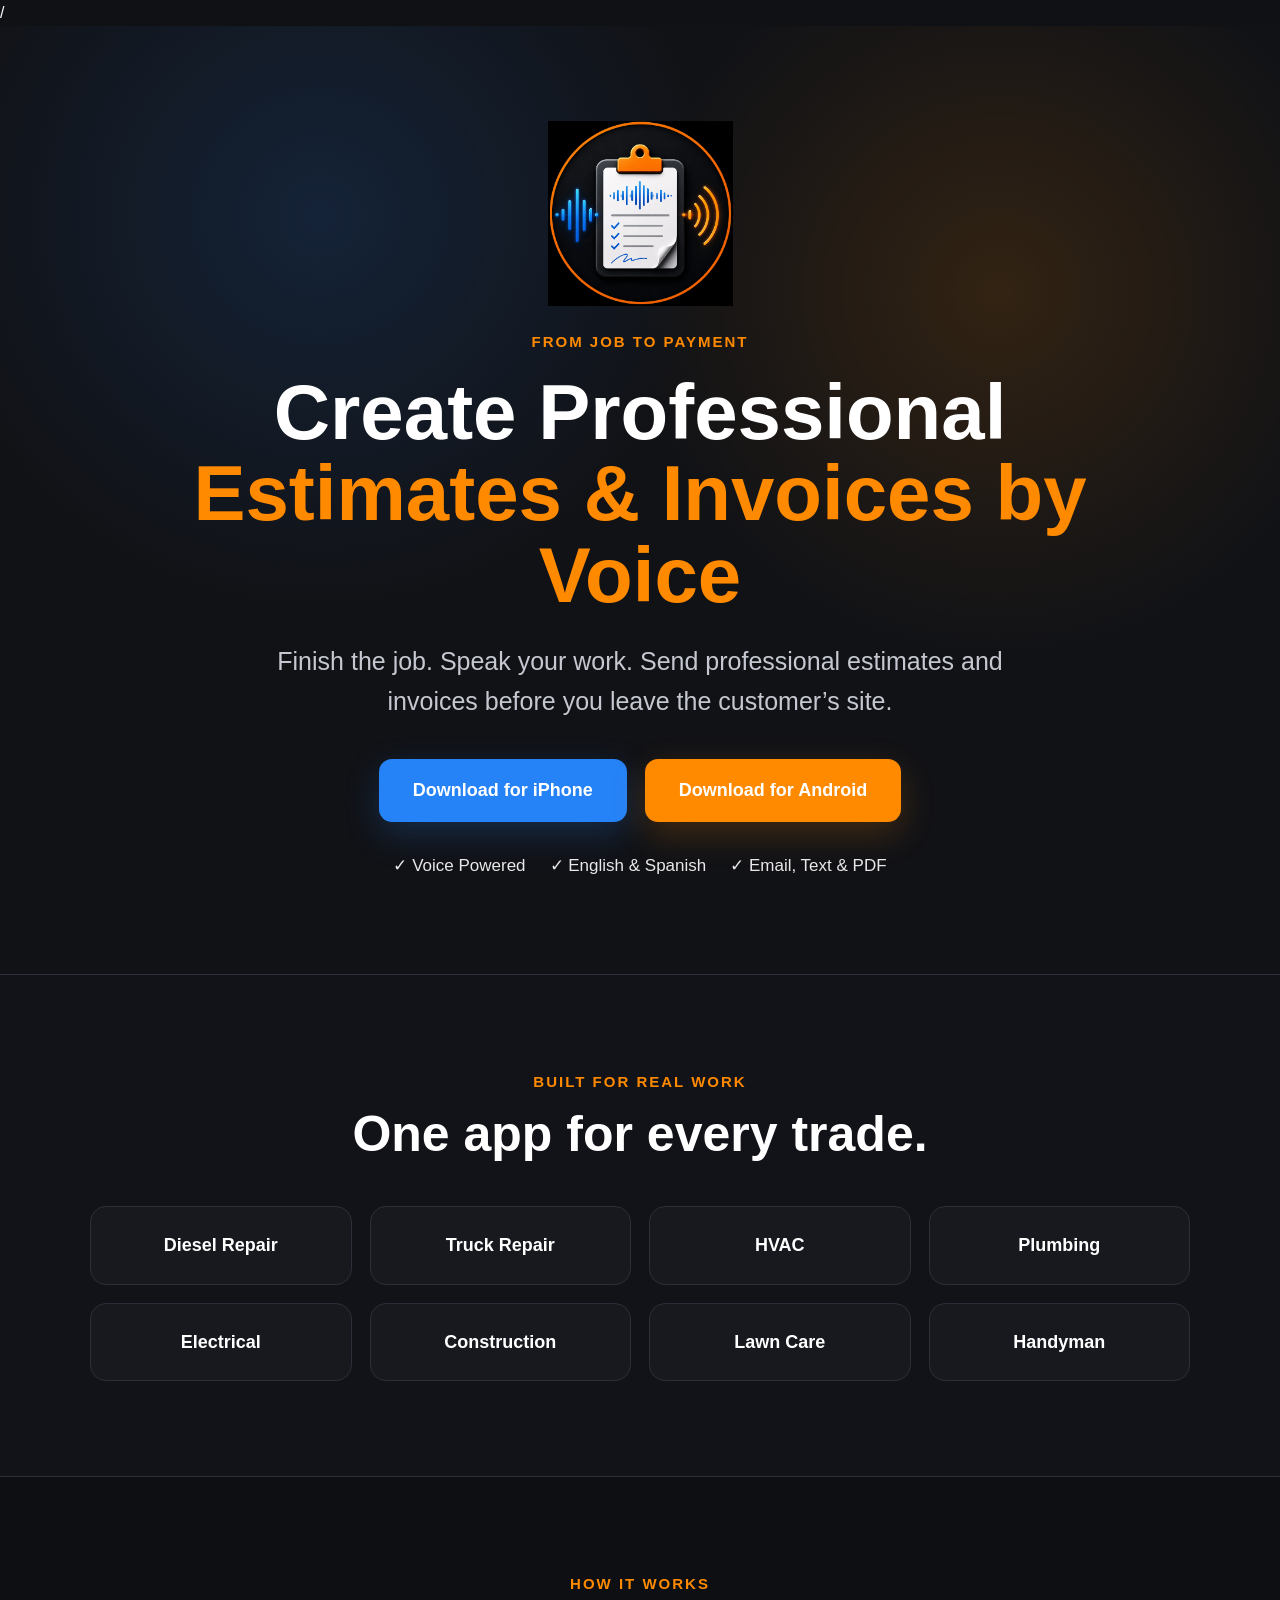
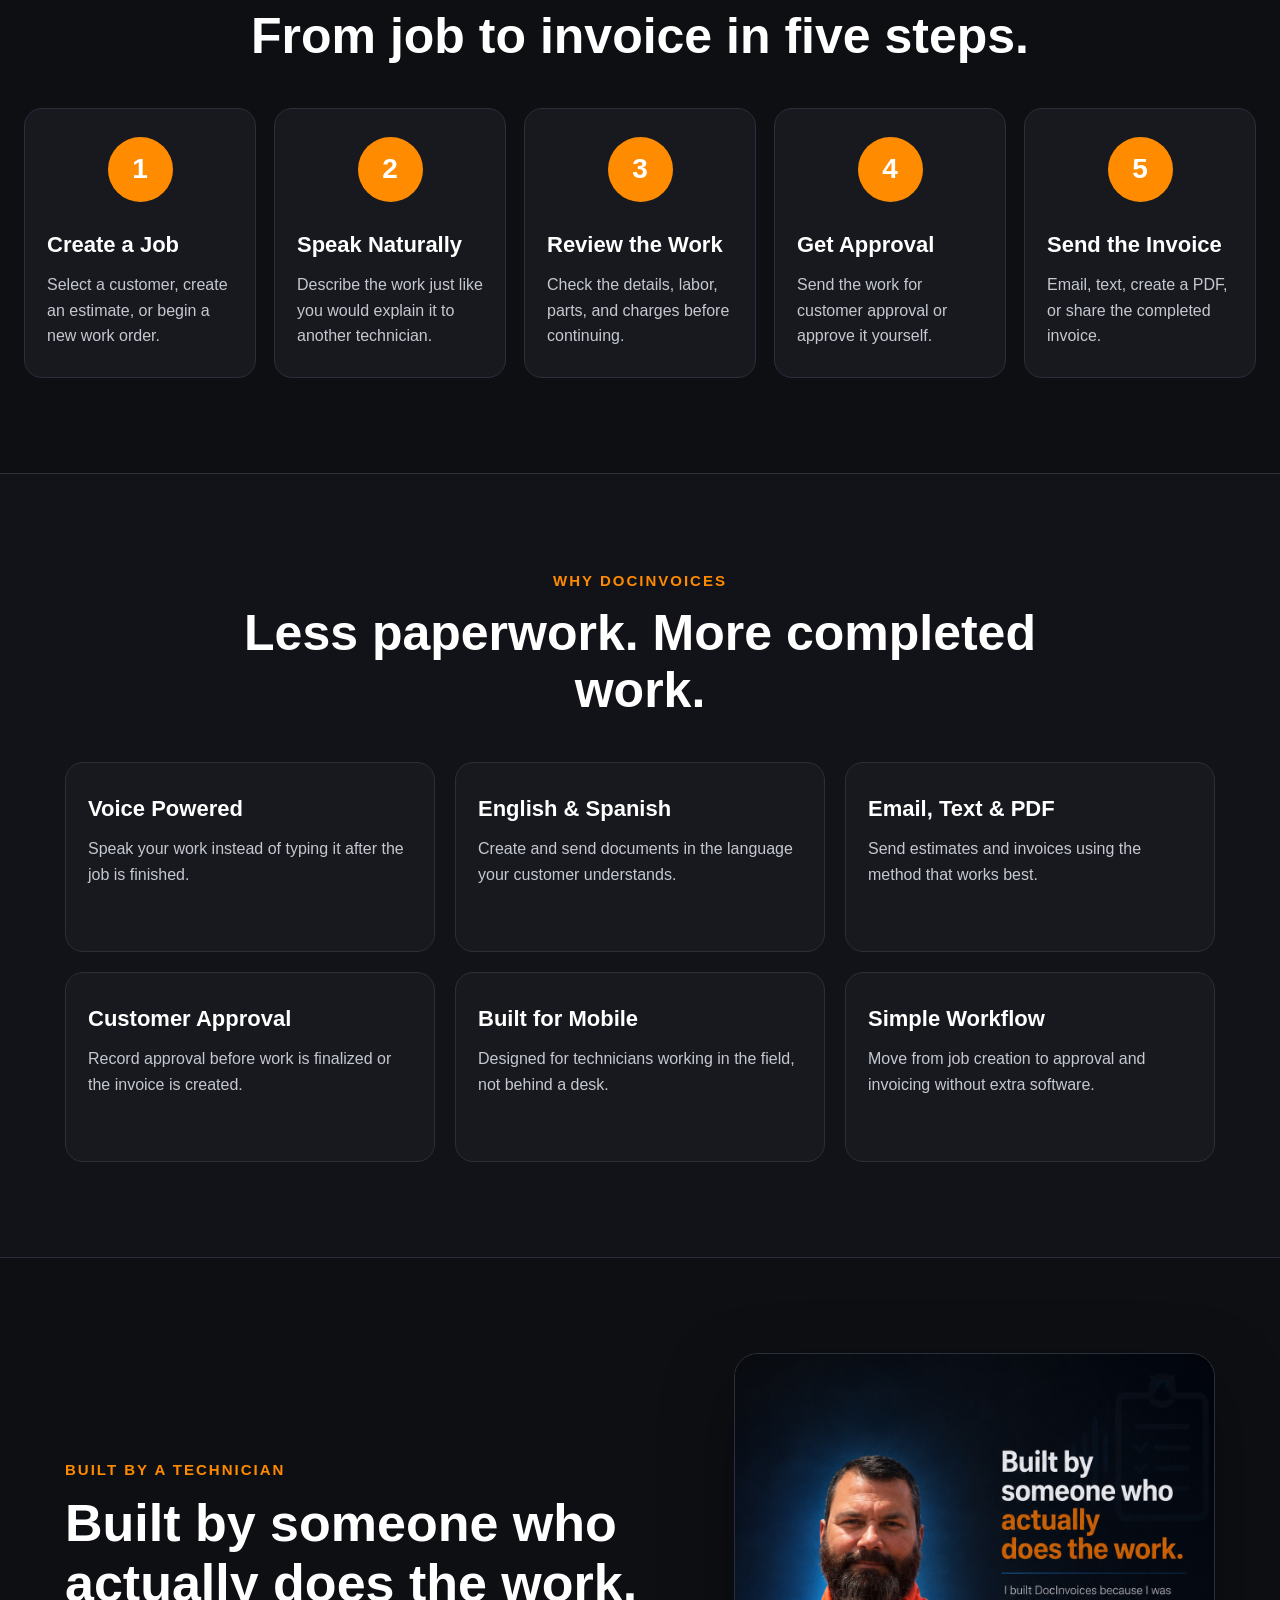
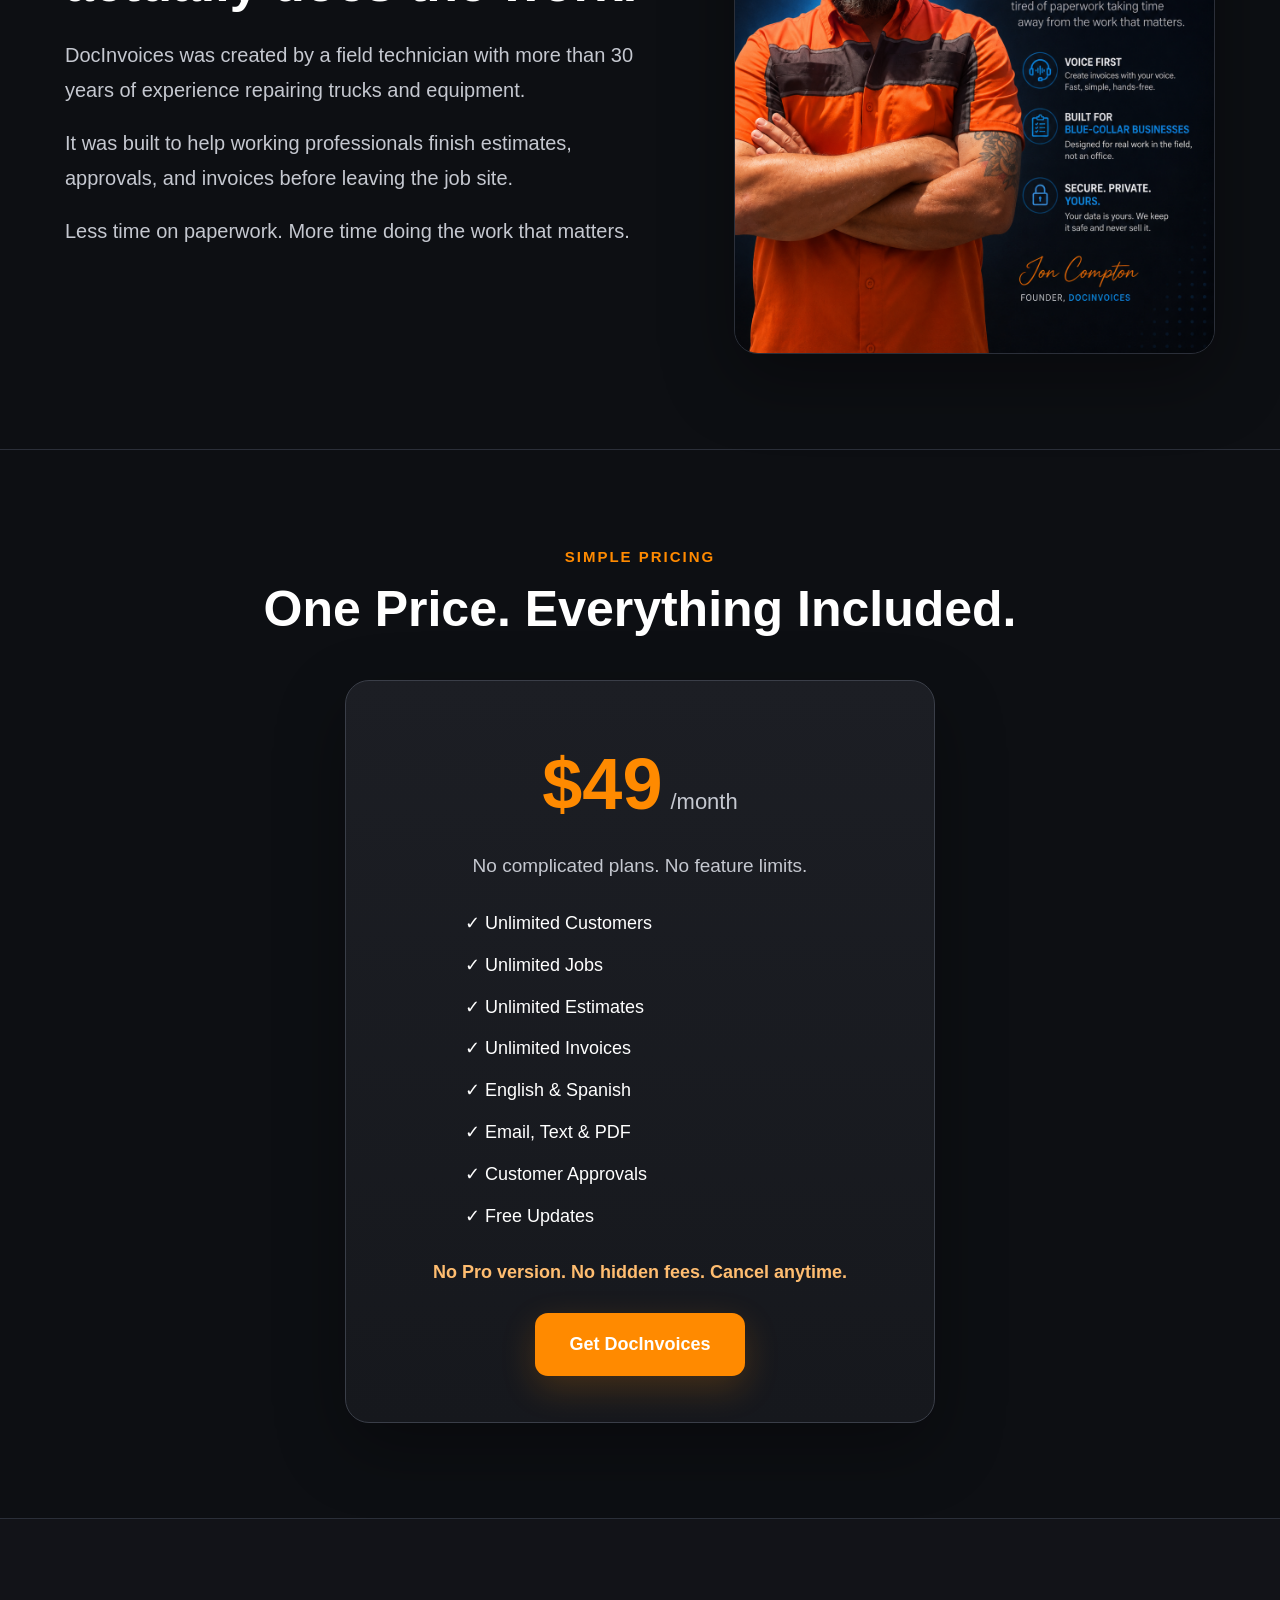
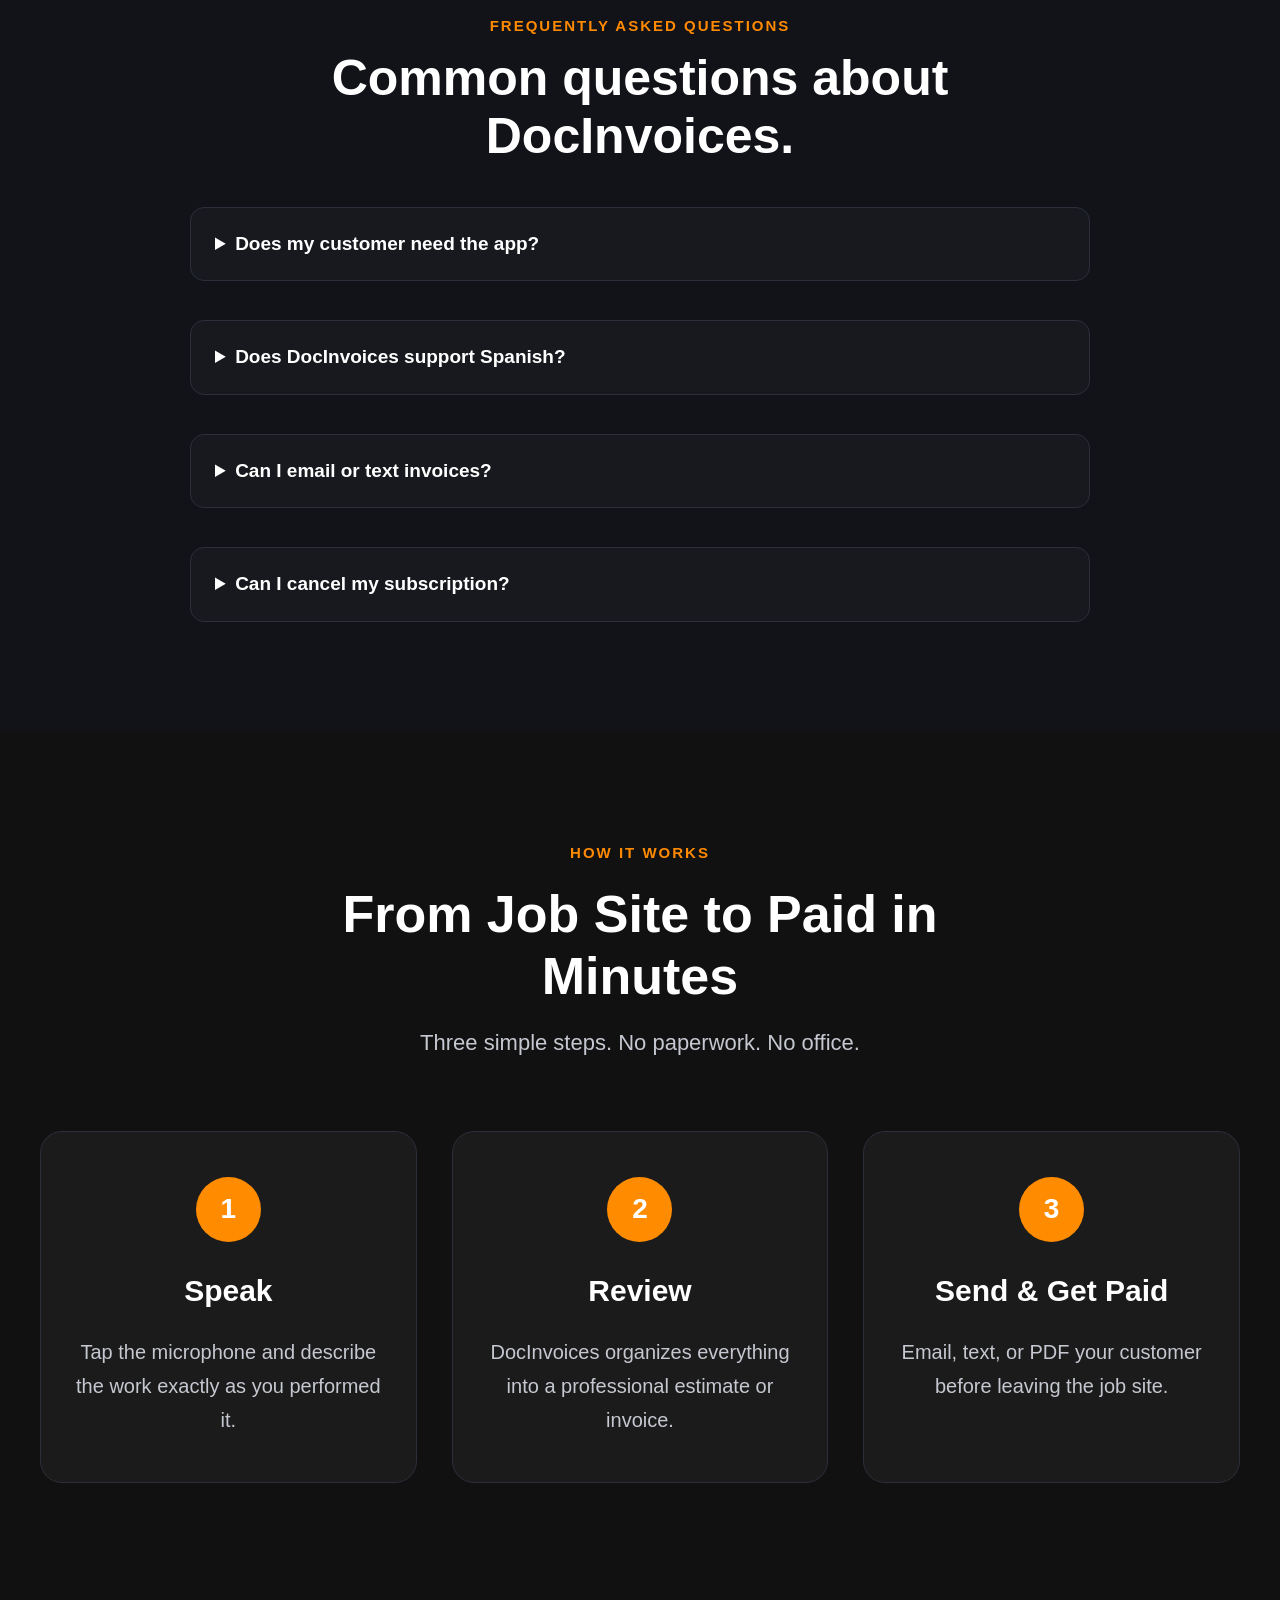
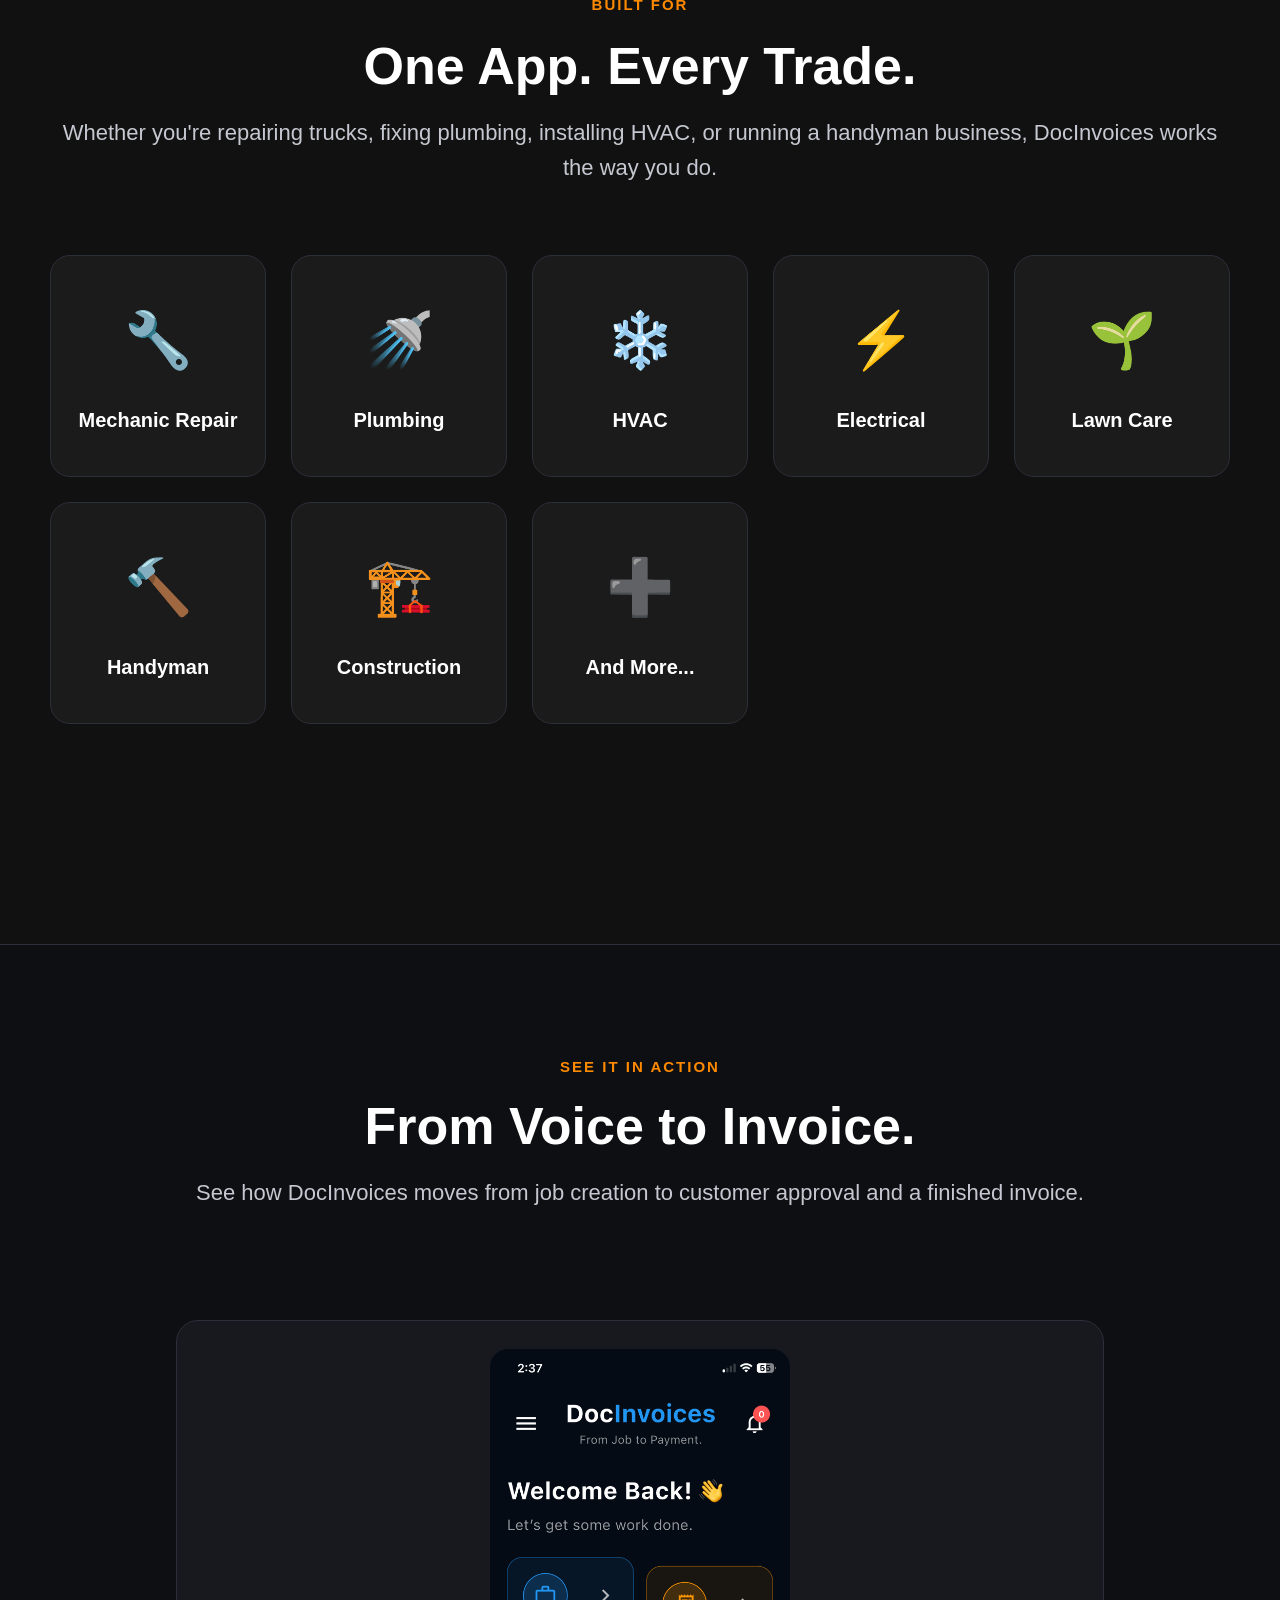
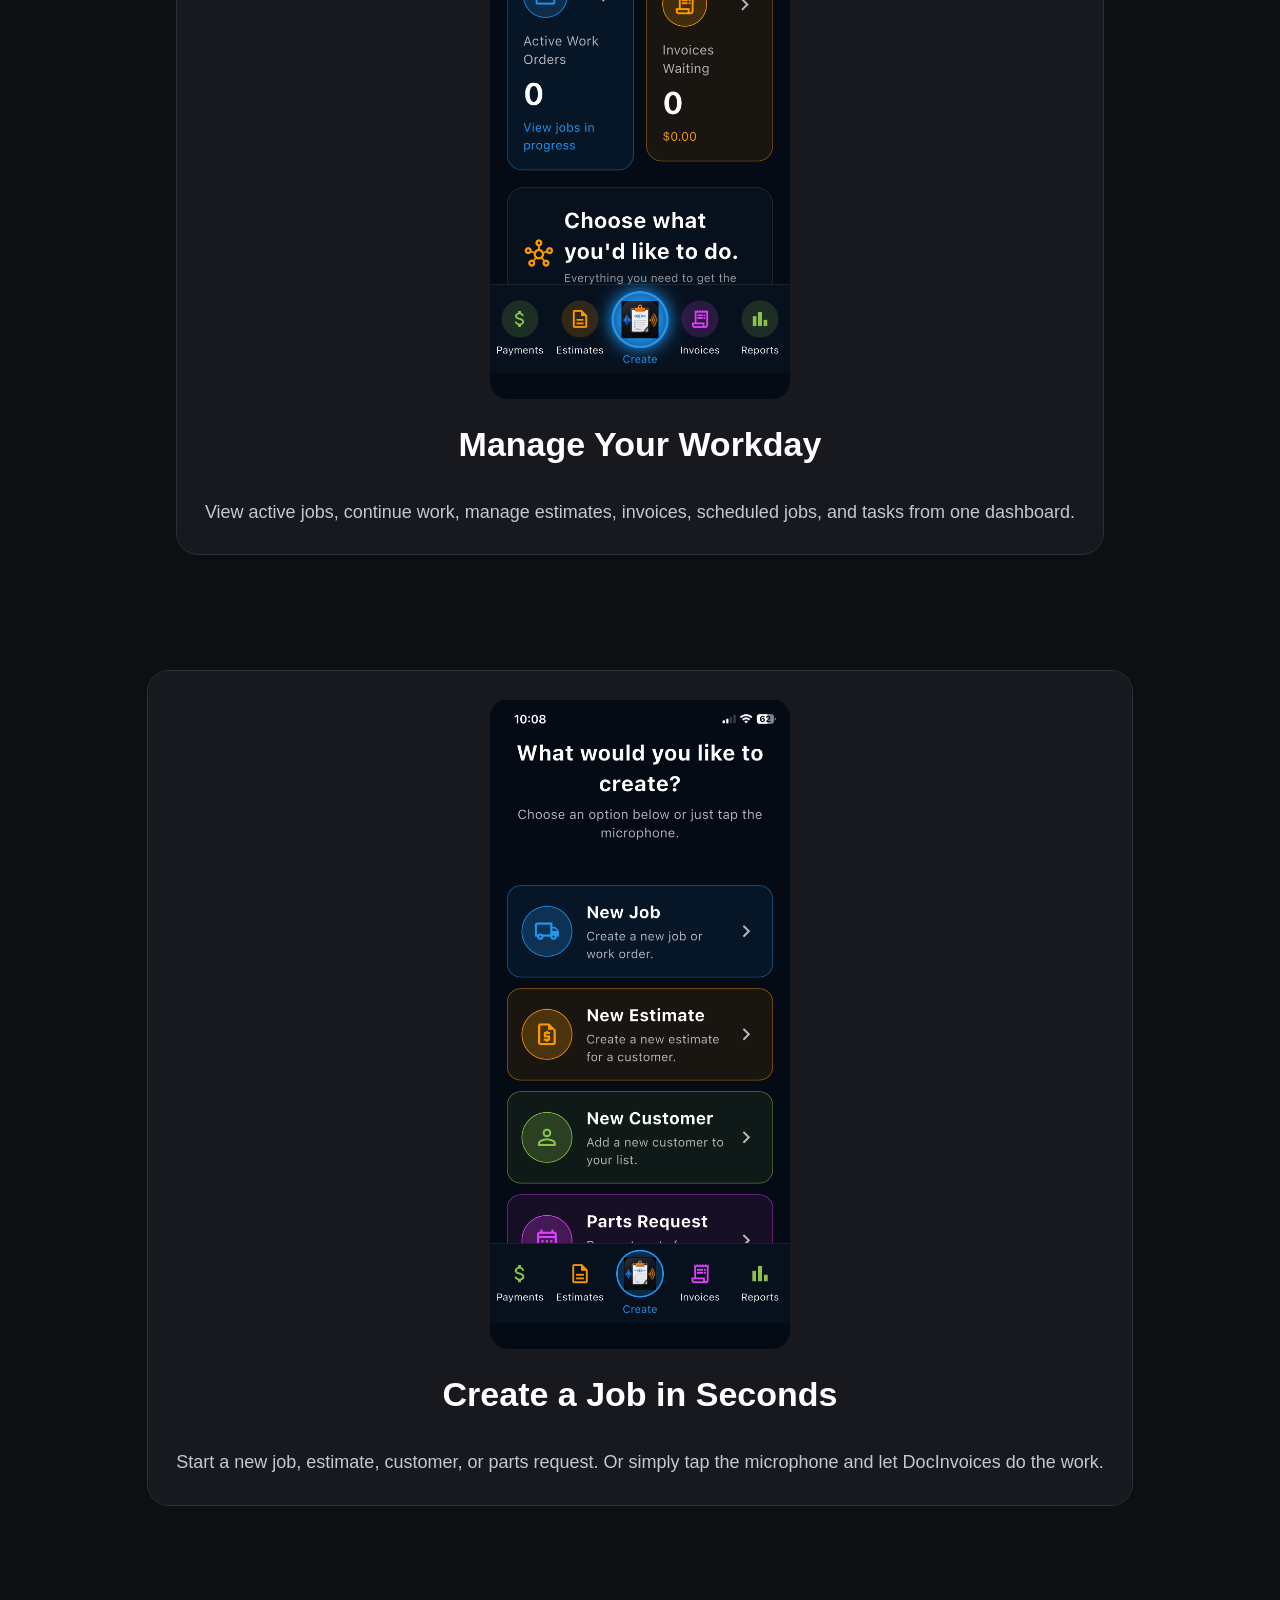
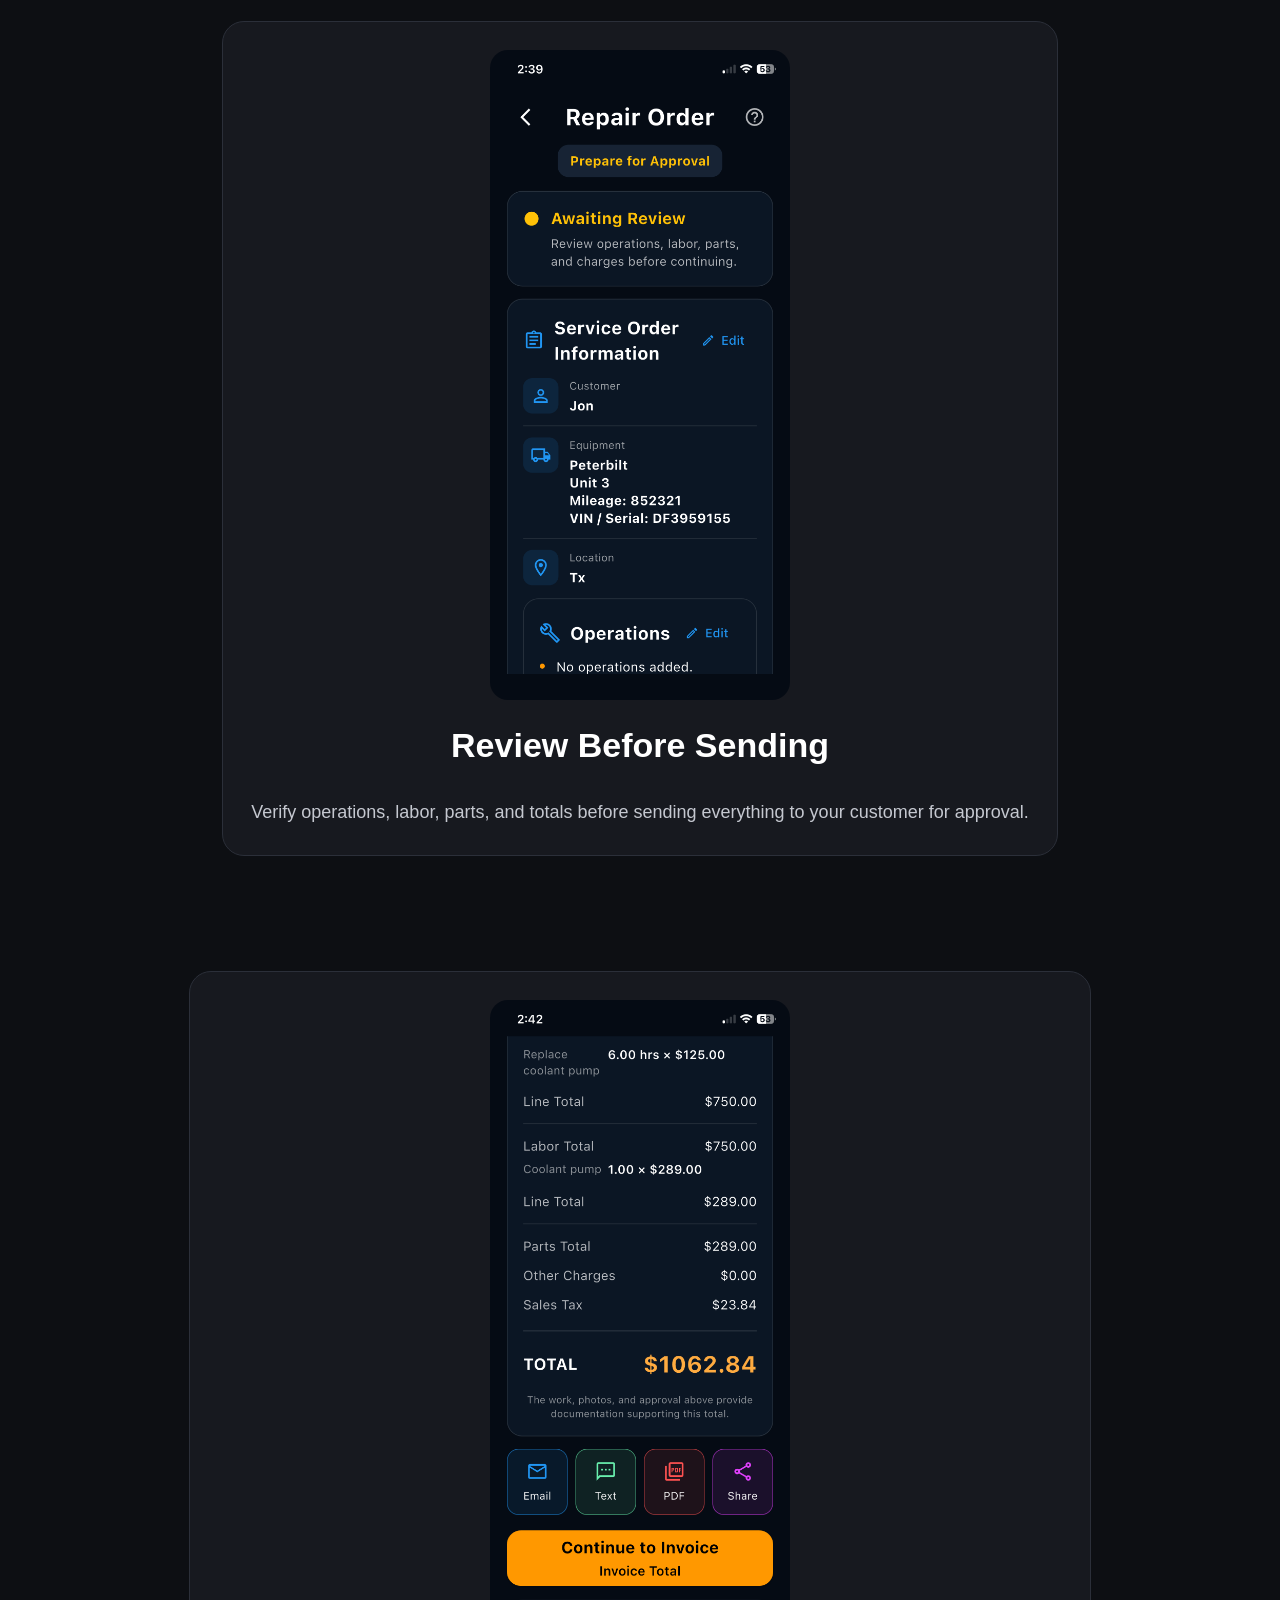
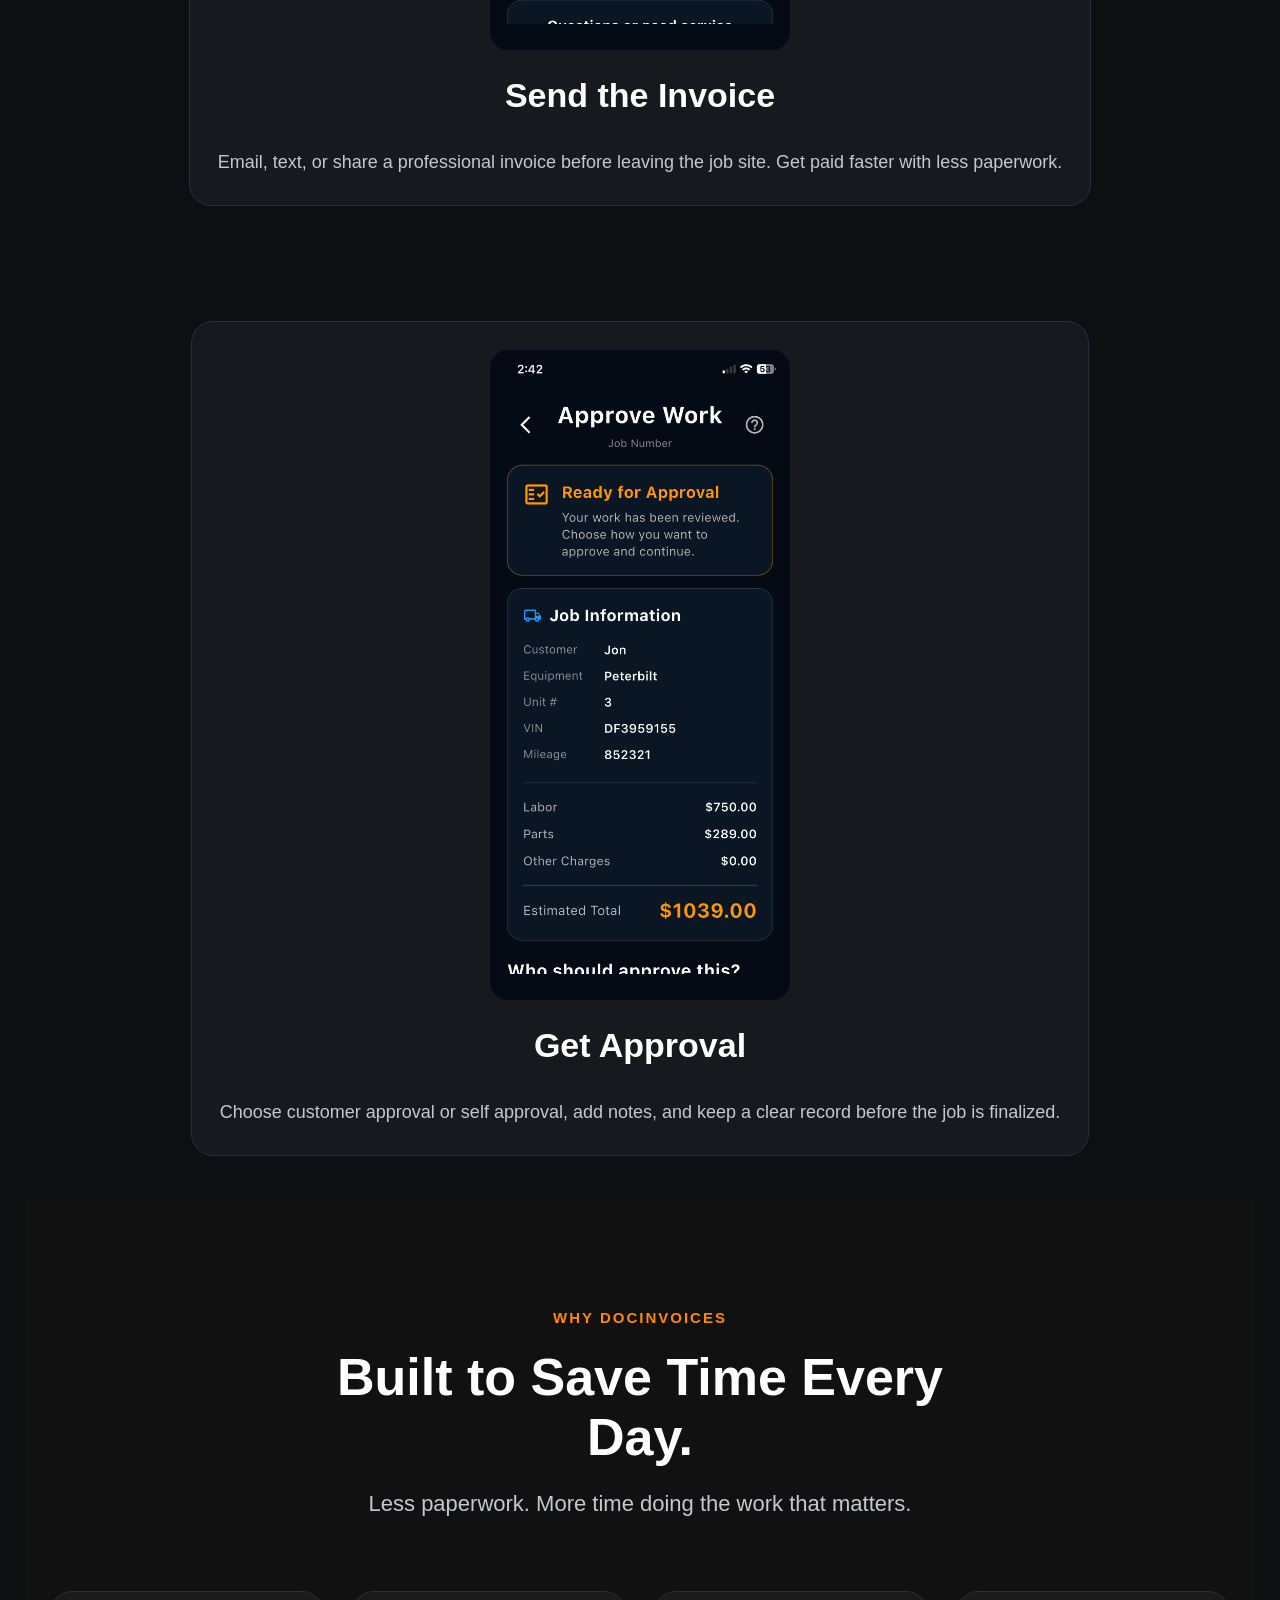
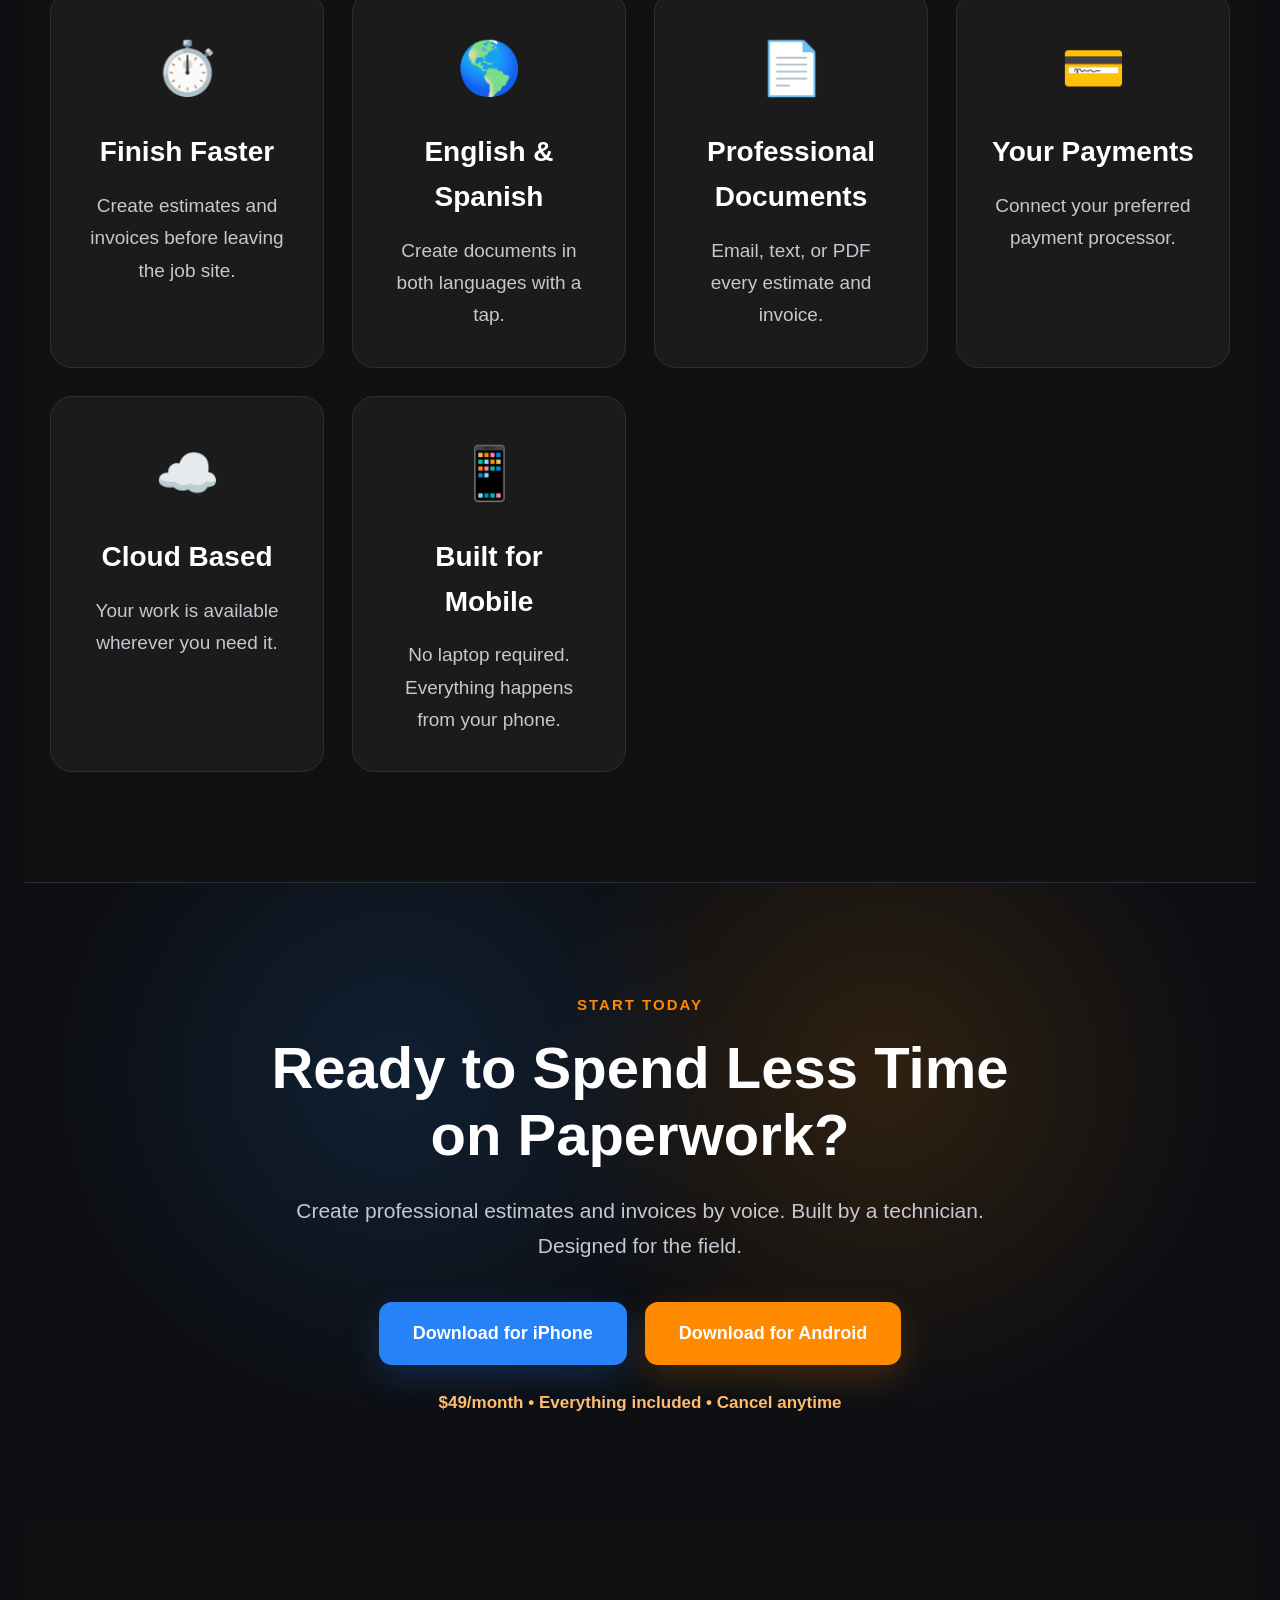
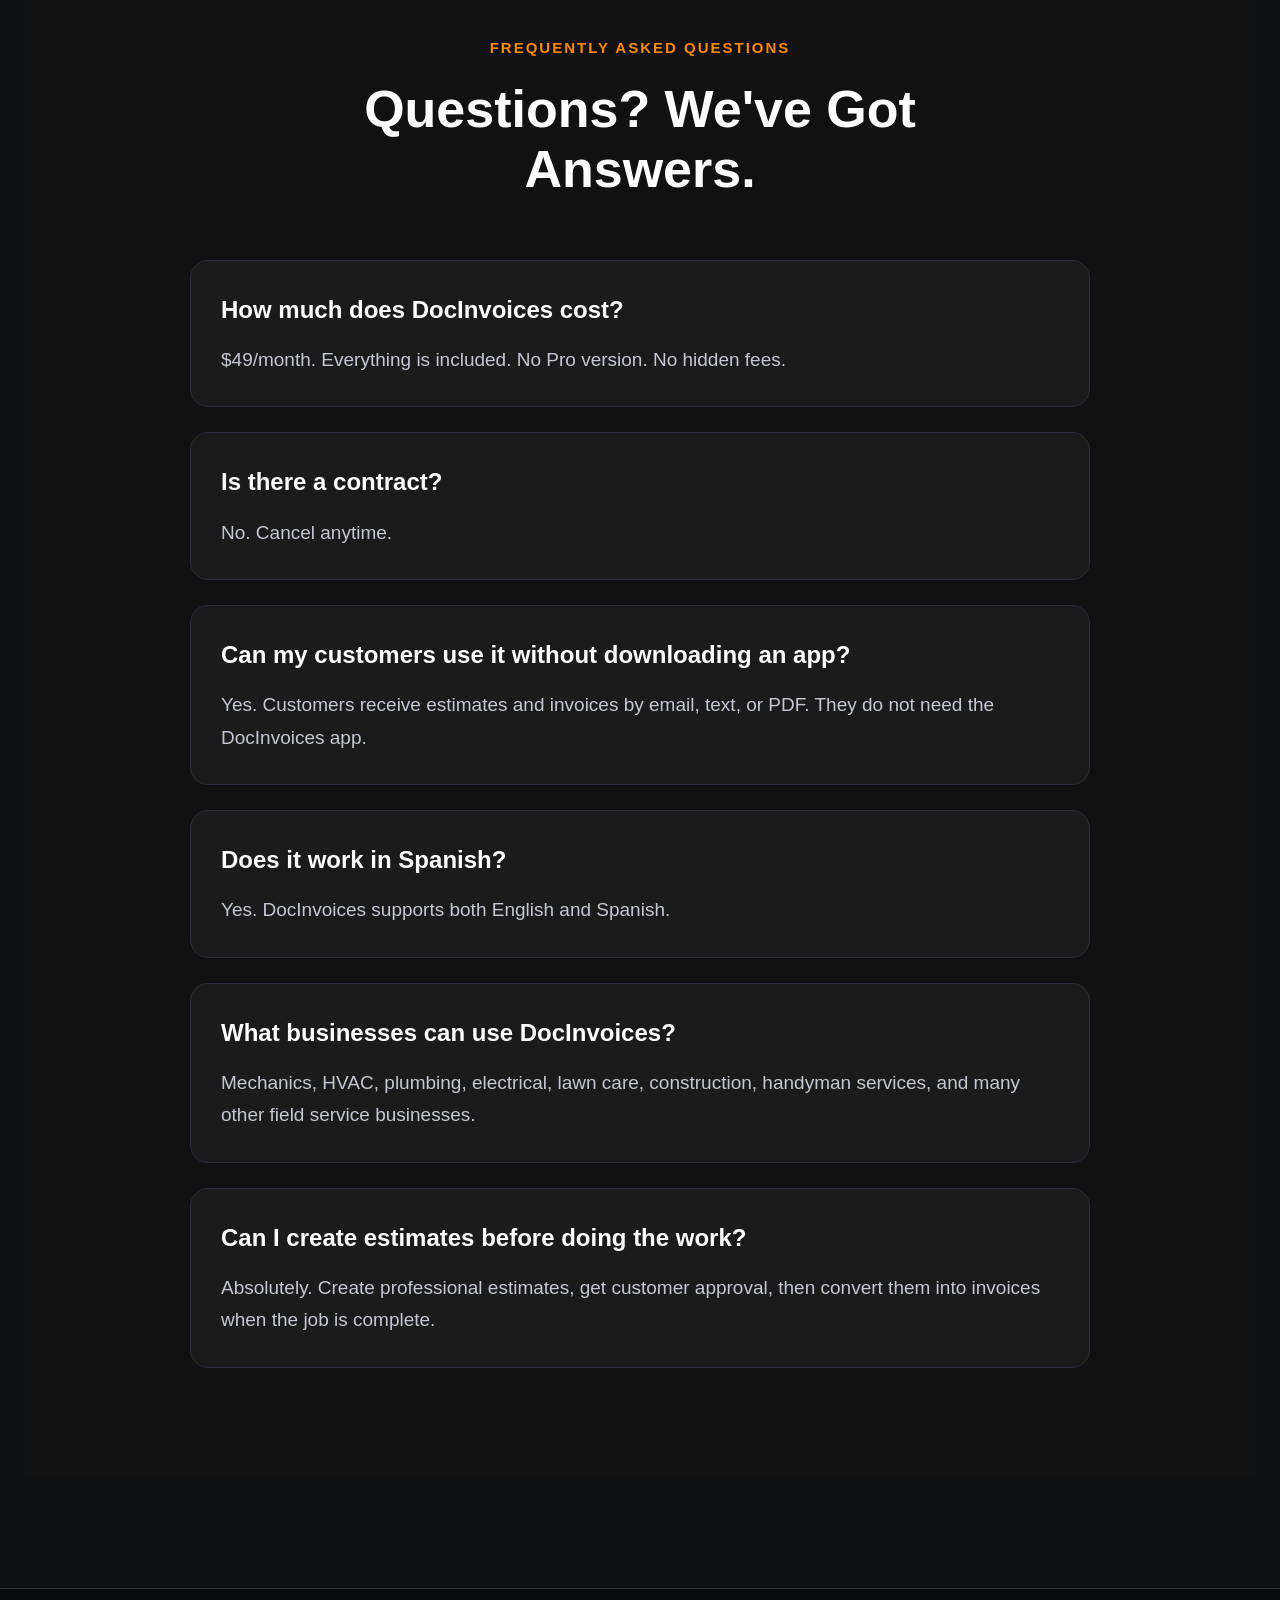
<file: index.html>
<!DOCTYPE html>
<html lang="en">
<head>
    <meta charset="UTF-8">/
    <meta name="viewport" content="width=device-width, initial-scale=1.0">

    <title>DocInvoices</title>

    <meta
        name="description"
        content="Create professional estimates and invoices by voice with DocInvoices."
    >

    <link rel="stylesheet" href="styles.css">
</head>

<body>

    <main>

        <section class="top-section">

            <img
                src="logo.png"
                alt="DocInvoices logo"
                class="logo"
            >

            <p class="eyebrow">
                From Job to Payment
            </p>

            <h1>
                Create Professional
                <span>Estimates &amp; Invoices by Voice</span>
            </h1>

            <p class="intro">
                Finish the job. Speak your work. Send professional estimates
                and invoices before you leave the customer’s site.
            </p>

            <div class="download-buttons">
                <a href="https://apps.apple.com/us/app/docinvoices/id6791276998" class="button iphone-button" target="_blank" rel="noopener noreferrer">
                    Download for iPhone
                </a>

                <a href="#" class="button android-button">
                    Download for Android
                </a>
            </div>

            <div class="top-benefits">
                <span>✓ Voice Powered</span>
                <span>✓ English &amp; Spanish</span>
                <span>✓ Email, Text &amp; PDF</span>
            </div>

        </section>


        <section class="trades-section">

            <p class="section-label">
                Built for Real Work
            </p>

            <h2>
                One app for every trade.
            </h2>

            <div class="trade-grid">
                <div>Diesel Repair</div>
                <div>Truck Repair</div>
                <div>HVAC</div>
                <div>Plumbing</div>
                <div>Electrical</div>
                <div>Construction</div>
                <div>Lawn Care</div>
                <div>Handyman</div>
            </div>

        </section>


        <section class="workflow-section">

            <p class="section-label">
                How It Works
            </p>

            <h2>
                From job to invoice in five steps.
            </h2>

            <div class="workflow-grid">

                <article class="workflow-card">
                    <span class="step-number">1</span>
                    <h3>Create a Job</h3>
                    <p>
                        Select a customer, create an estimate, or begin a new work order.
                    </p>
                </article>

                <article class="workflow-card">
                    <span class="step-number">2</span>
                    <h3>Speak Naturally</h3>
                    <p>
                        Describe the work just like you would explain it to another technician.
                    </p>
                </article>

                <article class="workflow-card">
                    <span class="step-number">3</span>
                    <h3>Review the Work</h3>
                    <p>
                        Check the details, labor, parts, and charges before continuing.
                    </p>
                </article>

                <article class="workflow-card">
                    <span class="step-number">4</span>
                    <h3>Get Approval</h3>
                    <p>
                        Send the work for customer approval or approve it yourself.
                    </p>
                </article>

                <article class="workflow-card">
                    <span class="step-number">5</span>
                    <h3>Send the Invoice</h3>
                    <p>
                        Email, text, create a PDF, or share the completed invoice.
                    </p>
                </article>

            </div>

        </section>


        <section class="features-section">

            <p class="section-label">
                Why DocInvoices
            </p>

            <h2>
                Less paperwork. More completed work.
            </h2>

            <div class="feature-grid">

                <article class="feature-card">
                    <h3>Voice Powered</h3>
                    <p>
                        Speak your work instead of typing it after the job is finished.
                    </p>
                </article>

                <article class="feature-card">
                    <h3>English &amp; Spanish</h3>
                    <p>
                        Create and send documents in the language your customer understands.
                    </p>
                </article>

                <article class="feature-card">
                    <h3>Email, Text &amp; PDF</h3>
                    <p>
                        Send estimates and invoices using the method that works best.
                    </p>
                </article>

                <article class="feature-card">
                    <h3>Customer Approval</h3>
                    <p>
                        Record approval before work is finalized or the invoice is created.
                    </p>
                </article>

                <article class="feature-card">
                    <h3>Built for Mobile</h3>
                    <p>
                        Designed for technicians working in the field, not behind a desk.
                    </p>
                </article>

                <article class="feature-card">
                    <h3>Simple Workflow</h3>
                    <p>
                        Move from job creation to approval and invoicing without extra software.
                    </p>
                </article>

            </div>

        </section>




<section class="founder-section">

    <div class="founder-content">

        <div class="founder-text">

            <p class="section-label">
                Built by a Technician
            </p>

            <h2>
                Built by someone who actually does the work.
            </h2>

            <p>
                DocInvoices was created by a field technician with more than
                30 years of experience repairing trucks and equipment.
            </p>

            <p>
                It was built to help working professionals finish estimates,
                approvals, and invoices before leaving the job site.
            </p>

            <p>
               Less time on paperwork. More time doing the work that matters.
            </p>

        </div>

        <div class="founder-image-wrap">

            <img
                src="founder.png"
                alt="Founder of DocInvoices"
                class="founder-image"
            >

        </div>


</section>
        <section class="pricing-section">

            <p class="section-label">
                Simple Pricing
            </p>

            <h2>
                One Price. Everything Included.
            </h2>

            <div class="pricing-card">

                <div class="price-row">
                    <span class="price-amount">$49</span>
                    <span class="price-period">/month</span>
                </div>

                <p class="pricing-intro">
                    No complicated plans. No feature limits.
                </p>

                <div class="pricing-list">
                    <span>✓ Unlimited Customers</span>
                    <span>✓ Unlimited Jobs</span>
                    <span>✓ Unlimited Estimates</span>
                    <span>✓ Unlimited Invoices</span>
                    <span>✓ English &amp; Spanish</span>
                    <span>✓ Email, Text &amp; PDF</span>
                    <span>✓ Customer Approvals</span>
                    <span>✓ Free Updates</span>
                </div>

                <p class="pricing-note">
                    No Pro version. No hidden fees. Cancel anytime.
                </p>

                <a href="https://apps.apple.com/us/app/docinvoices/id6791276998" class="button pricing-button" target="_blank" rel="noopener noreferrer">
                    Get DocInvoices
                </a>

            </div>

        </section>


        <section class="faq-section">

            <p class="section-label">
                Frequently Asked Questions
            </p>

            <h2>
                Common questions about DocInvoices.
            </h2>

            <div class="faq-list">

                <details>
                    <summary>Does my customer need the app?</summary>
                    <p>
                        No. Customers can receive estimates, invoices, PDFs,
                        messages, and approval requests without installing DocInvoices.
                    </p>
                </details>

                <details>
                    <summary>Does DocInvoices support Spanish?</summary>
                    <p>
                        Yes. DocInvoices supports English and Spanish workflows.
                    </p>
                </details>

                <details>
                    <summary>Can I email or text invoices?</summary>
                    <p>
                        Yes. Documents can be emailed, texted, shared, or created as PDFs.
                    </p>
                </details>

                <details>
                    <summary>Can I cancel my subscription?</summary>
                    <p>
                        Yes. The subscription may be canceled at any time.
                    </p>
                </details>

            </div>

        </section>

    </main>

<section class="how-it-works">

    <p class="section-label">
        HOW IT WORKS
    </p>

    <h2>
                            From Job Site to Paid in Minutes
    </h2>

    <p class="section-subtitle">
        Three simple steps. No paperwork. No office.
    </p>

    <div class="steps">

        <div class="step-card">
            <div class="step-number">1</div>

            <h3>Speak</h3>

            <p>
                Tap the microphone and describe the work exactly as you performed it.
            </p>
        </div>

        <div class="step-card">
            <div class="step-number">2</div>

            <h3>Review</h3>

            <p>
                DocInvoices organizes everything into a professional estimate or invoice.
            </p>
        </div>

        <div class="step-card">
            <div class="step-number">3</div>

            <h3>Send & Get Paid</h3>

            <p>
                Email, text, or PDF your customer before leaving the job site.
            </p>
        </div>

    </div>
<section class="industries">

    <p class="section-label">BUILT FOR</p>

    <h2>One App. Every Trade.</h2>

    <p class="section-subtitle">
        Whether you're repairing trucks, fixing plumbing, installing HVAC,
        or running a handyman business, DocInvoices works the way you do.
    </p>

    <div class="industry-grid">

        <div class="industry-card">
            🔧
            <span>Mechanic Repair</span>
        </div>

        <div class="industry-card">
            🚿
            <span>Plumbing</span>
        </div>

        <div class="industry-card">
            ❄️
            <span>HVAC</span>
        </div>

        <div class="industry-card">
            ⚡
            <span>Electrical</span>
        </div>

        <div class="industry-card">
            🌱
            <span>Lawn Care</span>
        </div>

        <div class="industry-card">
            🔨
            <span>Handyman</span>
        </div>

        <div class="industry-card">
            🏗️
            <span>Construction</span>
        </div>

        <div class="industry-card">
            ➕
            <span>And More...</span>
        </div>

    </div>

</section>


</section>
<section class="app-preview">

    <p class="section-label">SEE IT IN ACTION</p>

    <h2>From Voice to Invoice.</h2>

    <p class="section-subtitle">
        See how DocInvoices moves from job creation to customer approval and a finished invoice.
    </p>

    <div class="preview-grid">

        <article class="preview-card">
    <img src="dashboard.png" alt="DocInvoices dashboard">

    <h3>Manage Your Workday</h3>

    <p>
        View active jobs, continue work, manage estimates,
        invoices, scheduled jobs, and tasks from one dashboard.
    </p>
</article>

        <article class="preview-card">
    <img src="create.png" alt="Create a new service order">

    <h3>Create a Job in Seconds</h3>

    <p>
        Start a new job, estimate, customer, or parts request.
        Or simply tap the microphone and let DocInvoices do the work.
    </p>
</article>

        <article class="preview-card">
    <img src="prepareforapproval.png" alt="Review work before approval">

    <h3>Review Before Sending</h3>

    <p>
        Verify operations, labor, parts, and totals before sending
        everything to your customer for approval.
    </p>
</article>
<article class="preview-card">
    <img src="invoice-summary.png" alt="Professional invoice summary">

    <h3>Send the Invoice</h3>

    <p>
        Email, text, or share a professional invoice before leaving the job site.
        Get paid faster with less paperwork.
    </p>
</article>
        <article class="preview-card">
    <img src="approvework.png" alt="Customer approval options">

    <h3>Get Approval</h3>

    <p>
        Choose customer approval or self approval, add notes,
        and keep a clear record before the job is finalized.
    </p>
</article>

    </div>
<section class="why-docinvoices">

    <p class="section-label">
        WHY DOCINVOICES
    </p>

    <h2>
        Built to Save Time Every Day.
    </h2>

    <p class="section-subtitle">
        Less paperwork. More time doing the work that matters.
    </p>

    <div class="benefit-grid">

        <div class="benefit-card">
            ⏱️
            <h3>Finish Faster</h3>
            <p>Create estimates and invoices before leaving the job site.</p>
        </div>

        <div class="benefit-card">
            🌎
            <h3>English & Spanish</h3>
            <p>Create documents in both languages with a tap.</p>
        </div>

        <div class="benefit-card">
            📄
            <h3>Professional Documents</h3>
            <p>Email, text, or PDF every estimate and invoice.</p>
        </div>

        <div class="benefit-card">
            💳
            <h3>Your Payments</h3>
            <p>Connect your preferred payment processor.</p>
        </div>

        <div class="benefit-card">
            ☁️
            <h3>Cloud Based</h3>
            <p>Your work is available wherever you need it.</p>
        </div>

        <div class="benefit-card">
            📱
            <h3>Built for Mobile</h3>
            <p>No laptop required. Everything happens from your phone.</p>
        </div>

    </div>

</section>
<section class="final-cta">

    <p class="section-label">
        START TODAY
    </p>

    <h2>
        Ready to Spend Less Time on Paperwork?
    </h2>

    <p>
        Create professional estimates and invoices by voice.
        Built by a technician. Designed for the field.
    </p>

    <div class="download-buttons">
        <a href="https://apps.apple.com/us/app/docinvoices/id6791276998" class="button iphone-button" target="_blank" rel="noopener noreferrer">
            Download for iPhone
        </a>

        <a href="#" class="button android-button">
            Download for Android
        </a>
    </div>

    <p class="cta-note">
        $49/month • Everything included • Cancel anytime
    </p>

</section>
<section class="faq">

    <p class="section-label">FREQUENTLY ASKED QUESTIONS</p>

    <h2>Questions? We've Got Answers.</h2>

    <div class="faq-list">

        <div class="faq-item">
            <h3>How much does DocInvoices cost?</h3>
            <p>$49/month. Everything is included. No Pro version. No hidden fees.</p>
        </div>

        <div class="faq-item">
            <h3>Is there a contract?</h3>
            <p>No. Cancel anytime.</p>
        </div>

        <div class="faq-item">
            <h3>Can my customers use it without downloading an app?</h3>
            <p>Yes. Customers receive estimates and invoices by email, text, or PDF. They do not need the DocInvoices app.</p>
        </div>

        <div class="faq-item">
            <h3>Does it work in Spanish?</h3>
            <p>Yes. DocInvoices supports both English and Spanish.</p>
        </div>

        <div class="faq-item">
            <h3>What businesses can use DocInvoices?</h3>
            <p>Mechanics, HVAC, plumbing, electrical, lawn care, construction, handyman services, and many other field service businesses.</p>
        </div>

        <div class="faq-item">
            <h3>Can I create estimates before doing the work?</h3>
            <p>Absolutely. Create professional estimates, get customer approval, then convert them into invoices when the job is complete.</p>
        </div>

    </div>

</section>
</section>
    <footer>

        <div class="footer-links">
            <a href="privacy.html">Privacy</a>
            <a href="terms.html">Terms</a>
            <a href="support.html">Support</a>
            <a href="delete-account.html">Delete Account</a>
        </div>

        <p>
            © 2026 DocInvoices
        </p>

    </footer>

</body>
</html>
</file>
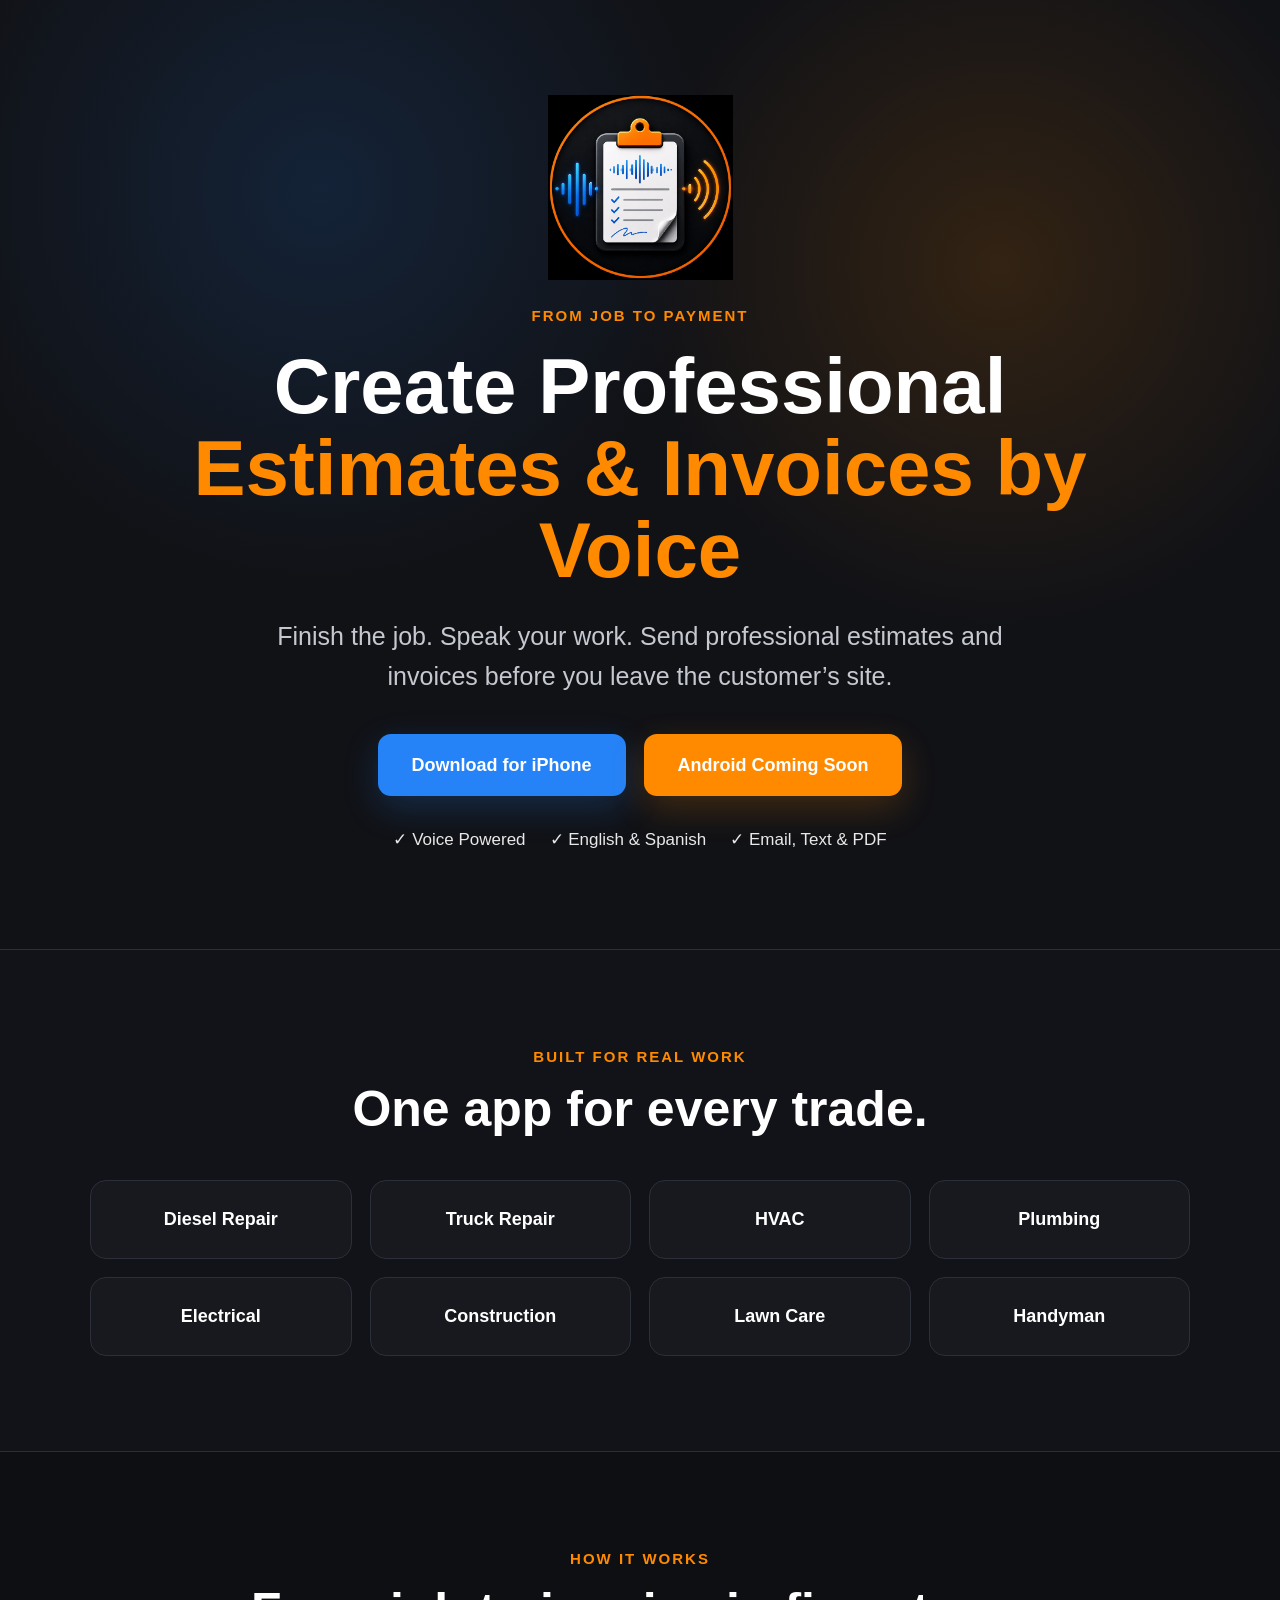
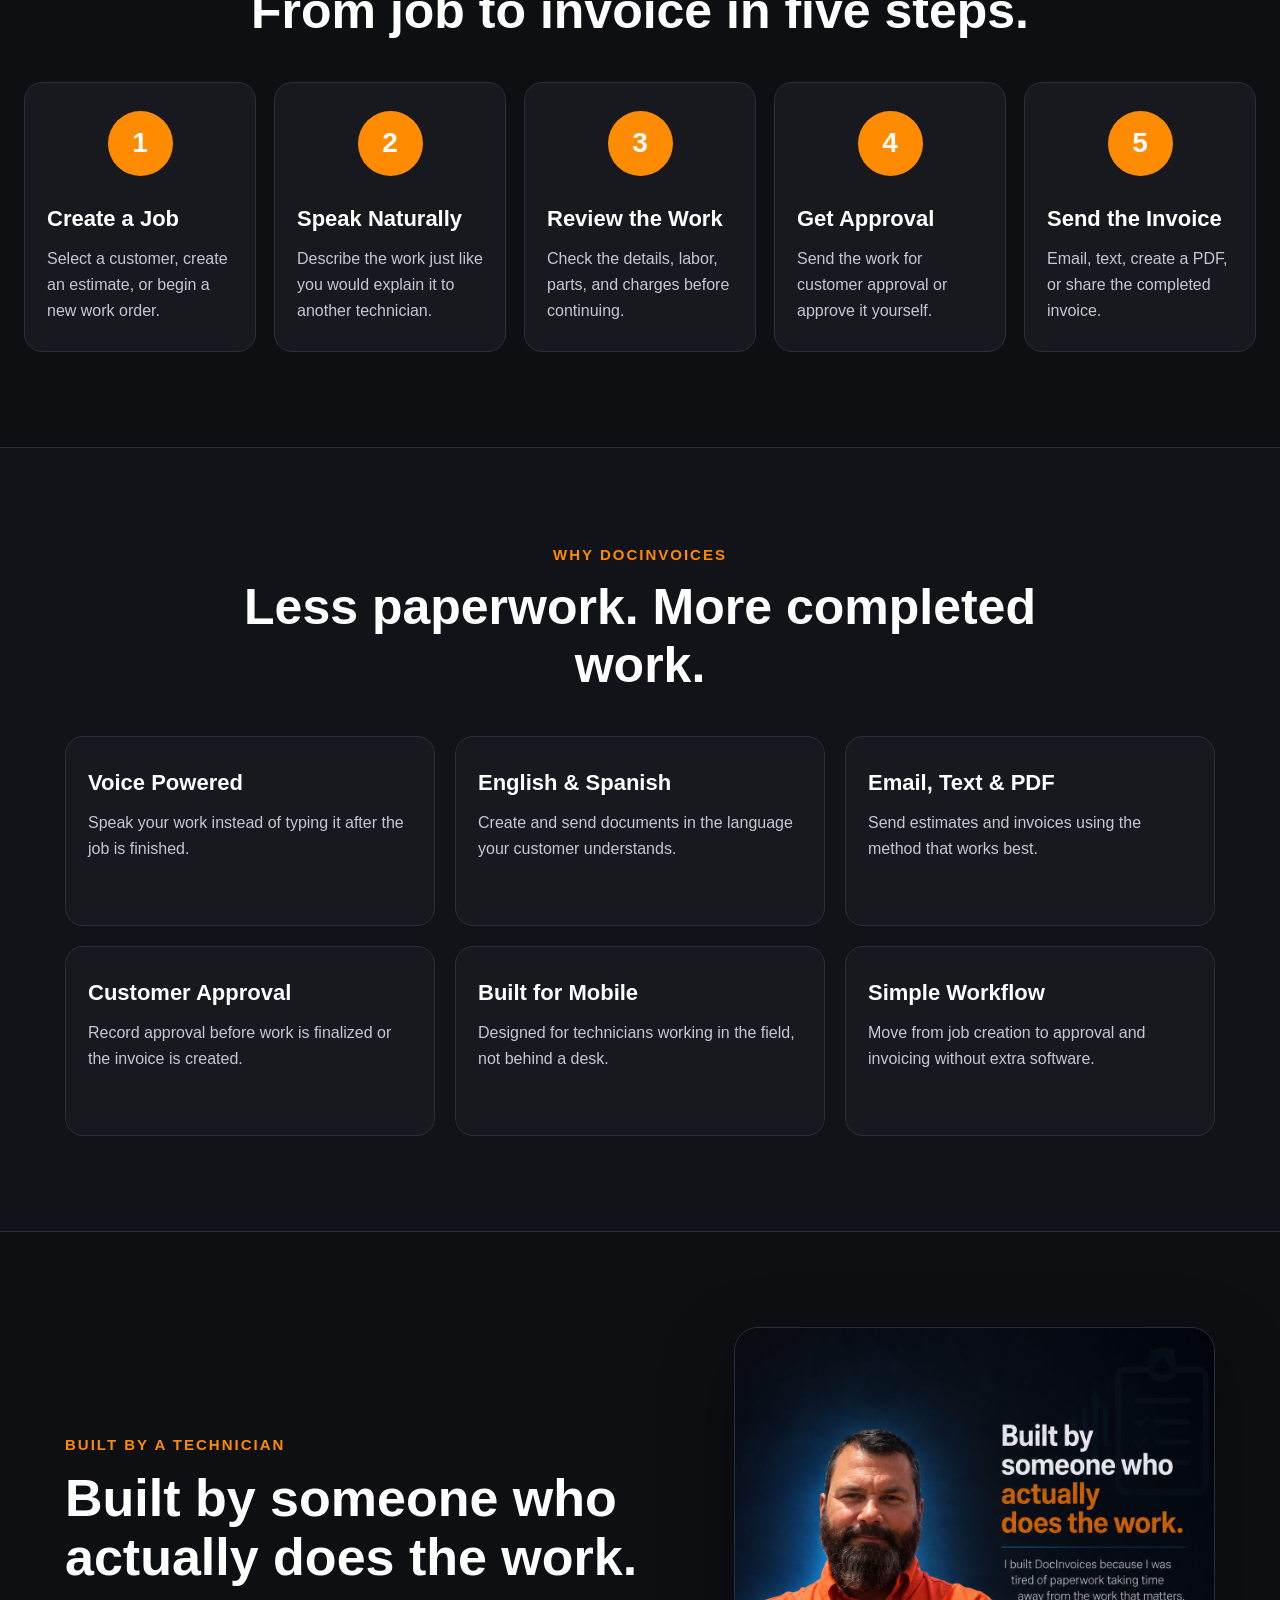
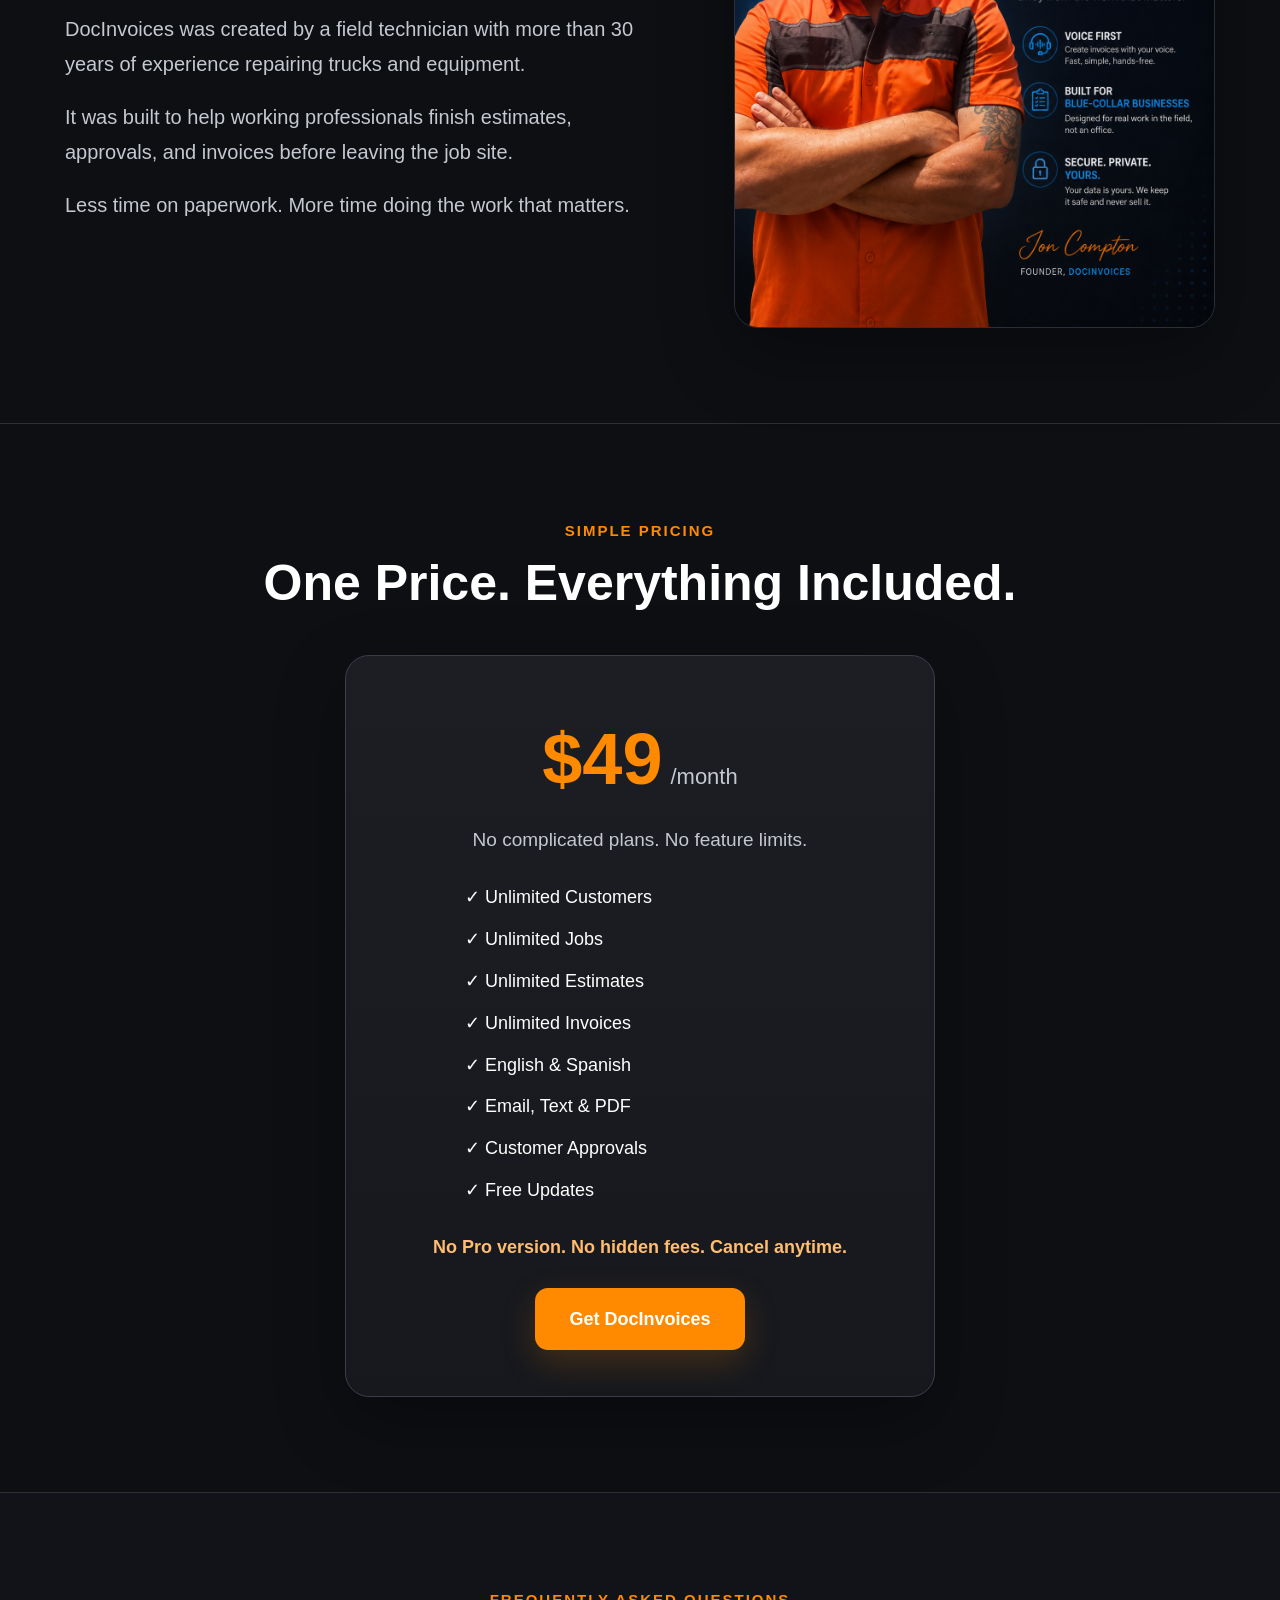
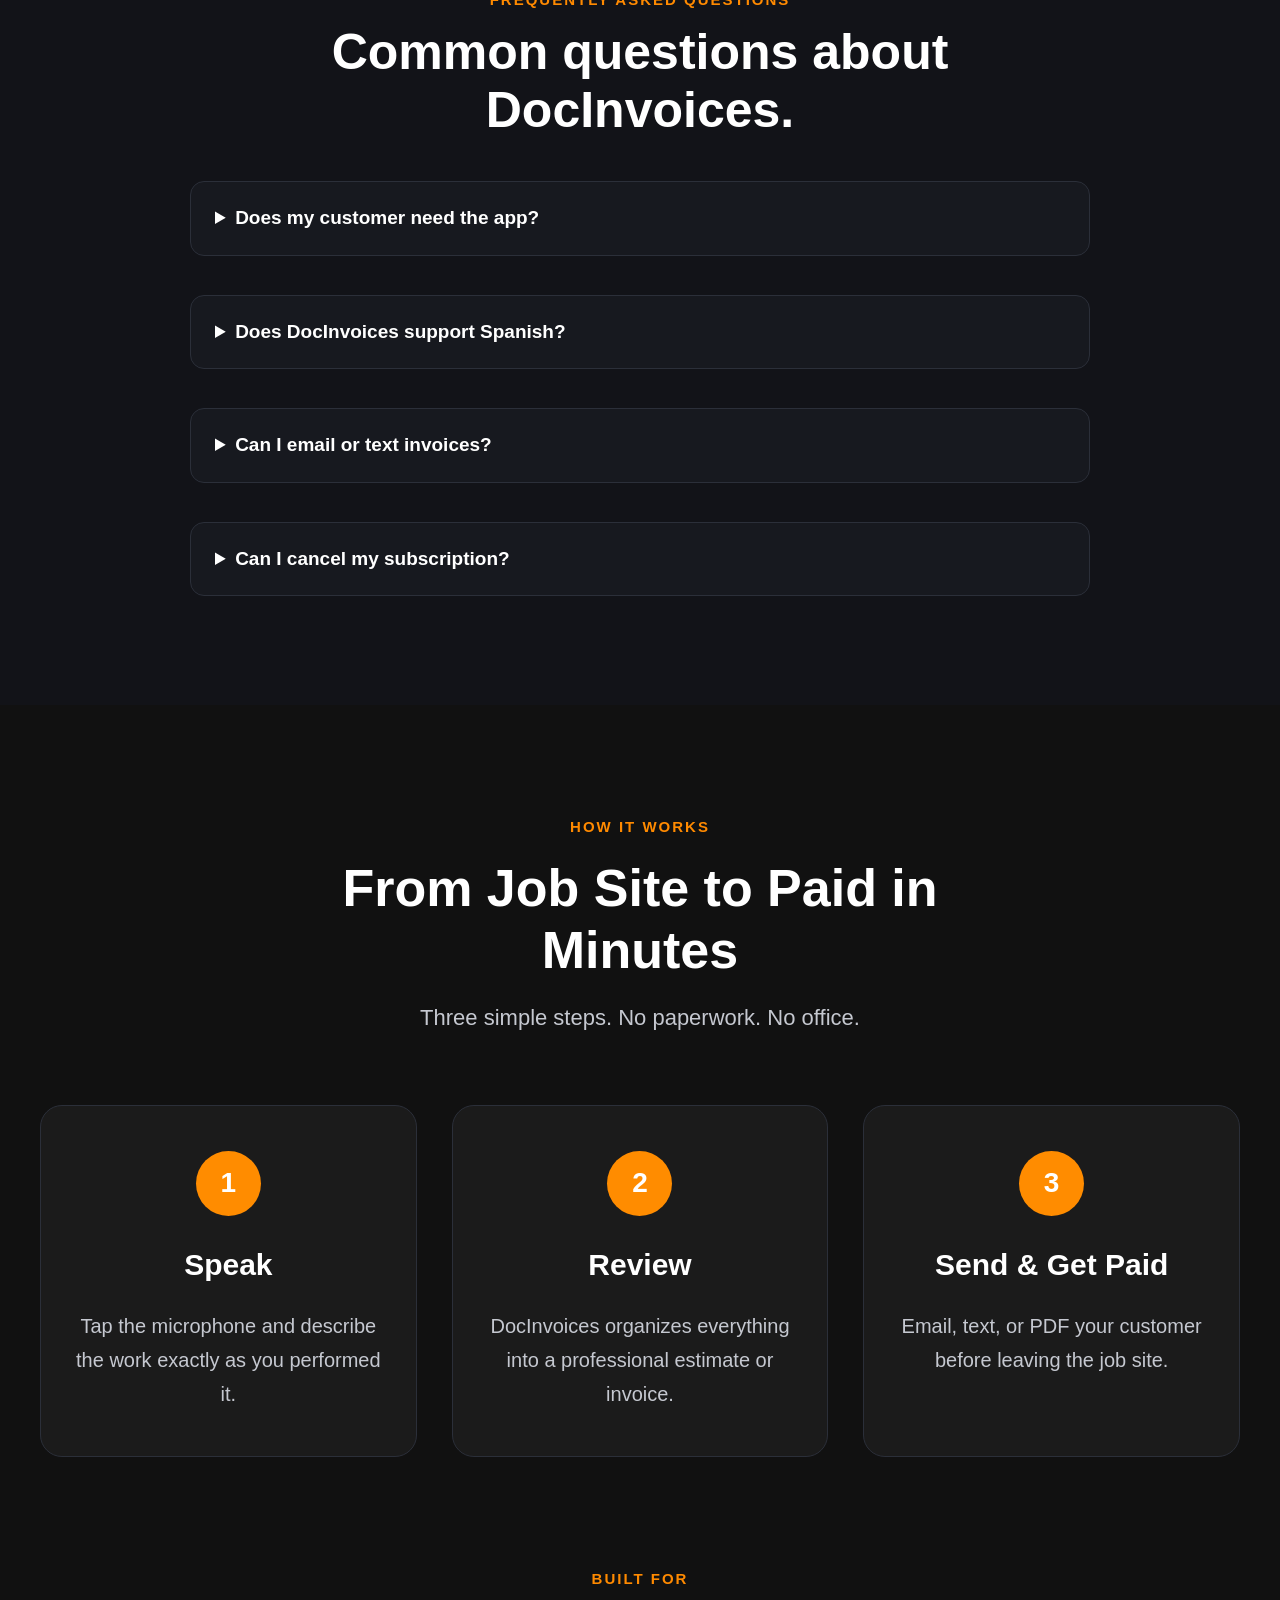
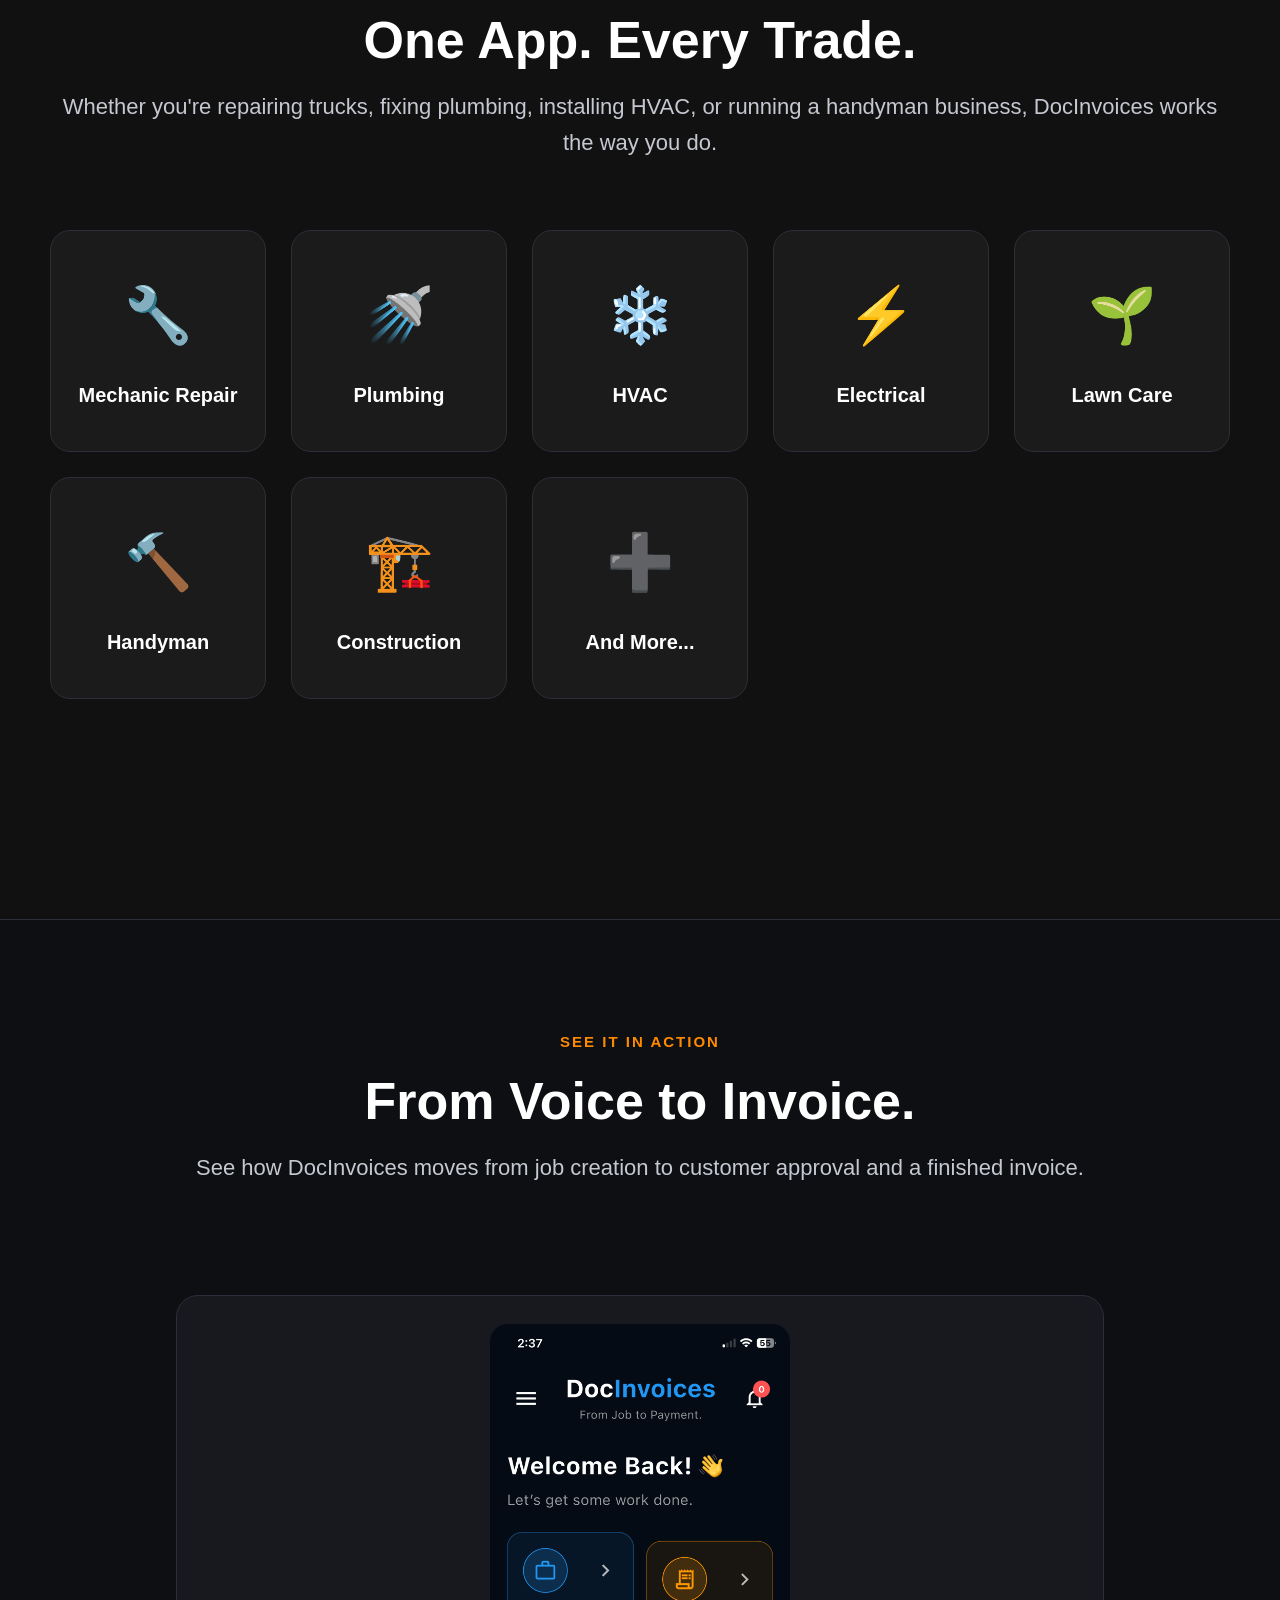
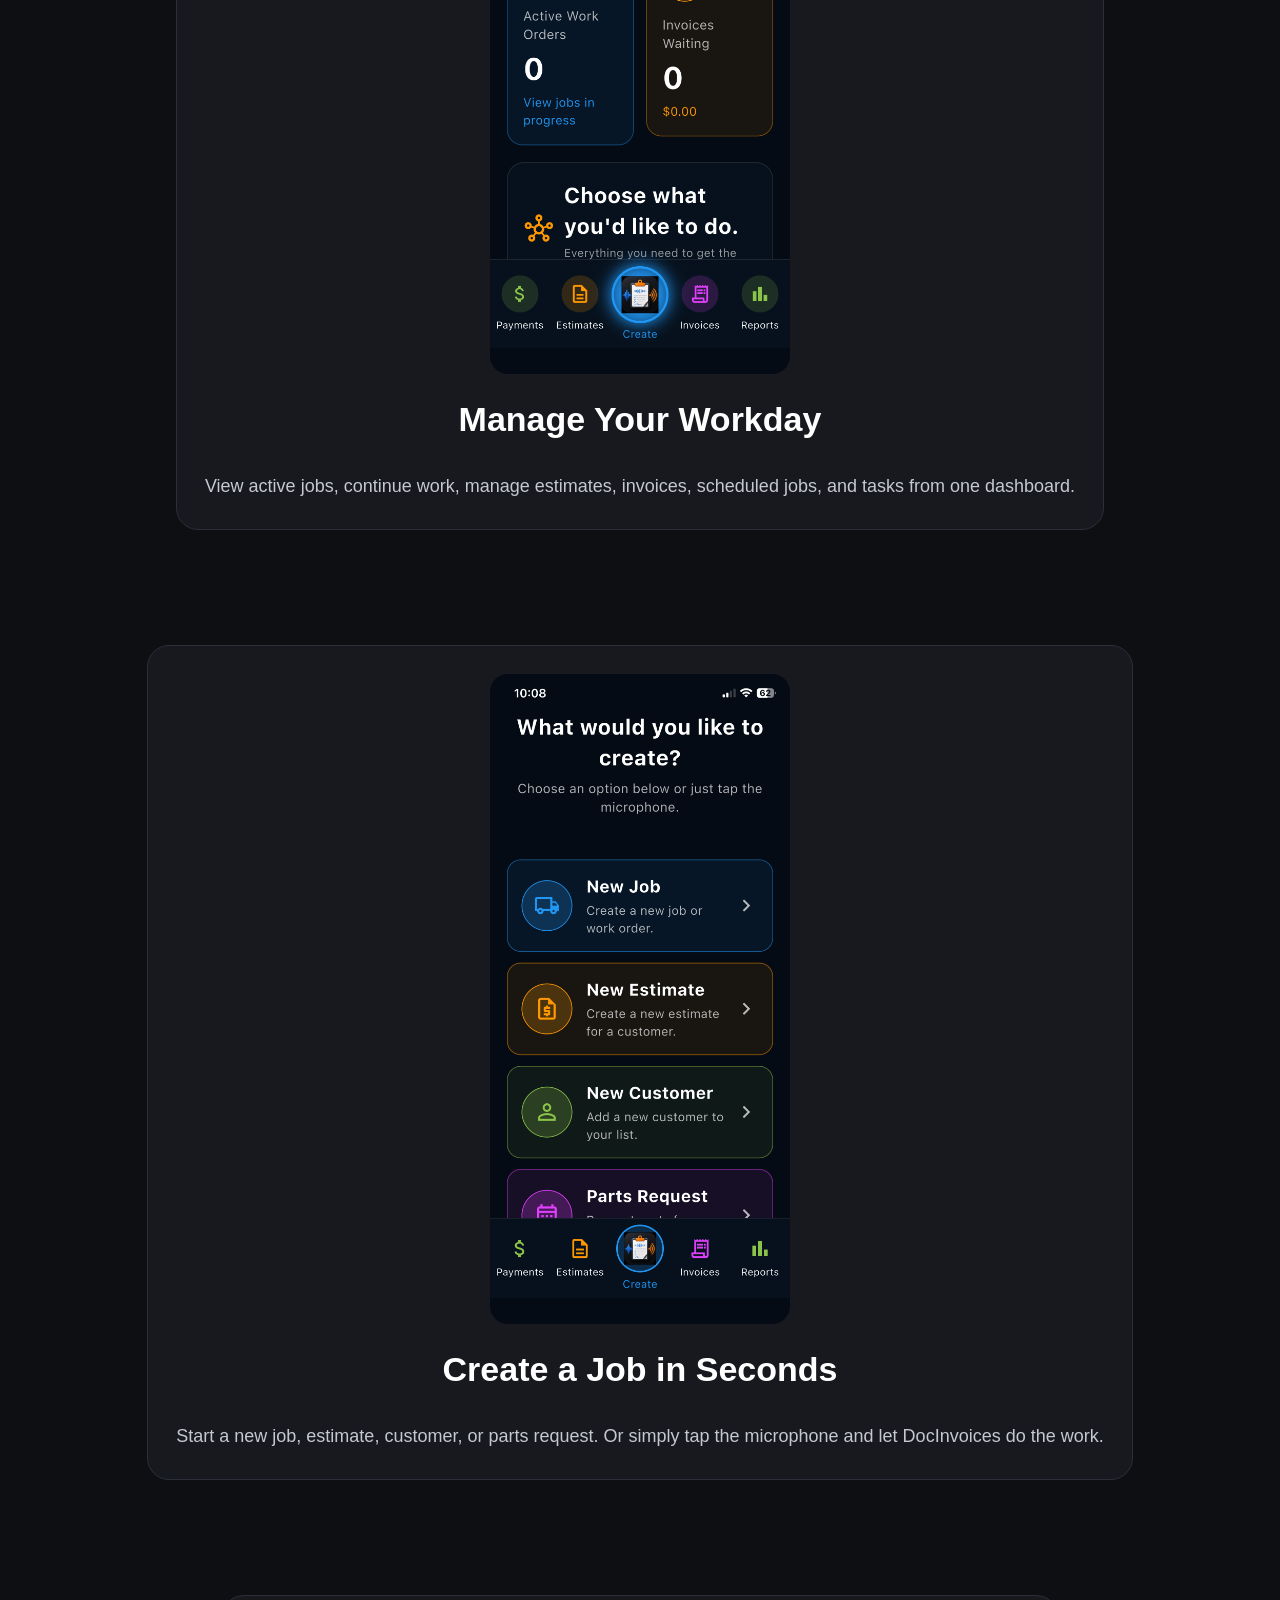
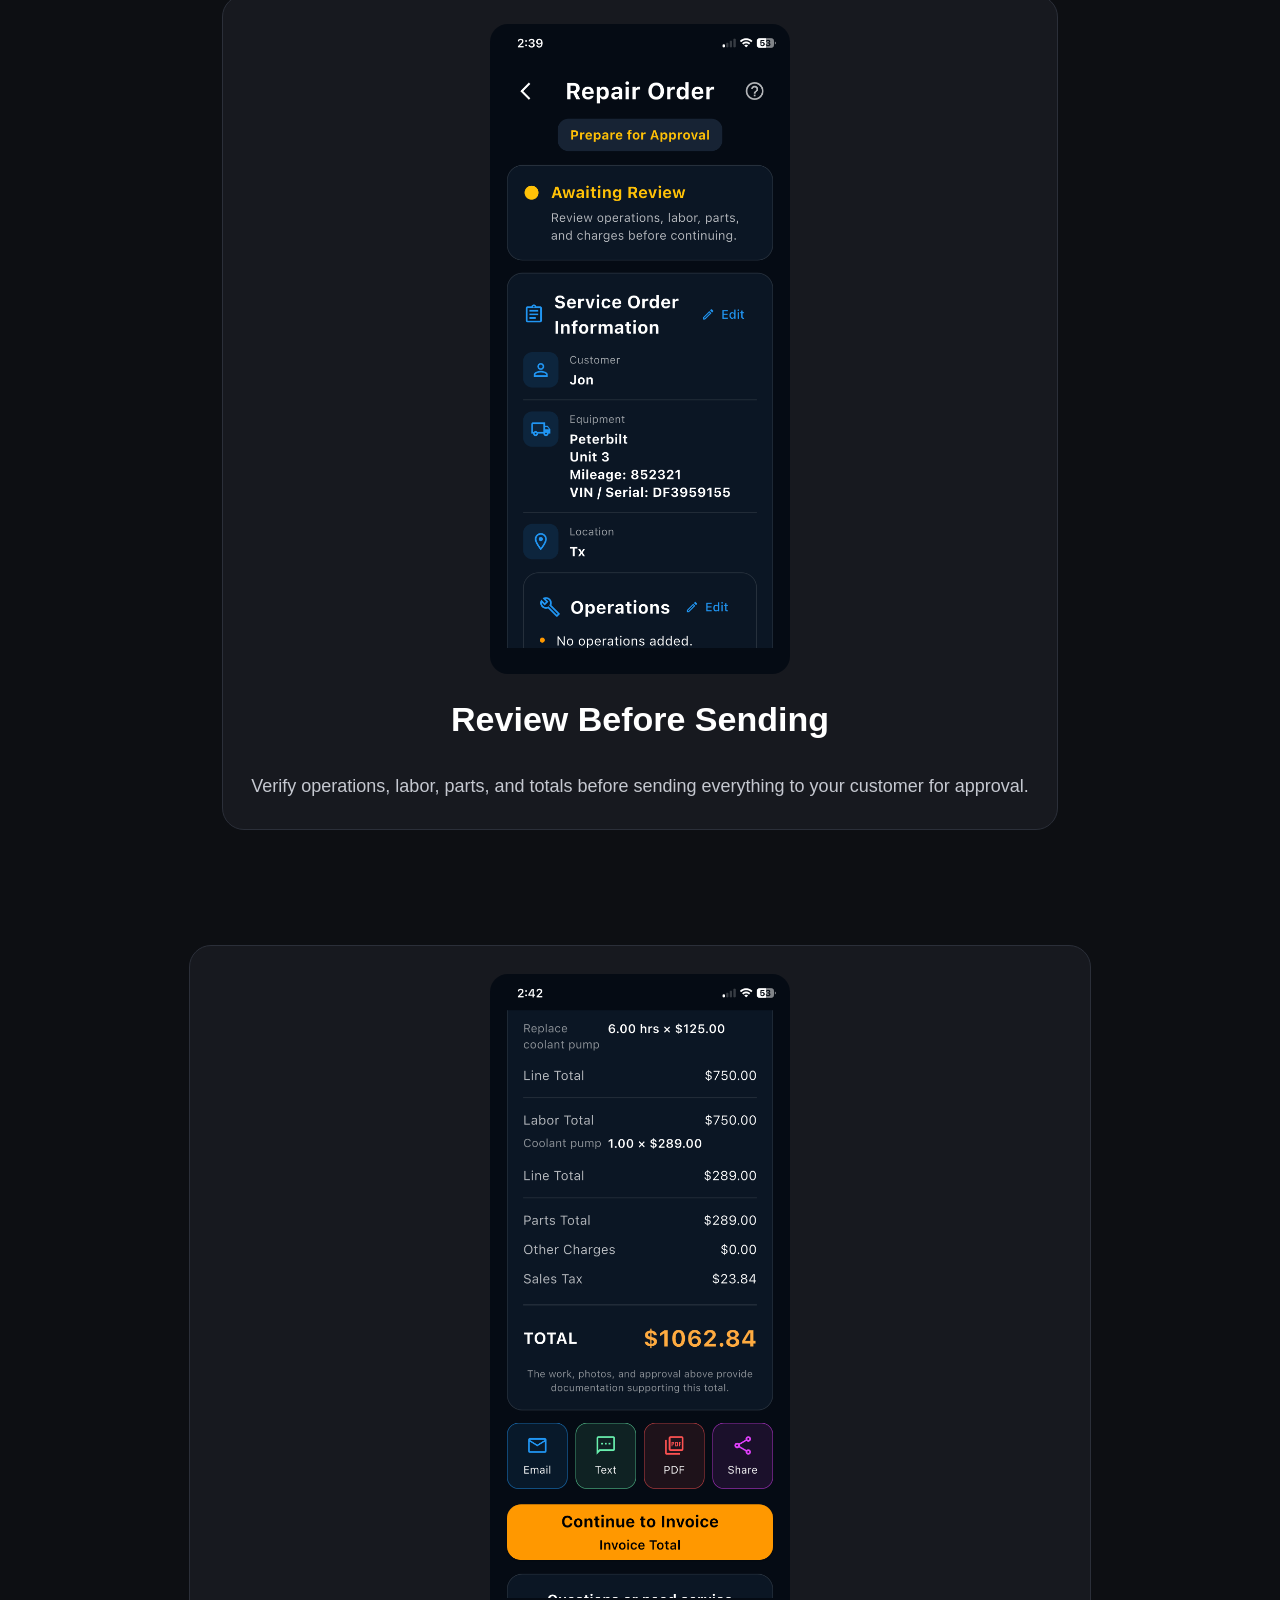
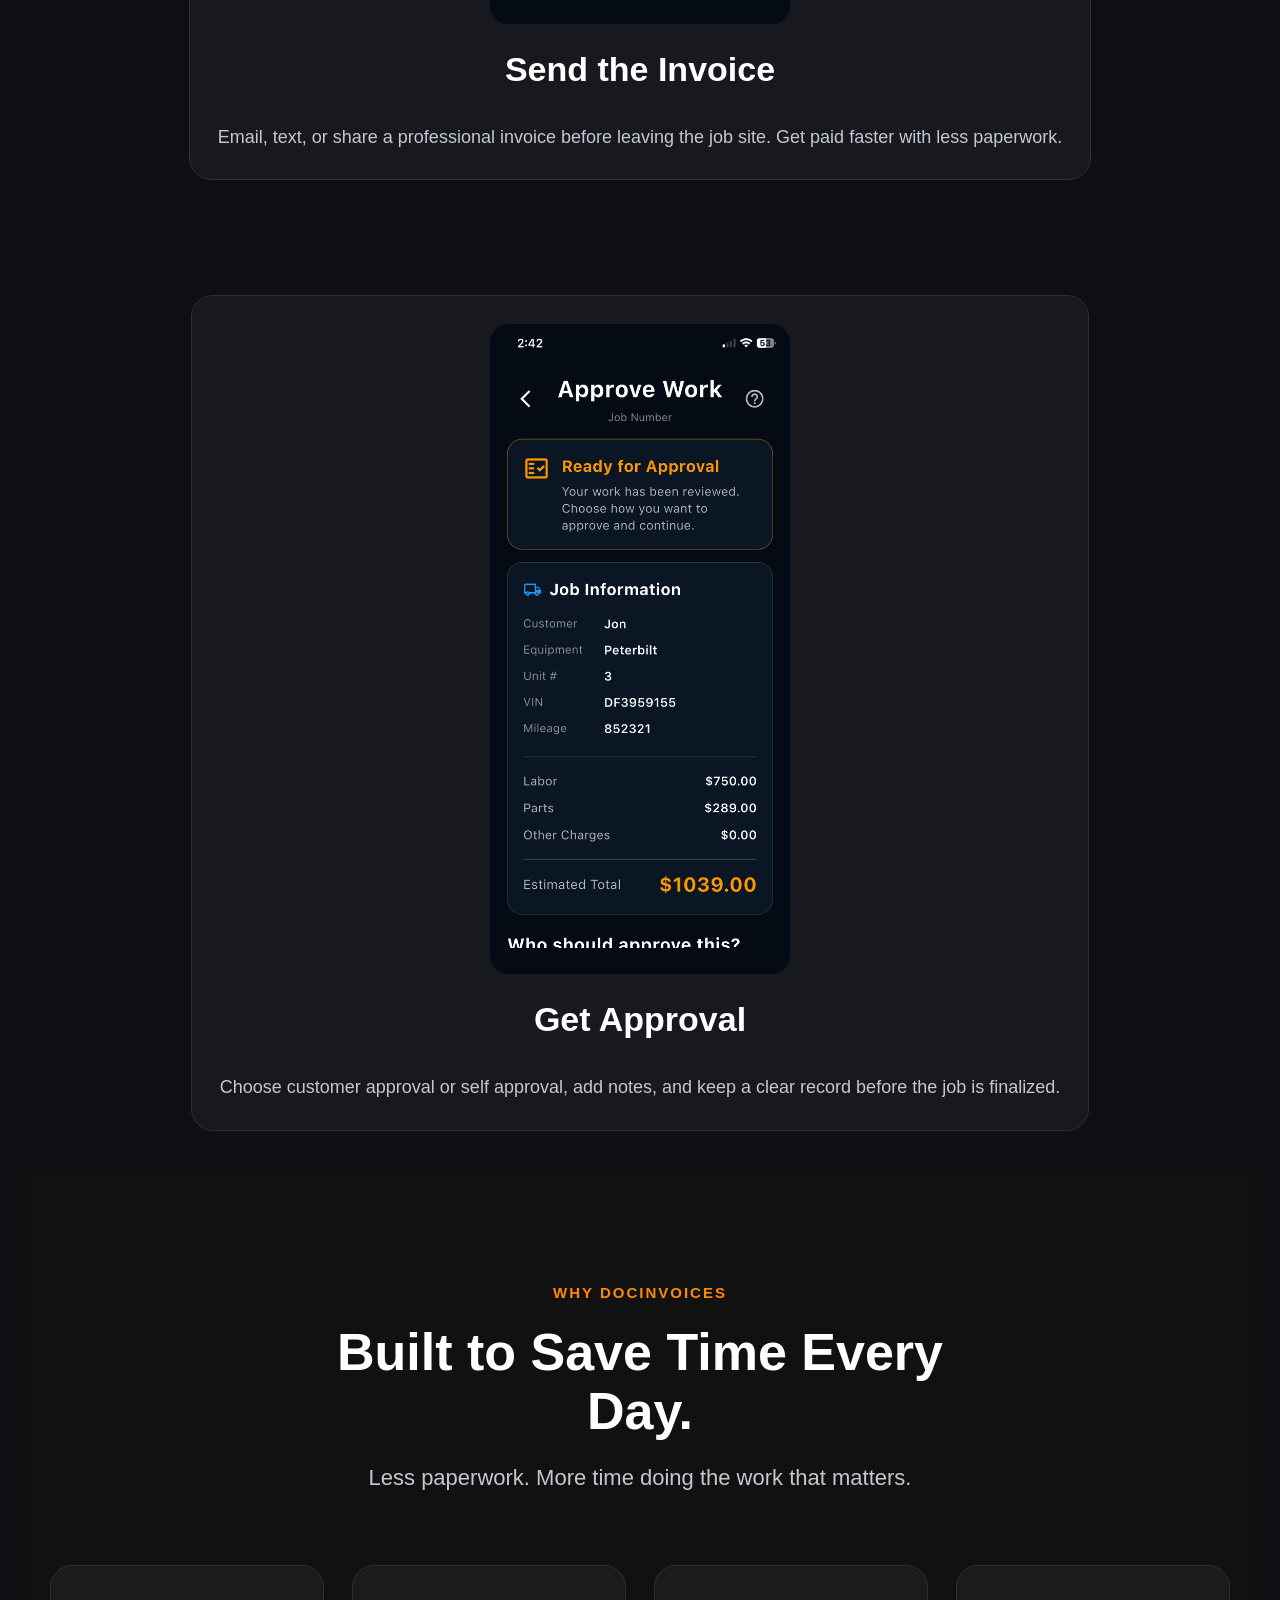
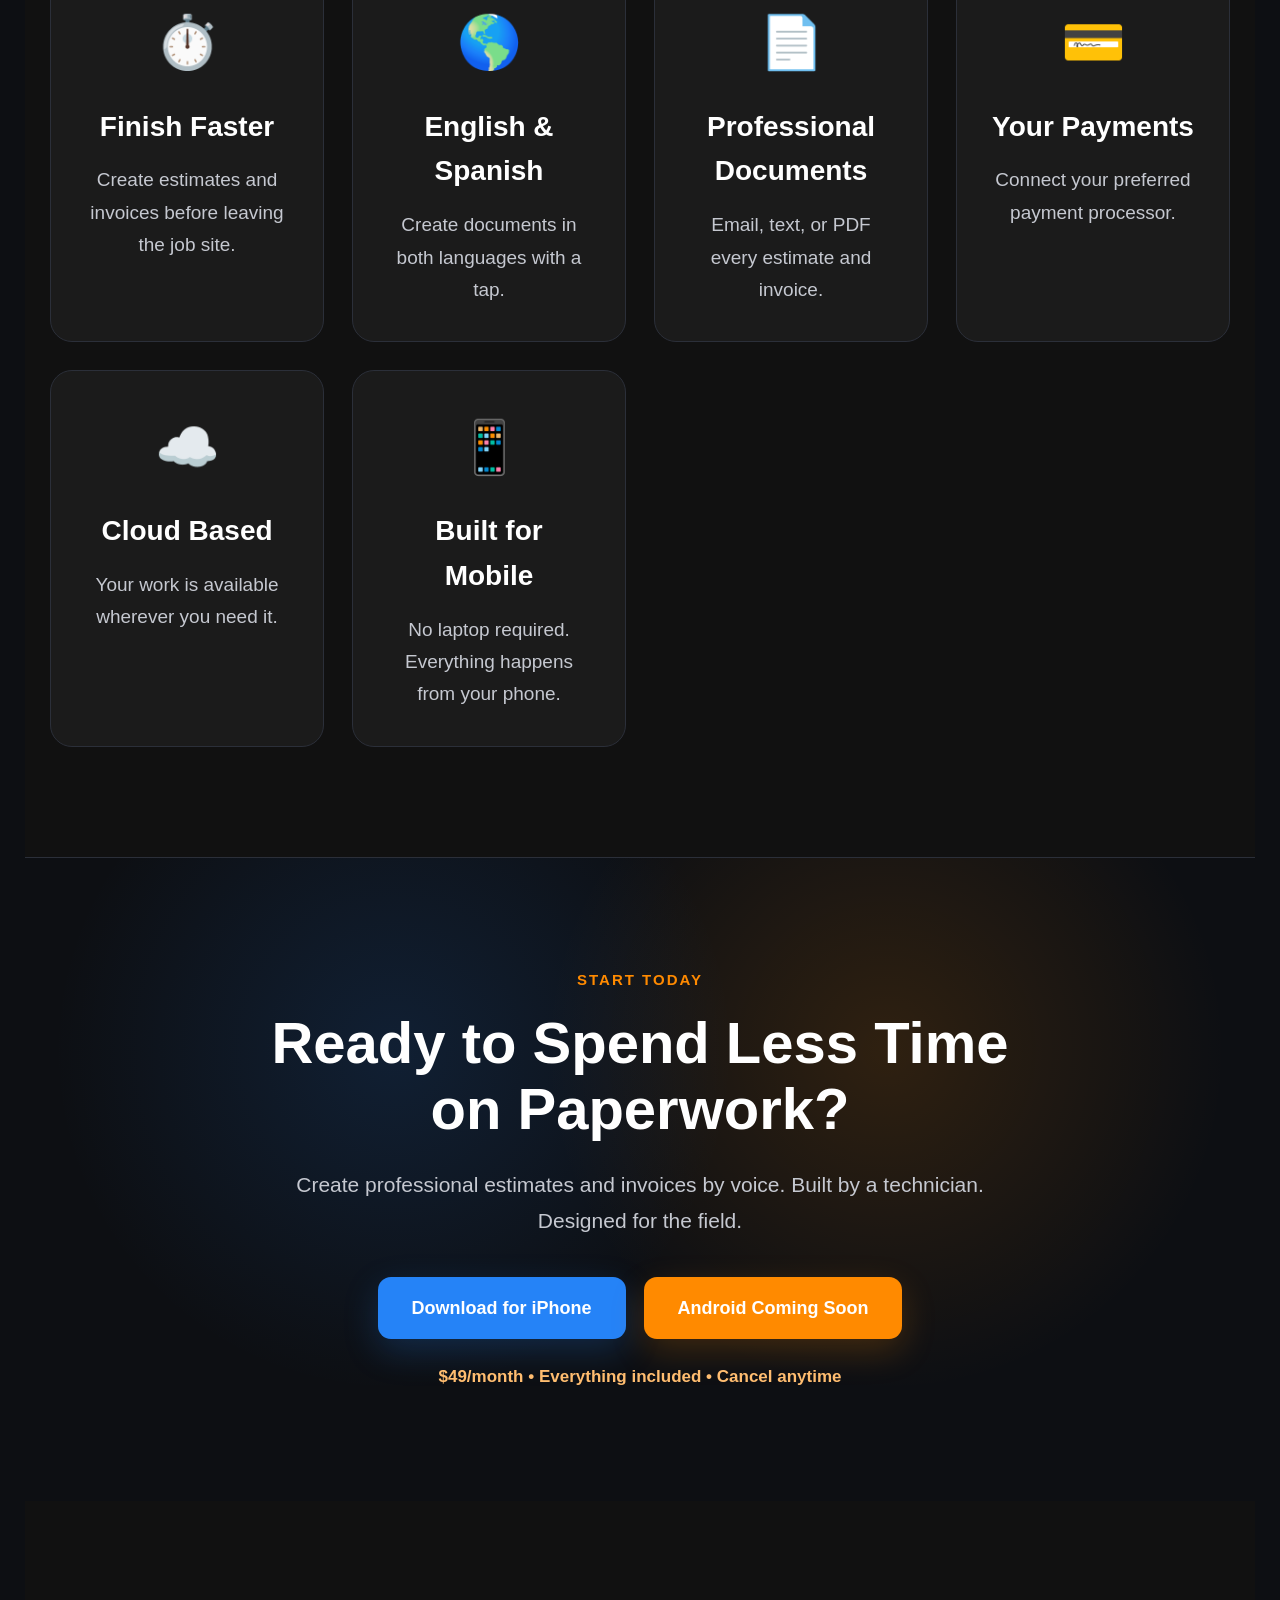
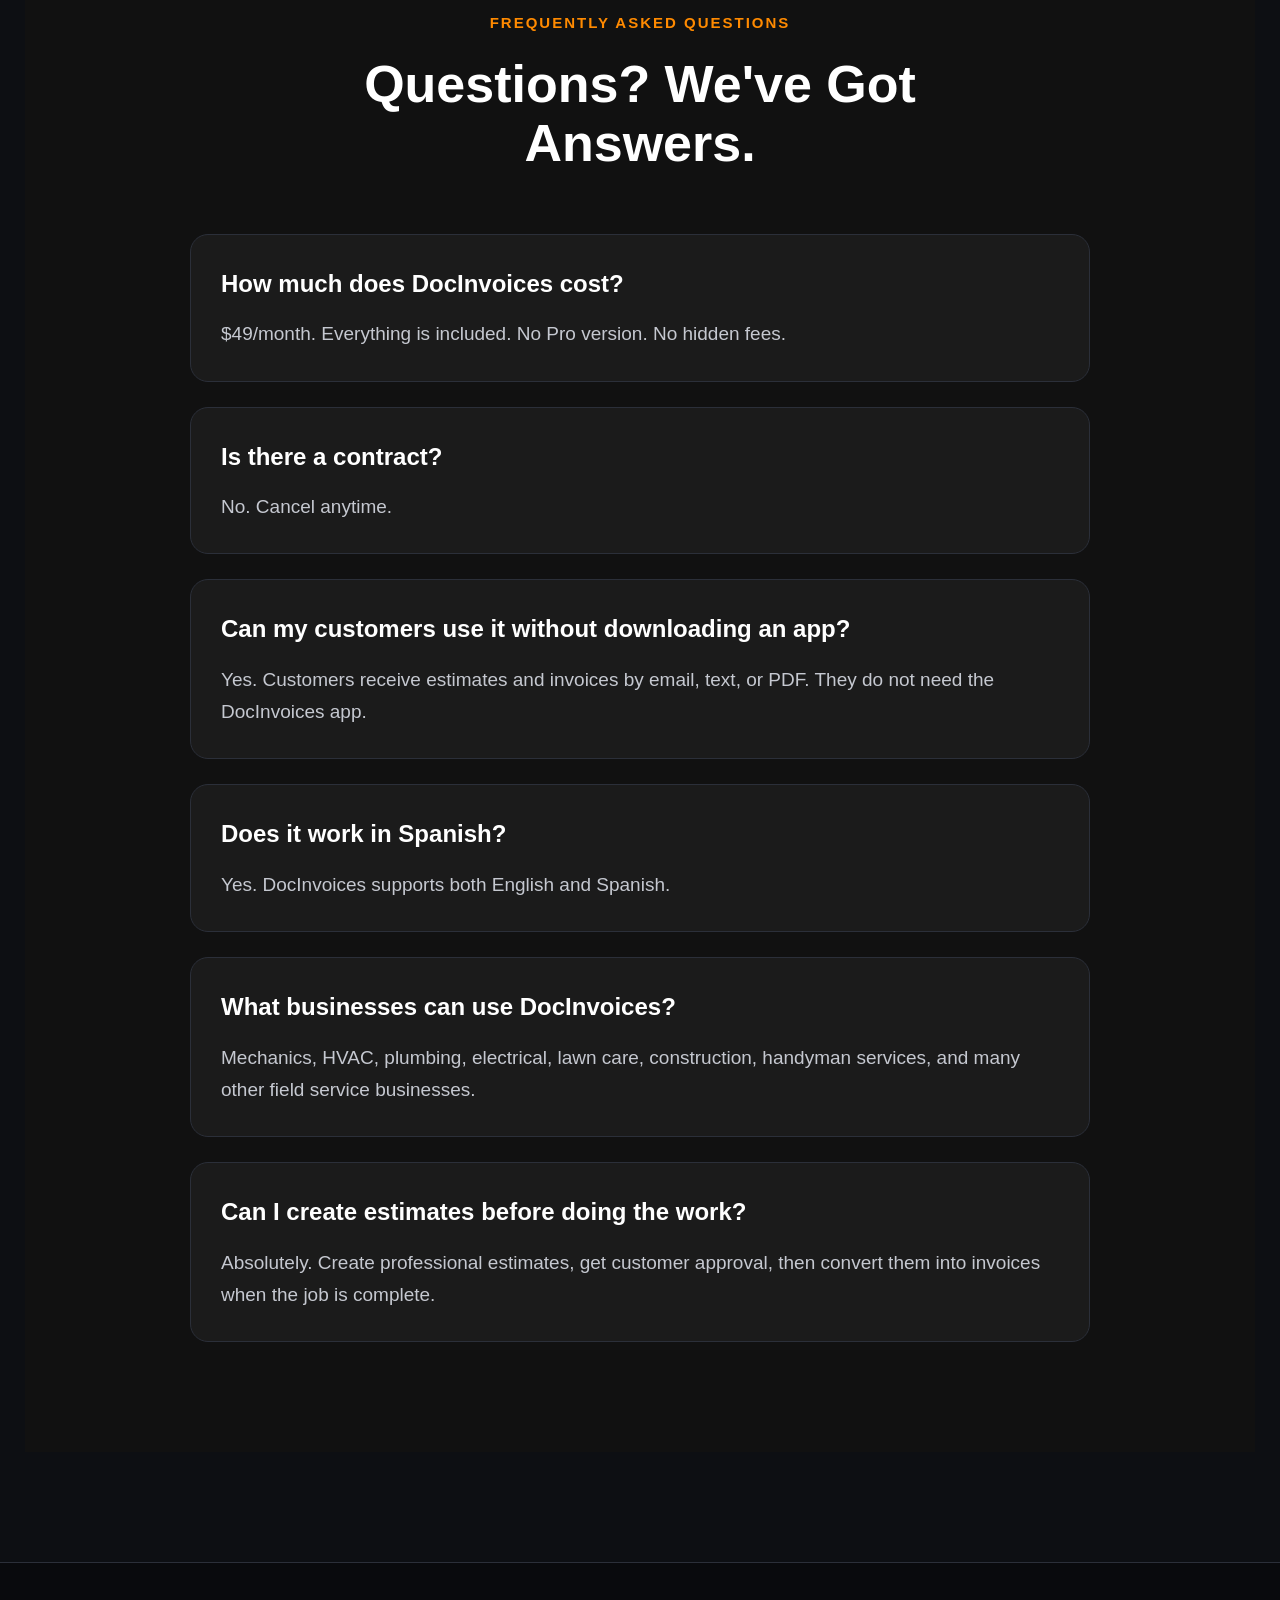
<file: docinvoices-website/index.html>
<!DOCTYPE html>
<html lang="en">
<head>
    <meta charset="UTF-8">
    <meta name="viewport" content="width=device-width, initial-scale=1.0">

    <title>DocInvoices</title>
<link rel="icon" type="image/png" href="logo.png">
    <meta
        name="description"
        content="Create professional estimates and invoices by voice with DocInvoices."
    >

    <link rel="stylesheet" href="styles.css">
</head>

<body>

    <main>

        <section class="top-section">

            <img
                src="logo.png"
                alt="DocInvoices logo"
                class="logo"
            >

            <p class="eyebrow">
                From Job to Payment
            </p>

            <h1>
                Create Professional
                <span>Estimates &amp; Invoices by Voice</span>
            </h1>

            <p class="intro">
                Finish the job. Speak your work. Send professional estimates
                and invoices before you leave the customer’s site.
            </p>

            <div class="download-buttons">
    <a href="https://apps.apple.com/app/docinvoices/id6791276998"
       class="button iphone-button">
        Download for iPhone
    </a>

    <a href="#" class="button android-button">
        Android Coming Soon
    </a>
</div>

            <div class="top-benefits">
                <span>✓ Voice Powered</span>
                <span>✓ English &amp; Spanish</span>
                <span>✓ Email, Text &amp; PDF</span>
            </div>

        </section>


        <section class="trades-section">

            <p class="section-label">
                Built for Real Work
            </p>

            <h2>
                One app for every trade.
            </h2>

            <div class="trade-grid">
                <div>Diesel Repair</div>
                <div>Truck Repair</div>
                <div>HVAC</div>
                <div>Plumbing</div>
                <div>Electrical</div>
                <div>Construction</div>
                <div>Lawn Care</div>
                <div>Handyman</div>
            </div>

        </section>


        <section class="workflow-section">

            <p class="section-label">
                How It Works
            </p>

            <h2>
                From job to invoice in five steps.
            </h2>

            <div class="workflow-grid">

                <article class="workflow-card">
                    <span class="step-number">1</span>
                    <h3>Create a Job</h3>
                    <p>
                        Select a customer, create an estimate, or begin a new work order.
                    </p>
                </article>

                <article class="workflow-card">
                    <span class="step-number">2</span>
                    <h3>Speak Naturally</h3>
                    <p>
                        Describe the work just like you would explain it to another technician.
                    </p>
                </article>

                <article class="workflow-card">
                    <span class="step-number">3</span>
                    <h3>Review the Work</h3>
                    <p>
                        Check the details, labor, parts, and charges before continuing.
                    </p>
                </article>

                <article class="workflow-card">
                    <span class="step-number">4</span>
                    <h3>Get Approval</h3>
                    <p>
                        Send the work for customer approval or approve it yourself.
                    </p>
                </article>

                <article class="workflow-card">
                    <span class="step-number">5</span>
                    <h3>Send the Invoice</h3>
                    <p>
                        Email, text, create a PDF, or share the completed invoice.
                    </p>
                </article>

            </div>

        </section>


        <section class="features-section">

            <p class="section-label">
                Why DocInvoices
            </p>

            <h2>
                Less paperwork. More completed work.
            </h2>

            <div class="feature-grid">

                <article class="feature-card">
                    <h3>Voice Powered</h3>
                    <p>
                        Speak your work instead of typing it after the job is finished.
                    </p>
                </article>

                <article class="feature-card">
                    <h3>English &amp; Spanish</h3>
                    <p>
                        Create and send documents in the language your customer understands.
                    </p>
                </article>

                <article class="feature-card">
                    <h3>Email, Text &amp; PDF</h3>
                    <p>
                        Send estimates and invoices using the method that works best.
                    </p>
                </article>

                <article class="feature-card">
                    <h3>Customer Approval</h3>
                    <p>
                        Record approval before work is finalized or the invoice is created.
                    </p>
                </article>

                <article class="feature-card">
                    <h3>Built for Mobile</h3>
                    <p>
                        Designed for technicians working in the field, not behind a desk.
                    </p>
                </article>

                <article class="feature-card">
                    <h3>Simple Workflow</h3>
                    <p>
                        Move from job creation to approval and invoicing without extra software.
                    </p>
                </article>

            </div>

        </section>




<section class="founder-section">

    <div class="founder-content">

        <div class="founder-text">

            <p class="section-label">
                Built by a Technician
            </p>

            <h2>
                Built by someone who actually does the work.
            </h2>

            <p>
                DocInvoices was created by a field technician with more than
                30 years of experience repairing trucks and equipment.
            </p>

            <p>
                It was built to help working professionals finish estimates,
                approvals, and invoices before leaving the job site.
            </p>

            <p>
               Less time on paperwork. More time doing the work that matters.
            </p>

        </div>

        <div class="founder-image-wrap">

            <img
                src="founder.png"
                alt="Founder of DocInvoices"
                class="founder-image"
            >

        </div>


</section>
        <section class="pricing-section">

            <p class="section-label">
                Simple Pricing
            </p>

            <h2>
                One Price. Everything Included.
            </h2>

            <div class="pricing-card">

                <div class="price-row">
                    <span class="price-amount">$49</span>
                    <span class="price-period">/month</span>
                </div>

                <p class="pricing-intro">
                    No complicated plans. No feature limits.
                </p>

                <div class="pricing-list">
                    <span>✓ Unlimited Customers</span>
                    <span>✓ Unlimited Jobs</span>
                    <span>✓ Unlimited Estimates</span>
                    <span>✓ Unlimited Invoices</span>
                    <span>✓ English &amp; Spanish</span>
                    <span>✓ Email, Text &amp; PDF</span>
                    <span>✓ Customer Approvals</span>
                    <span>✓ Free Updates</span>
                </div>

                <p class="pricing-note">
                    No Pro version. No hidden fees. Cancel anytime.
                </p>

                <a href="https://apps.apple.com/app/docinvoices/id6791276998" class="button pricing-button">
    Get DocInvoices
                </a>

            </div>

        </section>


        <section class="faq-section">

            <p class="section-label">
                Frequently Asked Questions
            </p>

            <h2>
                Common questions about DocInvoices.
            </h2>

            <div class="faq-list">

                <details>
                    <summary>Does my customer need the app?</summary>
                    <p>
                        No. Customers can receive estimates, invoices, PDFs,
                        messages, and approval requests without installing DocInvoices.
                    </p>
                </details>

                <details>
                    <summary>Does DocInvoices support Spanish?</summary>
                    <p>
                        Yes. DocInvoices supports English and Spanish workflows.
                    </p>
                </details>

                <details>
                    <summary>Can I email or text invoices?</summary>
                    <p>
                        Yes. Documents can be emailed, texted, shared, or created as PDFs.
                    </p>
                </details>

                <details>
                    <summary>Can I cancel my subscription?</summary>
                    <p>
                        Yes. The subscription may be canceled at any time.
                    </p>
                </details>

            </div>

        </section>

    </main>

<section class="how-it-works">

    <p class="section-label">
        HOW IT WORKS
    </p>

    <h2>
                            From Job Site to Paid in Minutes
    </h2>

    <p class="section-subtitle">
        Three simple steps. No paperwork. No office.
    </p>

    <div class="steps">

        <div class="step-card">
            <div class="step-number">1</div>

            <h3>Speak</h3>

            <p>
                Tap the microphone and describe the work exactly as you performed it.
            </p>
        </div>

        <div class="step-card">
            <div class="step-number">2</div>

            <h3>Review</h3>

            <p>
                DocInvoices organizes everything into a professional estimate or invoice.
            </p>
        </div>

        <div class="step-card">
            <div class="step-number">3</div>

            <h3>Send & Get Paid</h3>

            <p>
                Email, text, or PDF your customer before leaving the job site.
            </p>
        </div>

    </div>
<section class="industries">

    <p class="section-label">BUILT FOR</p>

    <h2>One App. Every Trade.</h2>

    <p class="section-subtitle">
        Whether you're repairing trucks, fixing plumbing, installing HVAC,
        or running a handyman business, DocInvoices works the way you do.
    </p>

    <div class="industry-grid">

        <div class="industry-card">
            🔧
            <span>Mechanic Repair</span>
        </div>

        <div class="industry-card">
            🚿
            <span>Plumbing</span>
        </div>

        <div class="industry-card">
            ❄️
            <span>HVAC</span>
        </div>

        <div class="industry-card">
            ⚡
            <span>Electrical</span>
        </div>

        <div class="industry-card">
            🌱
            <span>Lawn Care</span>
        </div>

        <div class="industry-card">
            🔨
            <span>Handyman</span>
        </div>

        <div class="industry-card">
            🏗️
            <span>Construction</span>
        </div>

        <div class="industry-card">
            ➕
            <span>And More...</span>
        </div>

    </div>

</section>


</section>
<section class="app-preview">

    <p class="section-label">SEE IT IN ACTION</p>

    <h2>From Voice to Invoice.</h2>

    <p class="section-subtitle">
        See how DocInvoices moves from job creation to customer approval and a finished invoice.
    </p>

    <div class="preview-grid">

        <article class="preview-card">
    <img src="dashboard.png" alt="DocInvoices dashboard">

    <h3>Manage Your Workday</h3>

    <p>
        View active jobs, continue work, manage estimates,
        invoices, scheduled jobs, and tasks from one dashboard.
    </p>
</article>

        <article class="preview-card">
    <img src="create.png" alt="Create a new service order">

    <h3>Create a Job in Seconds</h3>

    <p>
        Start a new job, estimate, customer, or parts request.
        Or simply tap the microphone and let DocInvoices do the work.
    </p>
</article>

        <article class="preview-card">
    <img src="prepareforapproval.png" alt="Review work before approval">

    <h3>Review Before Sending</h3>

    <p>
        Verify operations, labor, parts, and totals before sending
        everything to your customer for approval.
    </p>
</article>
<article class="preview-card">
    <img src="invoice-summary.png" alt="Professional invoice summary">

    <h3>Send the Invoice</h3>

    <p>
        Email, text, or share a professional invoice before leaving the job site.
        Get paid faster with less paperwork.
    </p>
</article>
        <article class="preview-card">
    <img src="approvework.png" alt="Customer approval options">

    <h3>Get Approval</h3>

    <p>
        Choose customer approval or self approval, add notes,
        and keep a clear record before the job is finalized.
    </p>
</article>

    </div>
<section class="why-docinvoices">

    <p class="section-label">
        WHY DOCINVOICES
    </p>

    <h2>
        Built to Save Time Every Day.
    </h2>

    <p class="section-subtitle">
        Less paperwork. More time doing the work that matters.
    </p>

    <div class="benefit-grid">

        <div class="benefit-card">
            ⏱️
            <h3>Finish Faster</h3>
            <p>Create estimates and invoices before leaving the job site.</p>
        </div>

        <div class="benefit-card">
            🌎
            <h3>English & Spanish</h3>
            <p>Create documents in both languages with a tap.</p>
        </div>

        <div class="benefit-card">
            📄
            <h3>Professional Documents</h3>
            <p>Email, text, or PDF every estimate and invoice.</p>
        </div>

        <div class="benefit-card">
            💳
            <h3>Your Payments</h3>
            <p>Connect your preferred payment processor.</p>
        </div>

        <div class="benefit-card">
            ☁️
            <h3>Cloud Based</h3>
            <p>Your work is available wherever you need it.</p>
        </div>

        <div class="benefit-card">
            📱
            <h3>Built for Mobile</h3>
            <p>No laptop required. Everything happens from your phone.</p>
        </div>

    </div>

</section>
<section class="final-cta">

    <p class="section-label">
        START TODAY
    </p>

    <h2>
        Ready to Spend Less Time on Paperwork?
    </h2>

    <p>
        Create professional estimates and invoices by voice.
        Built by a technician. Designed for the field.
    </p>

   <div class="download-buttons">
    <a href="https://apps.apple.com/app/docinvoices/id6791276998"
       class="button iphone-button">
        Download for iPhone
    </a>

    <a href="#" class="button android-button">
        Android Coming Soon
    </a>
</div>

    <p class="cta-note">
        $49/month • Everything included • Cancel anytime
    </p>

</section>
<section class="faq">

    <p class="section-label">FREQUENTLY ASKED QUESTIONS</p>

    <h2>Questions? We've Got Answers.</h2>

    <div class="faq-list">

        <div class="faq-item">
            <h3>How much does DocInvoices cost?</h3>
            <p>$49/month. Everything is included. No Pro version. No hidden fees.</p>
        </div>

        <div class="faq-item">
            <h3>Is there a contract?</h3>
            <p>No. Cancel anytime.</p>
        </div>

        <div class="faq-item">
            <h3>Can my customers use it without downloading an app?</h3>
            <p>Yes. Customers receive estimates and invoices by email, text, or PDF. They do not need the DocInvoices app.</p>
        </div>

        <div class="faq-item">
            <h3>Does it work in Spanish?</h3>
            <p>Yes. DocInvoices supports both English and Spanish.</p>
        </div>

        <div class="faq-item">
            <h3>What businesses can use DocInvoices?</h3>
            <p>Mechanics, HVAC, plumbing, electrical, lawn care, construction, handyman services, and many other field service businesses.</p>
        </div>

        <div class="faq-item">
            <h3>Can I create estimates before doing the work?</h3>
            <p>Absolutely. Create professional estimates, get customer approval, then convert them into invoices when the job is complete.</p>
        </div>

    </div>

</section>
</section>
    <footer>

        <div class="footer-links">
            <a href="privacy.html">Privacy</a>
            <a href="terms.html">Terms</a>
            <a href="support.html">Support</a>
            <a href="delete-account.html">Delete Account</a>
        </div>

        <p>
            © 2026 DocInvoices
        </p>

    </footer>

</body>
</html>
</file>
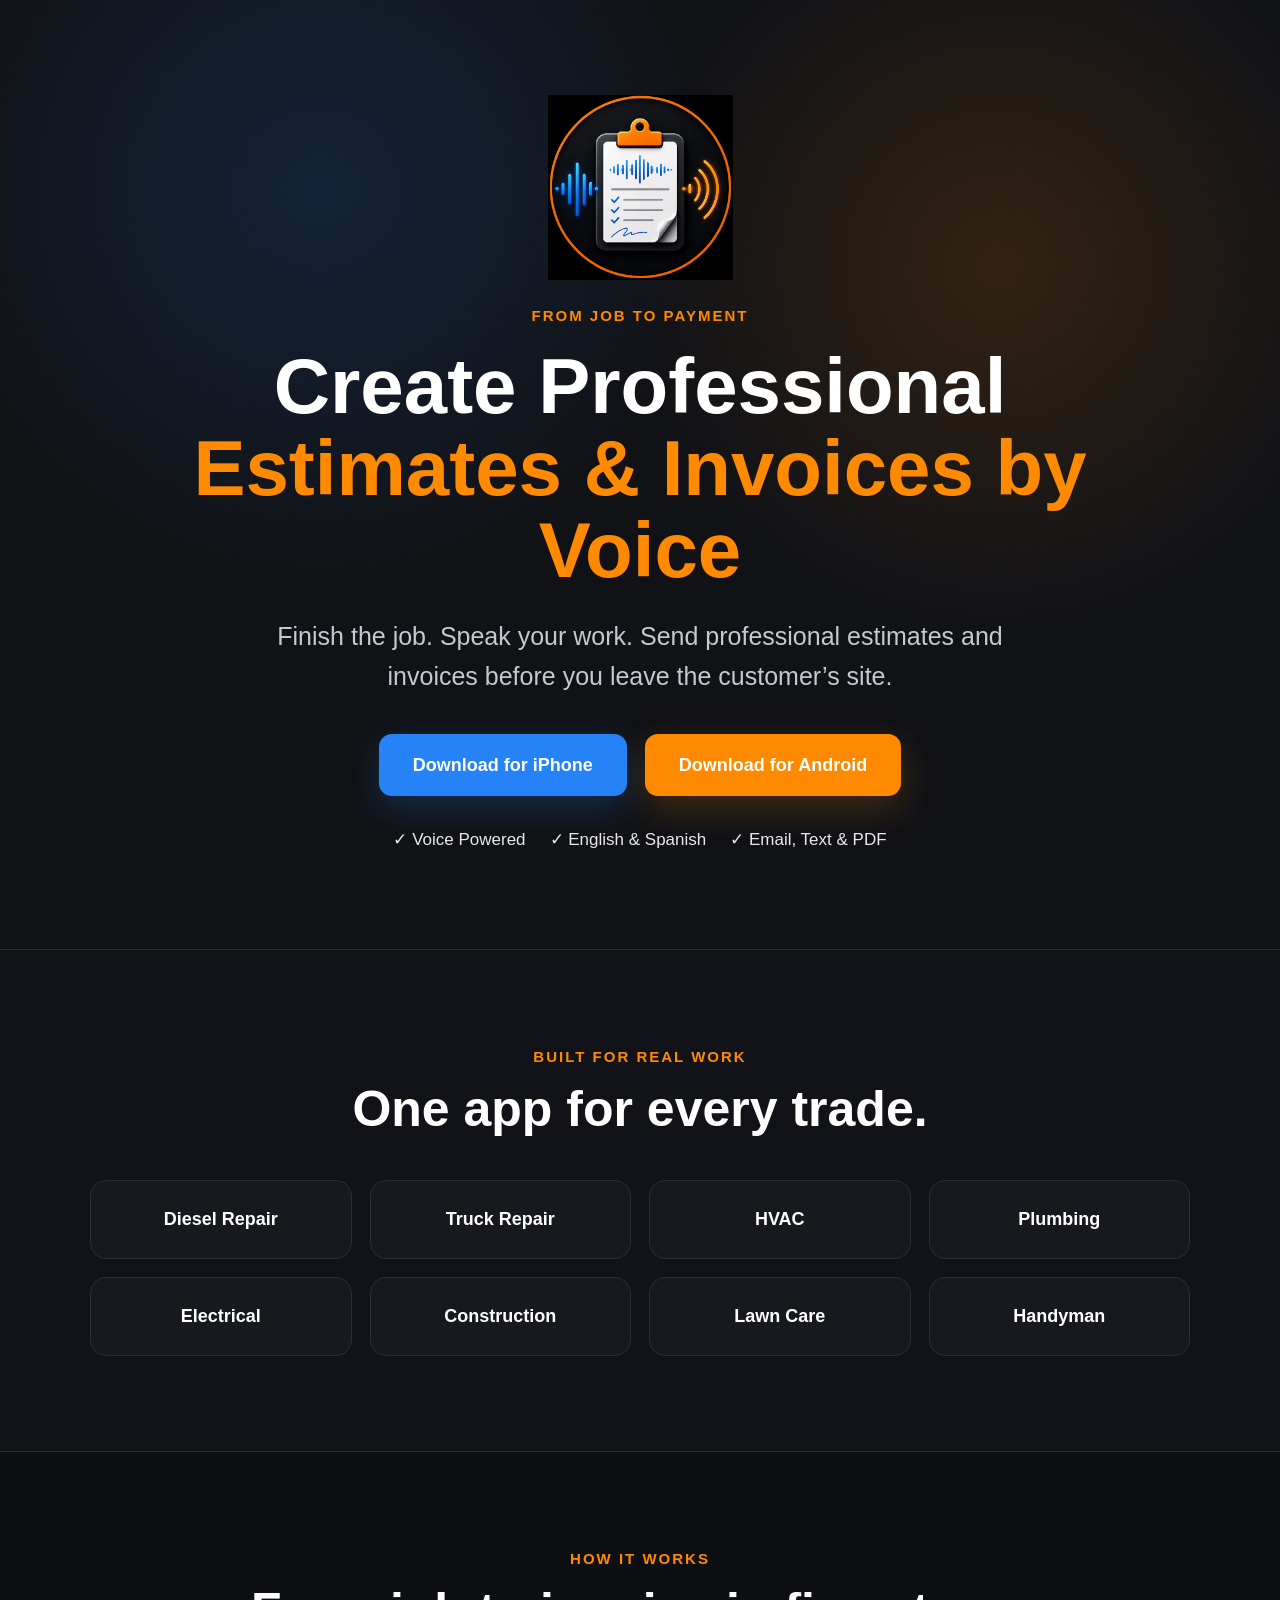
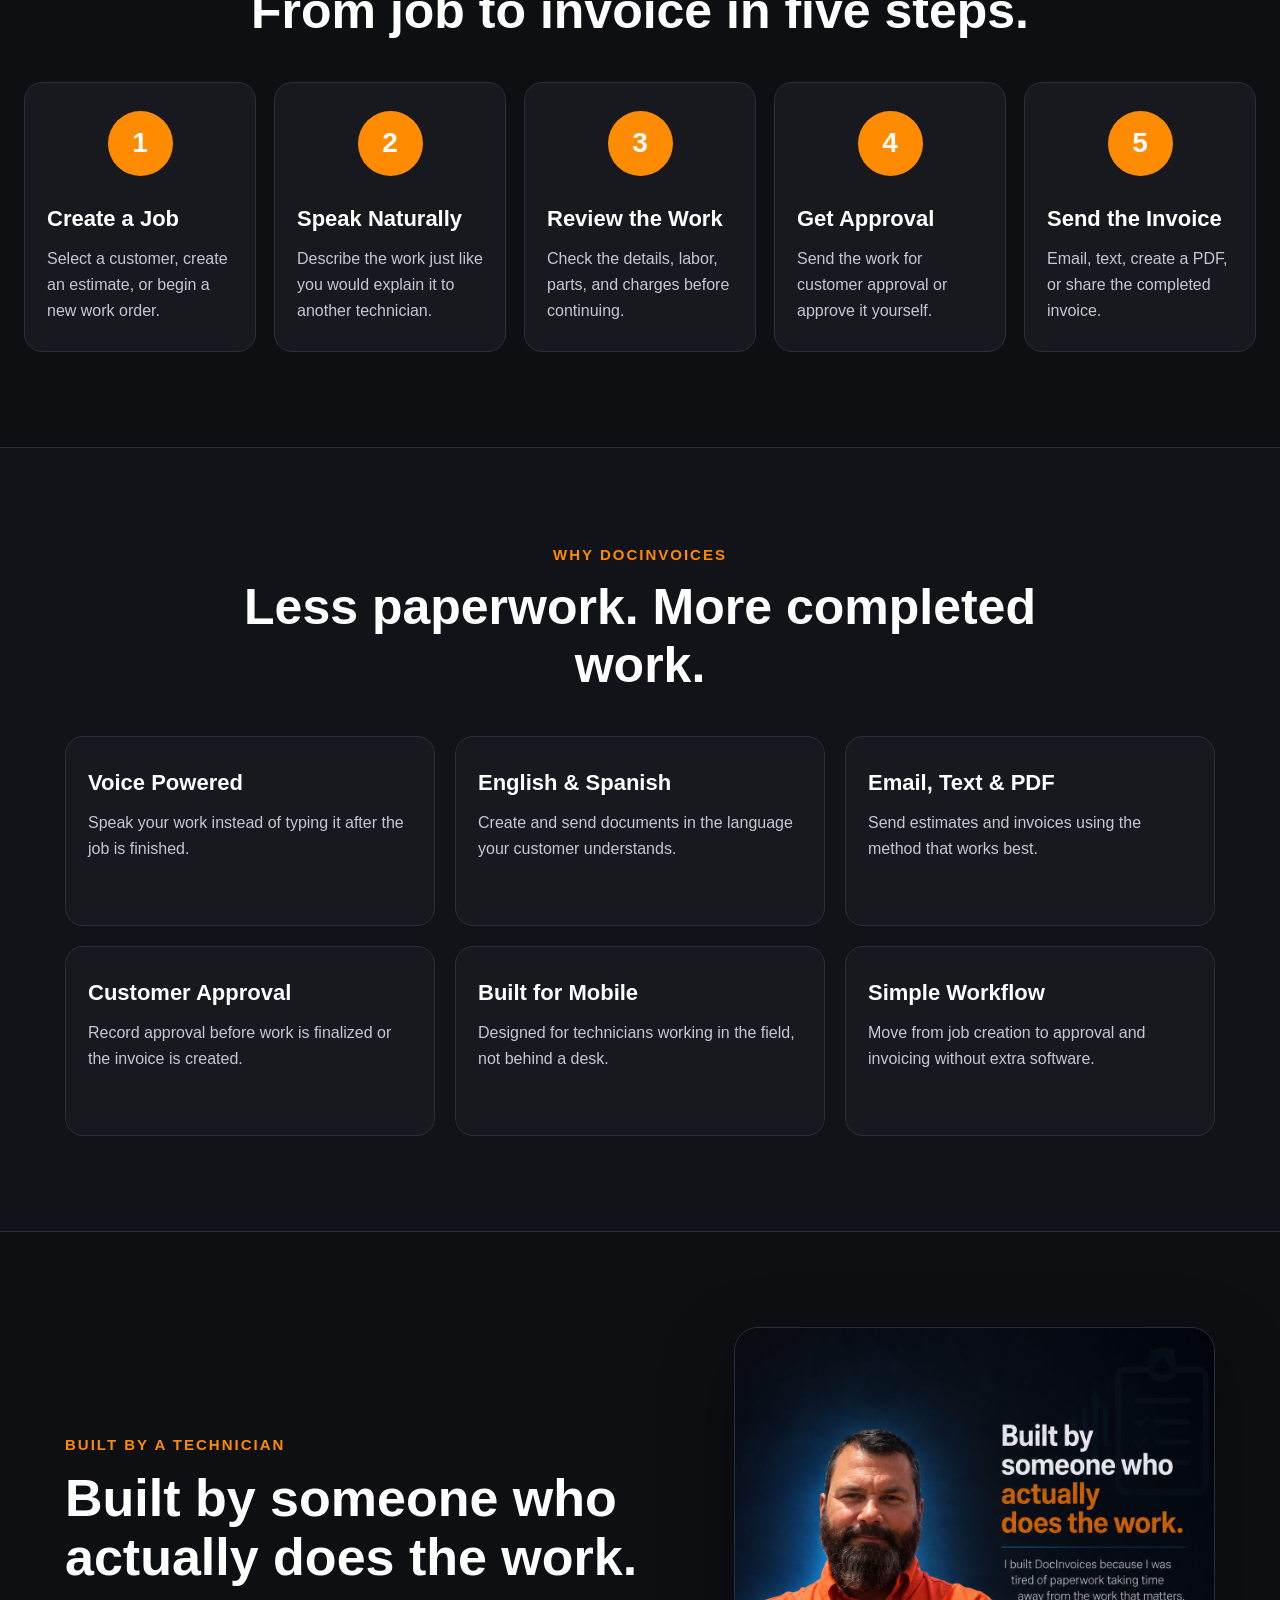
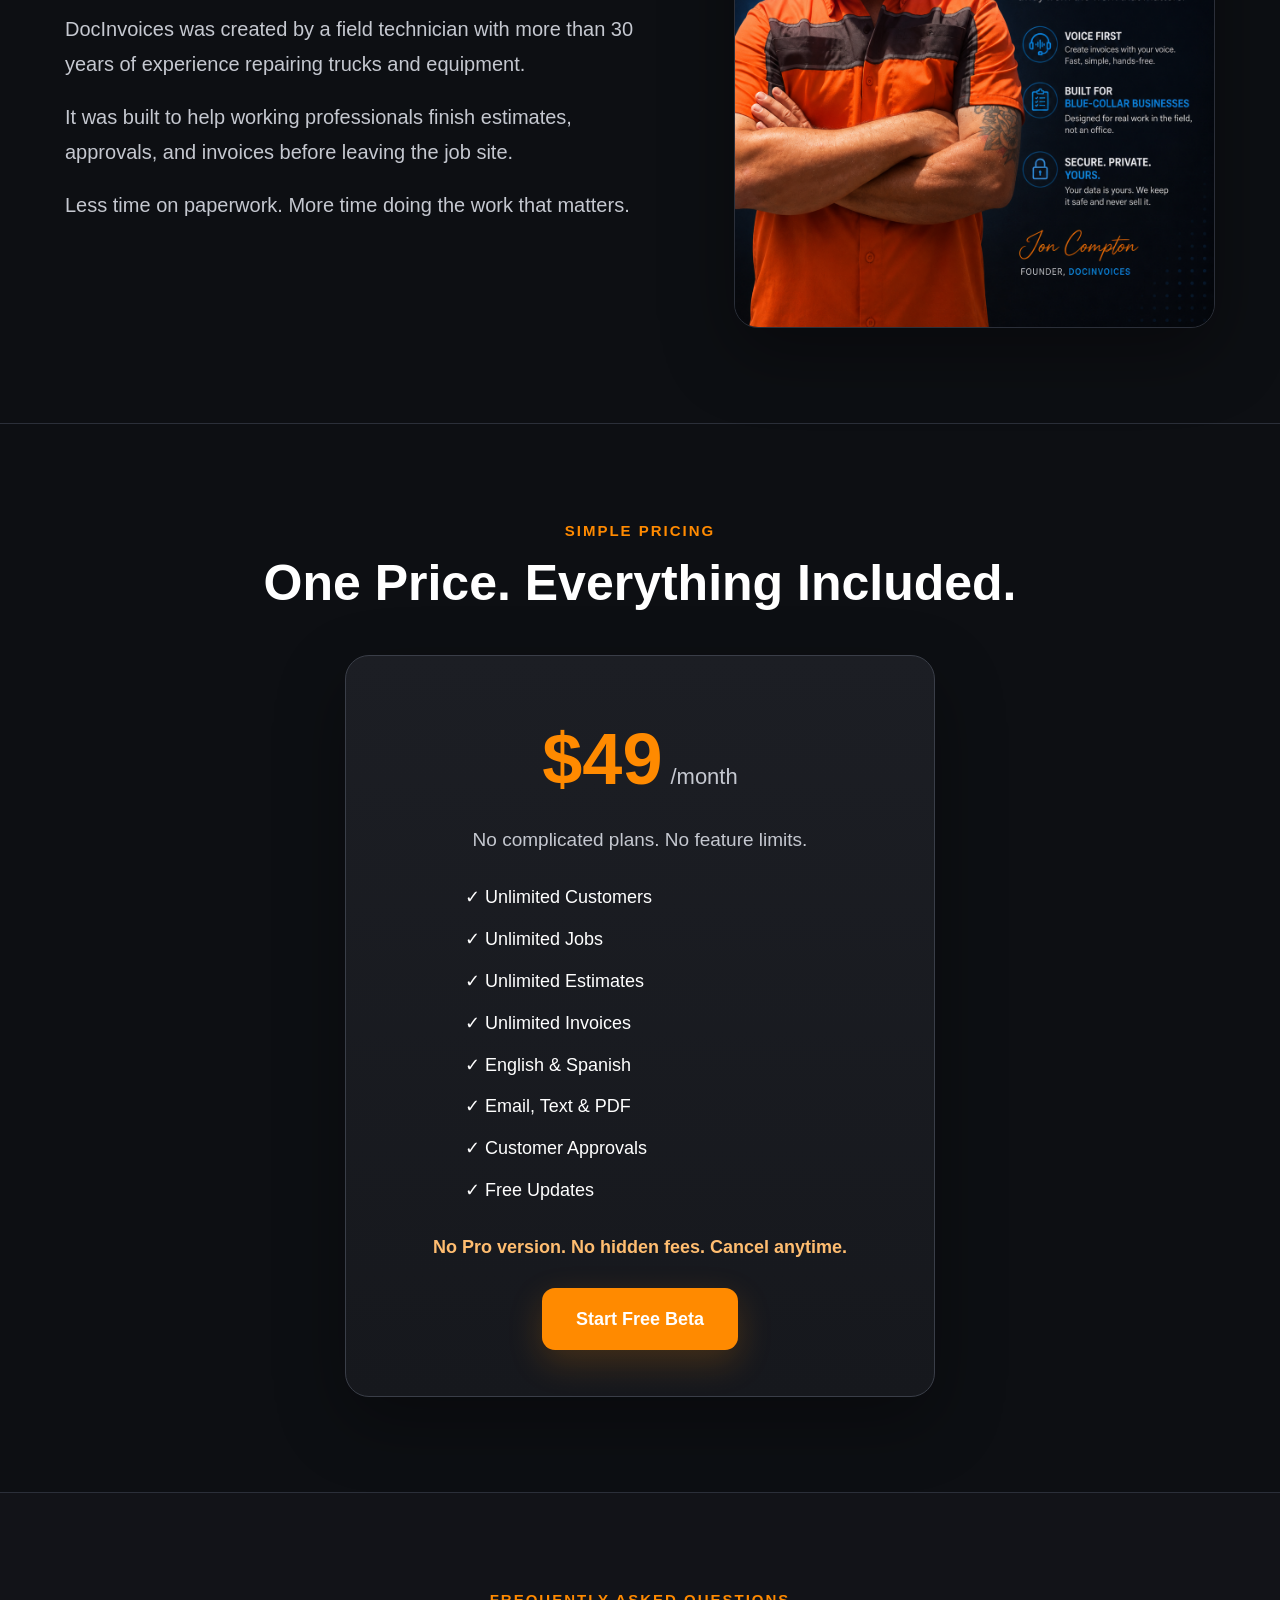
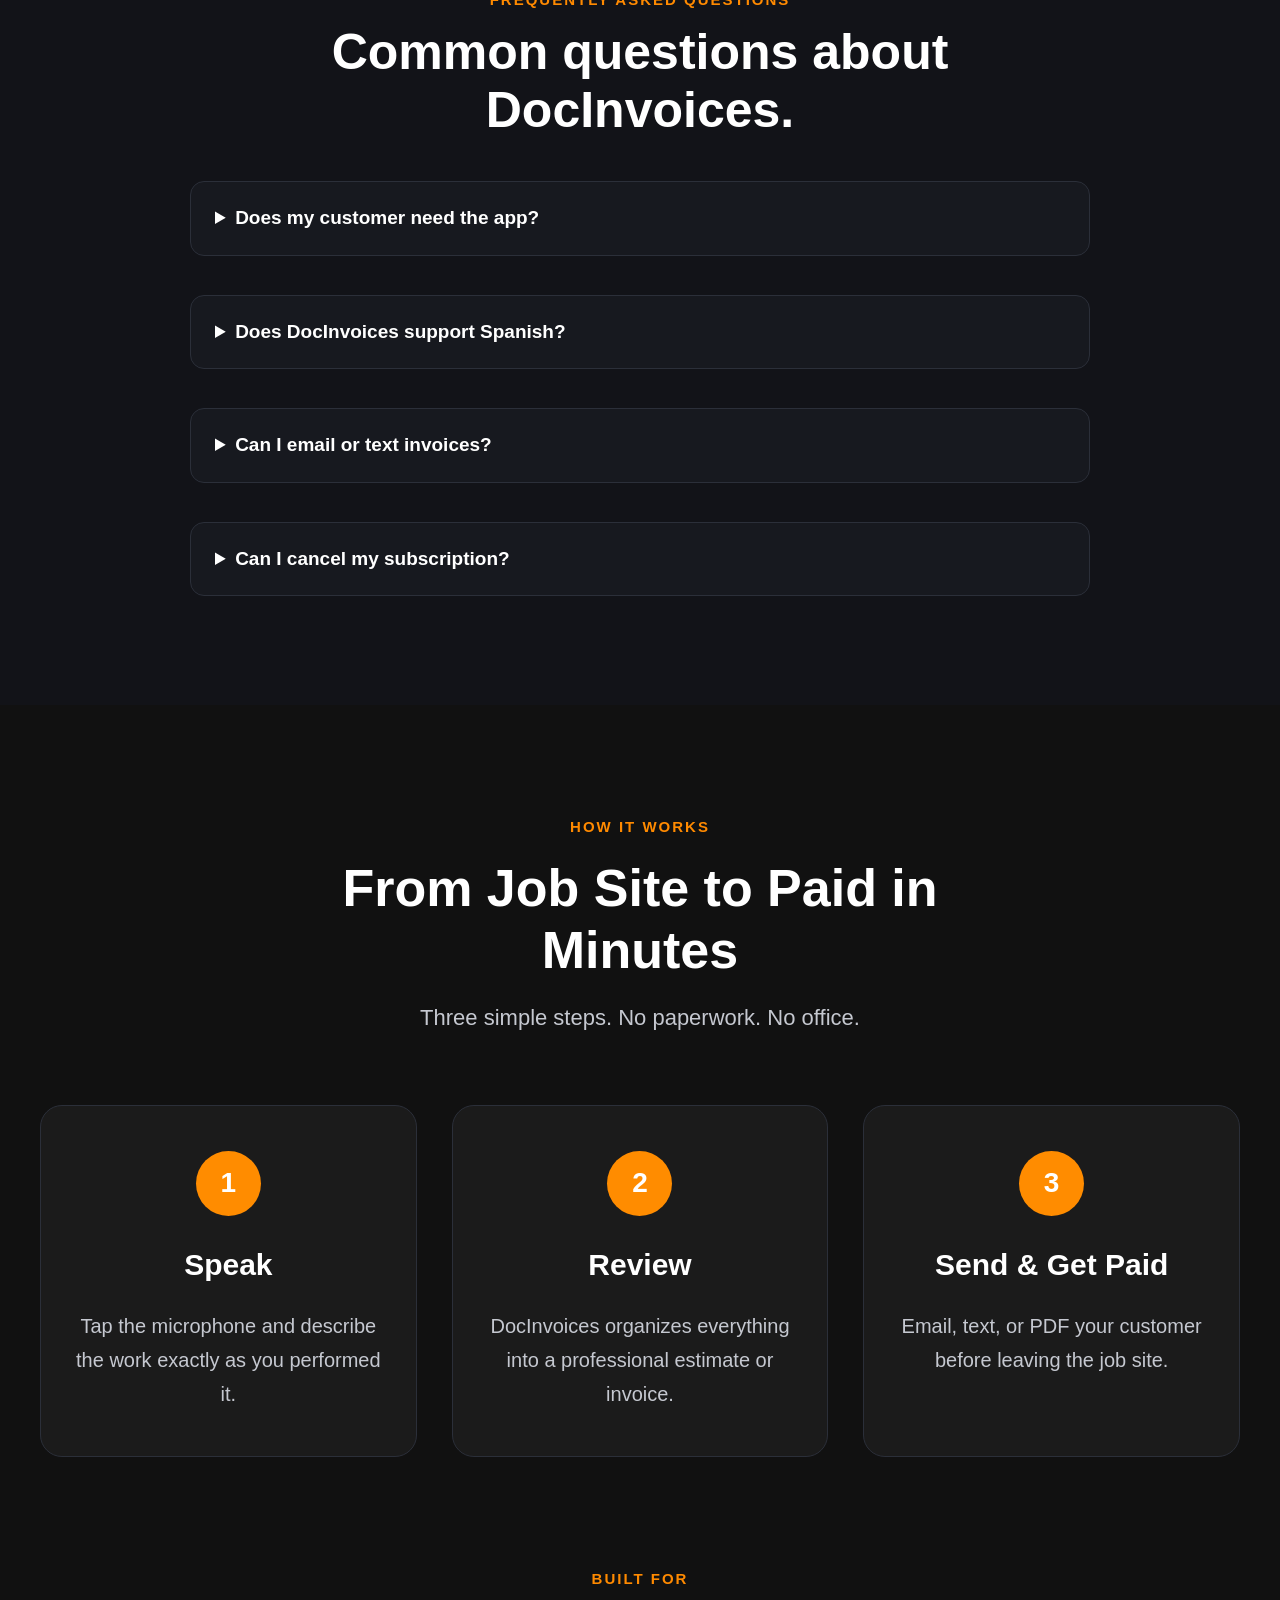
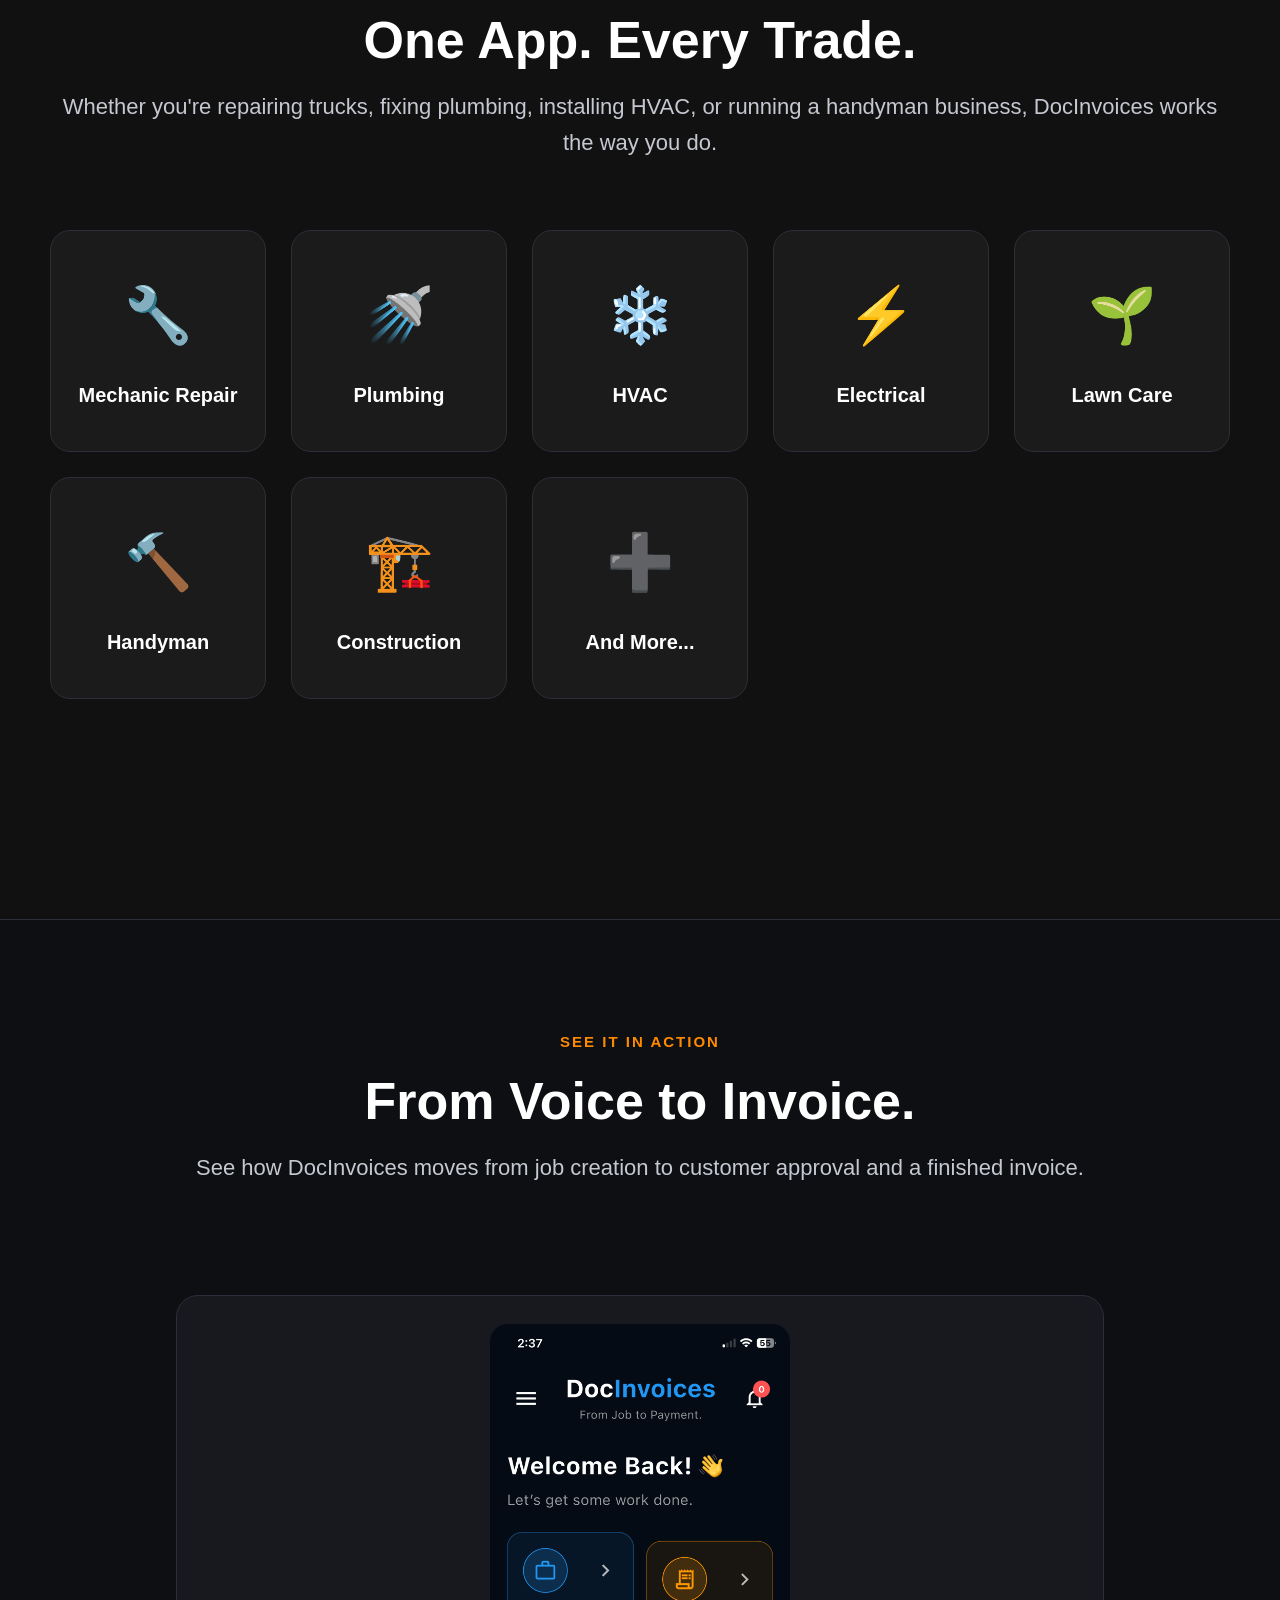
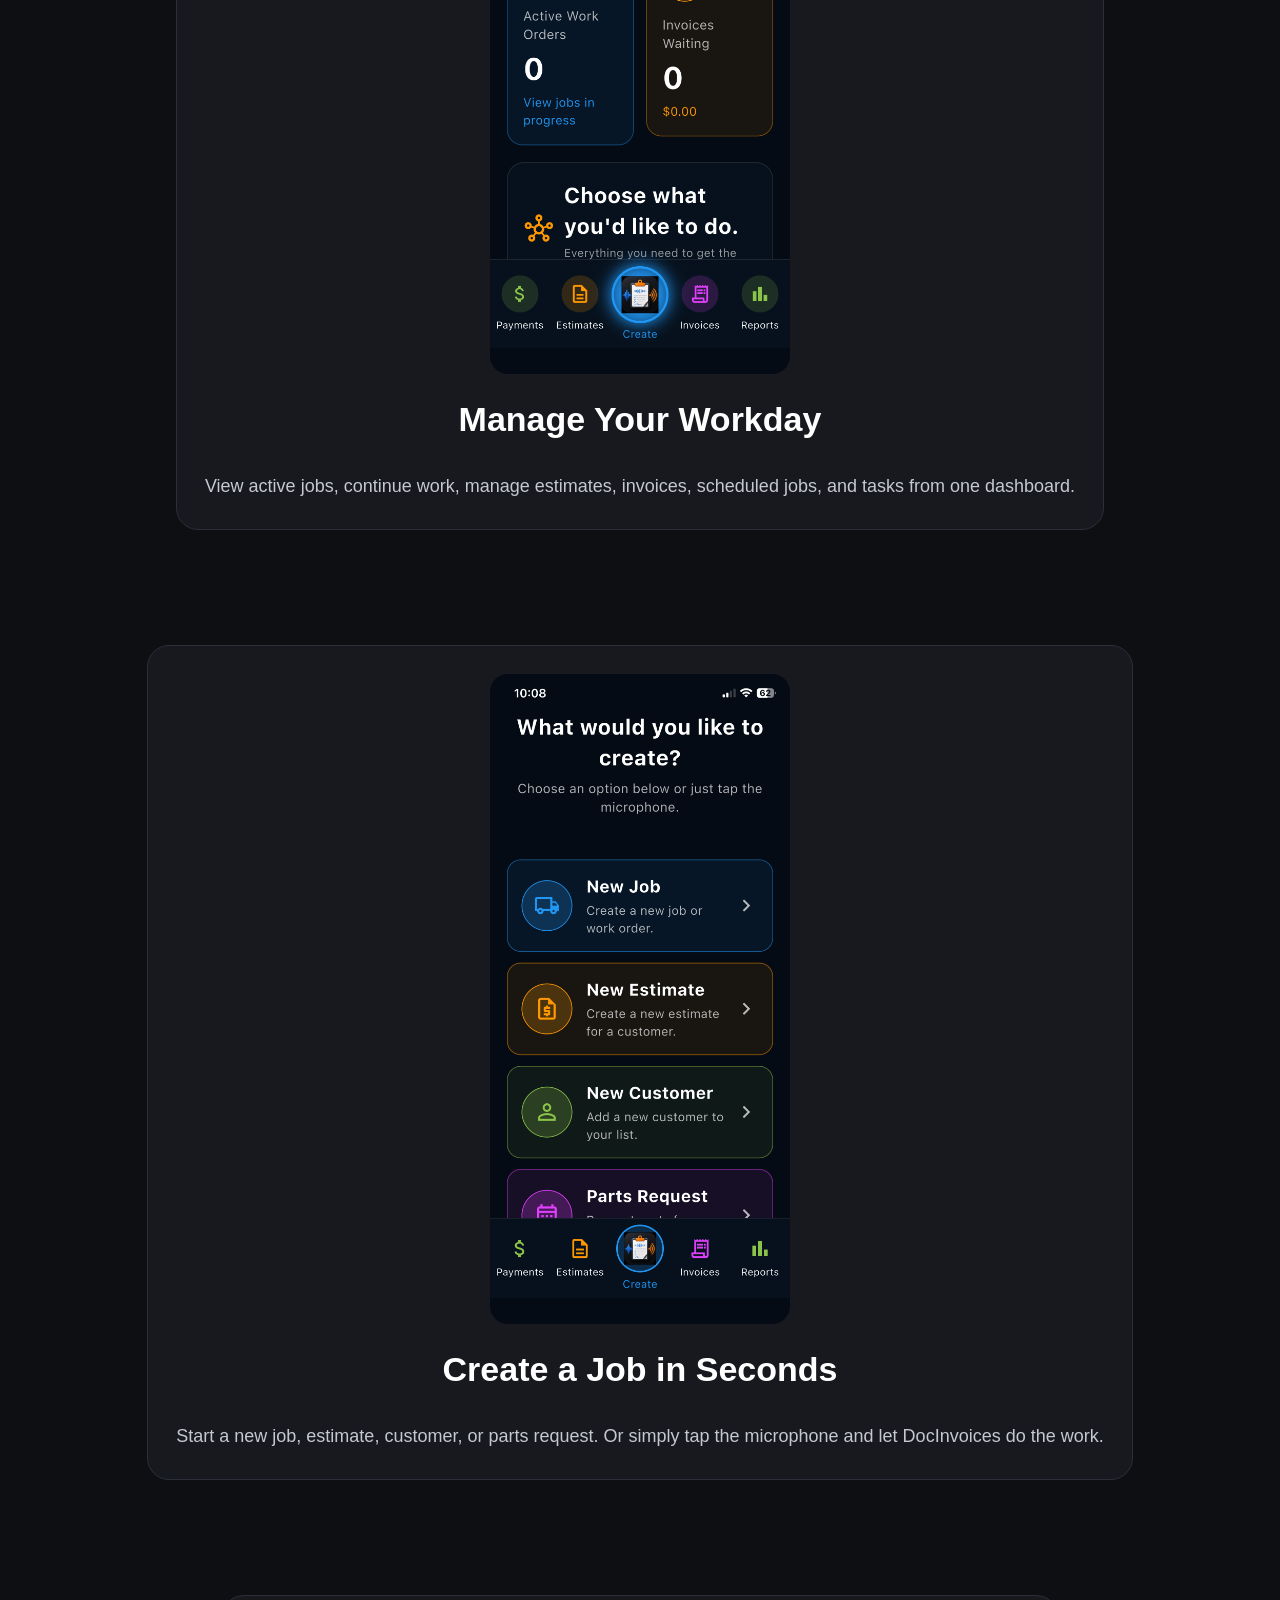
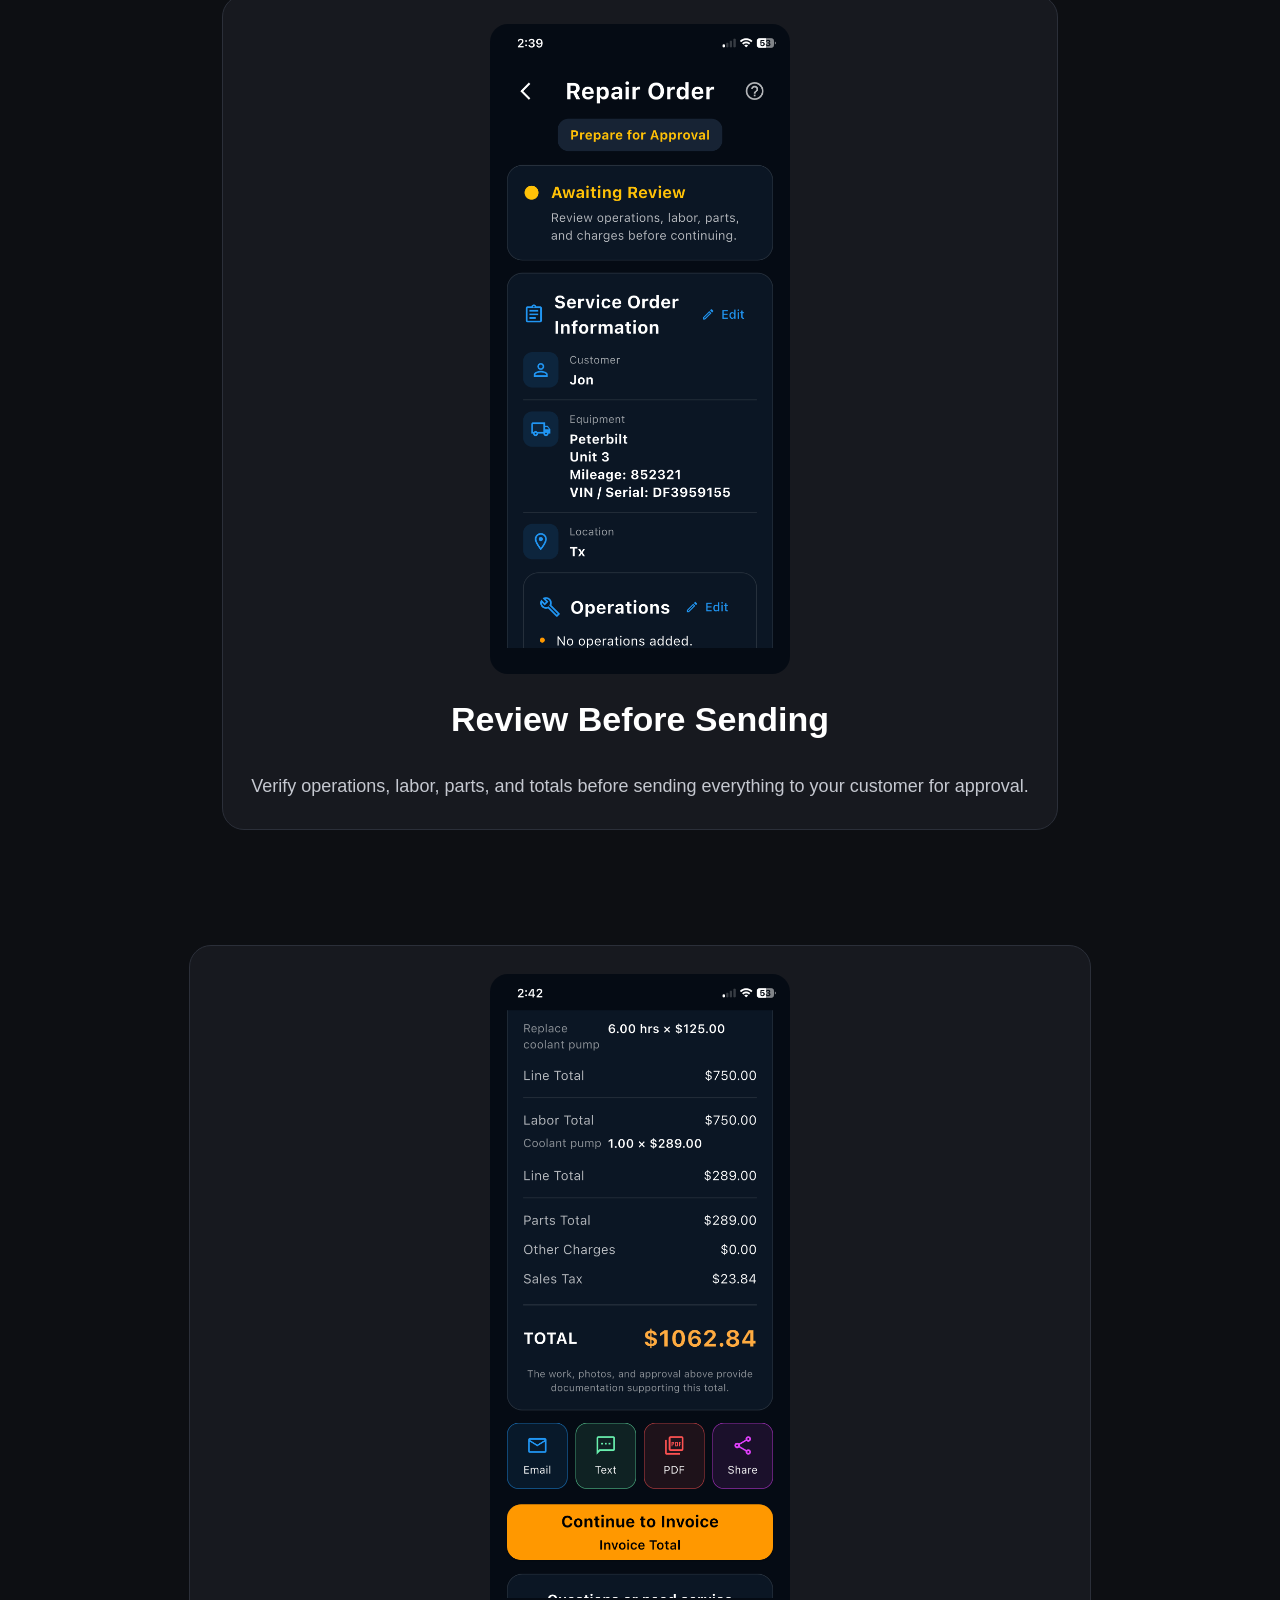
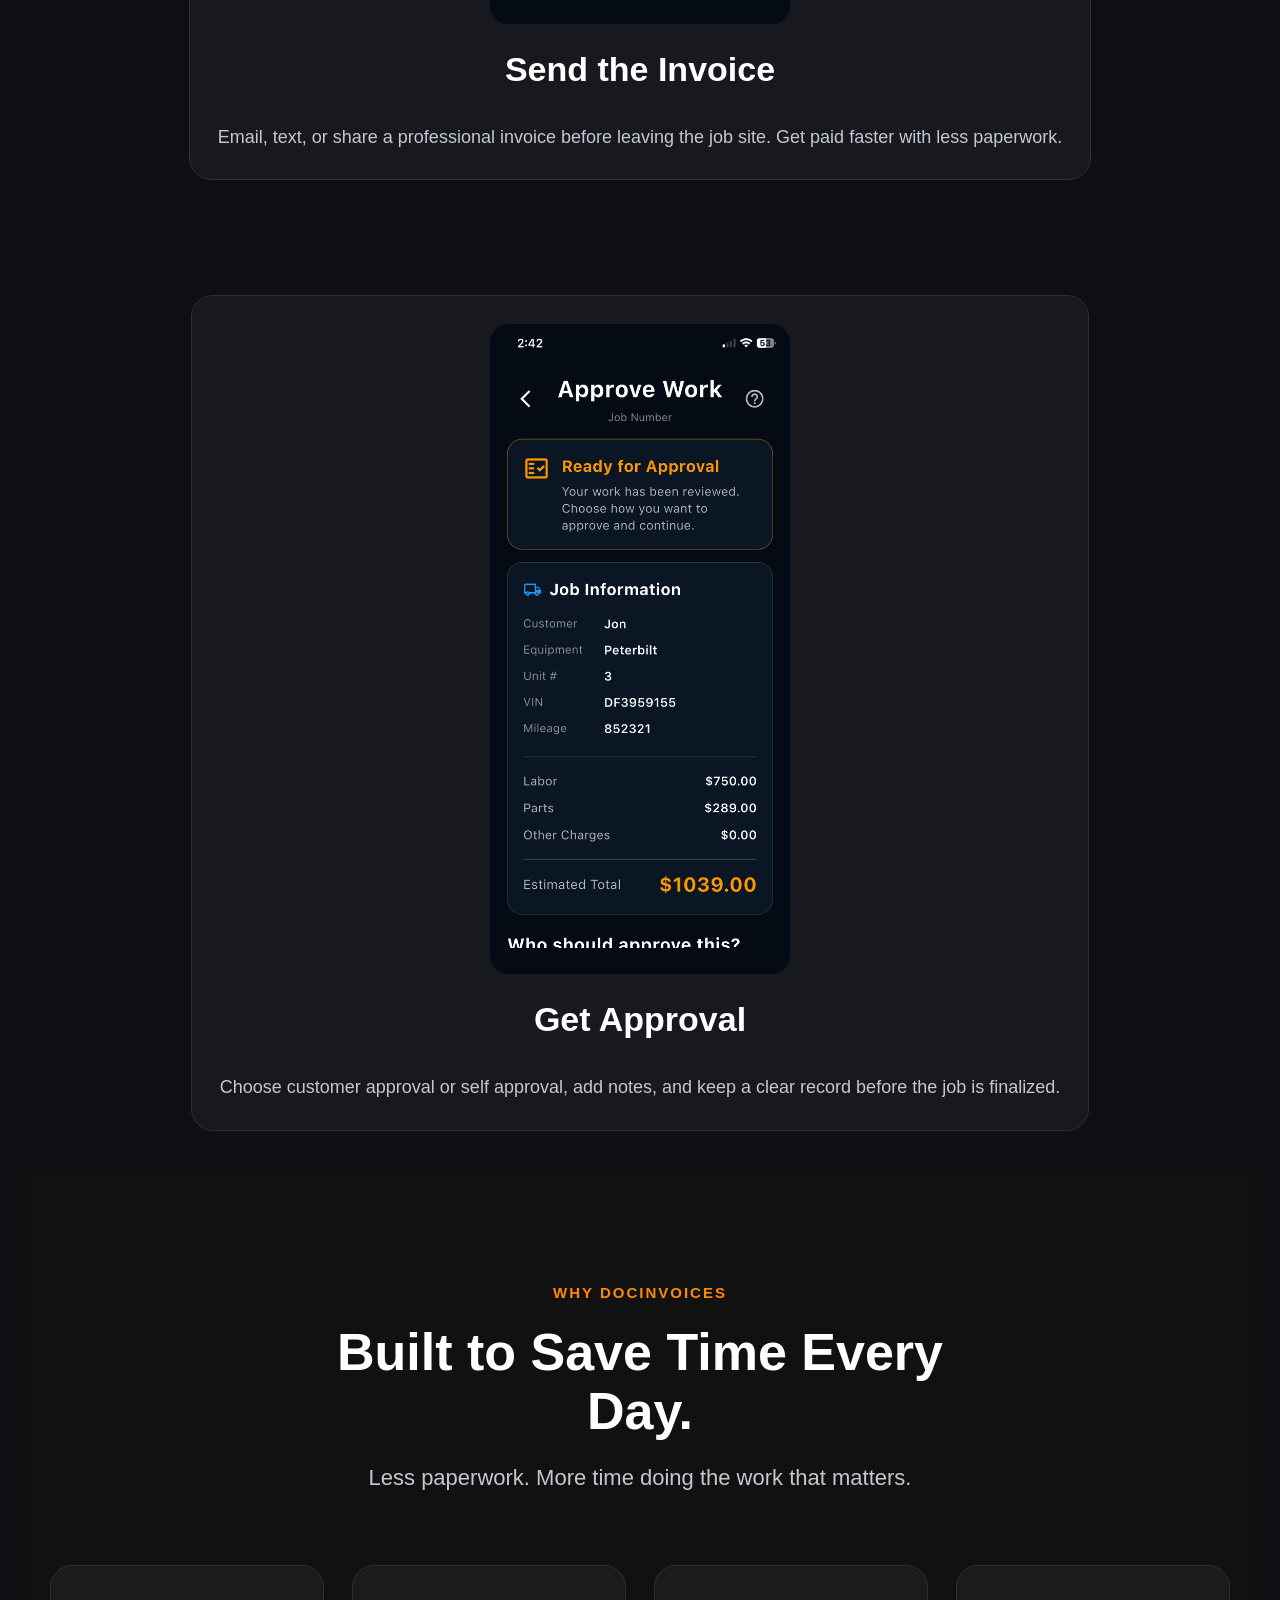
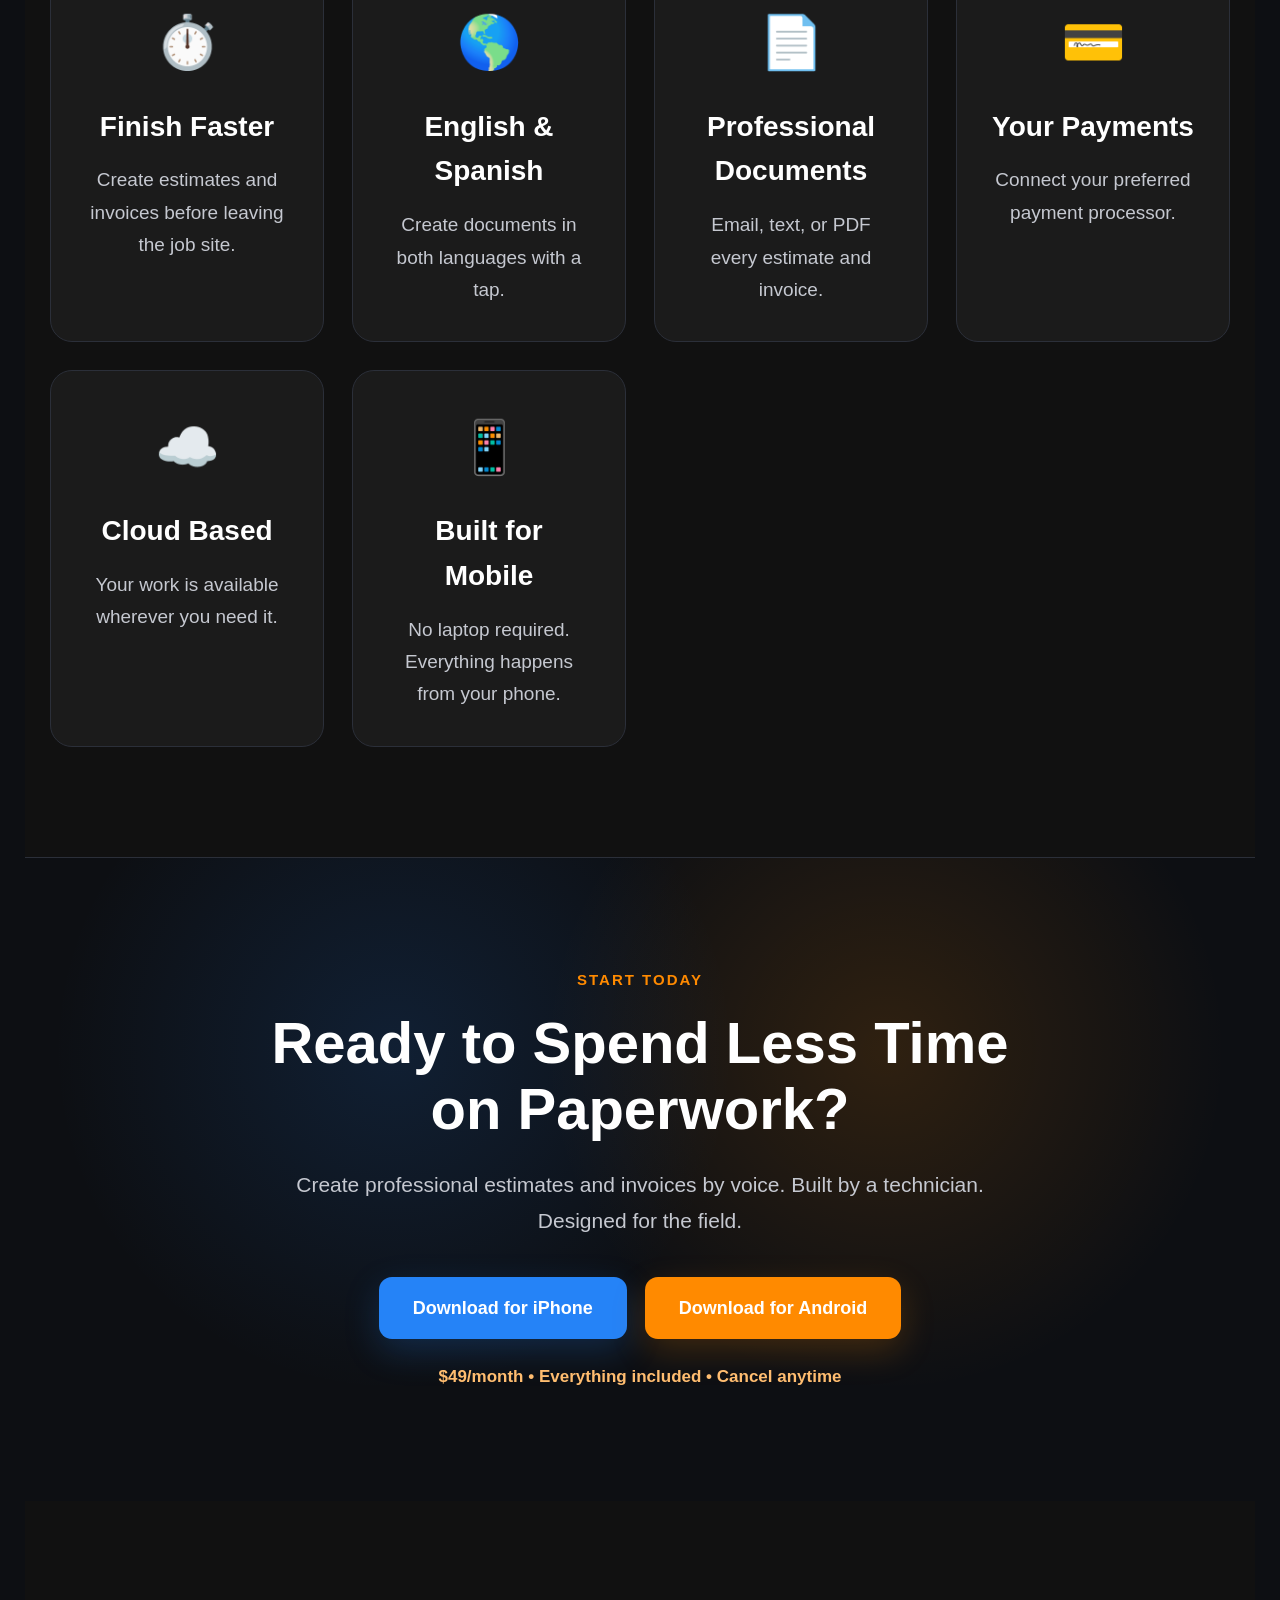
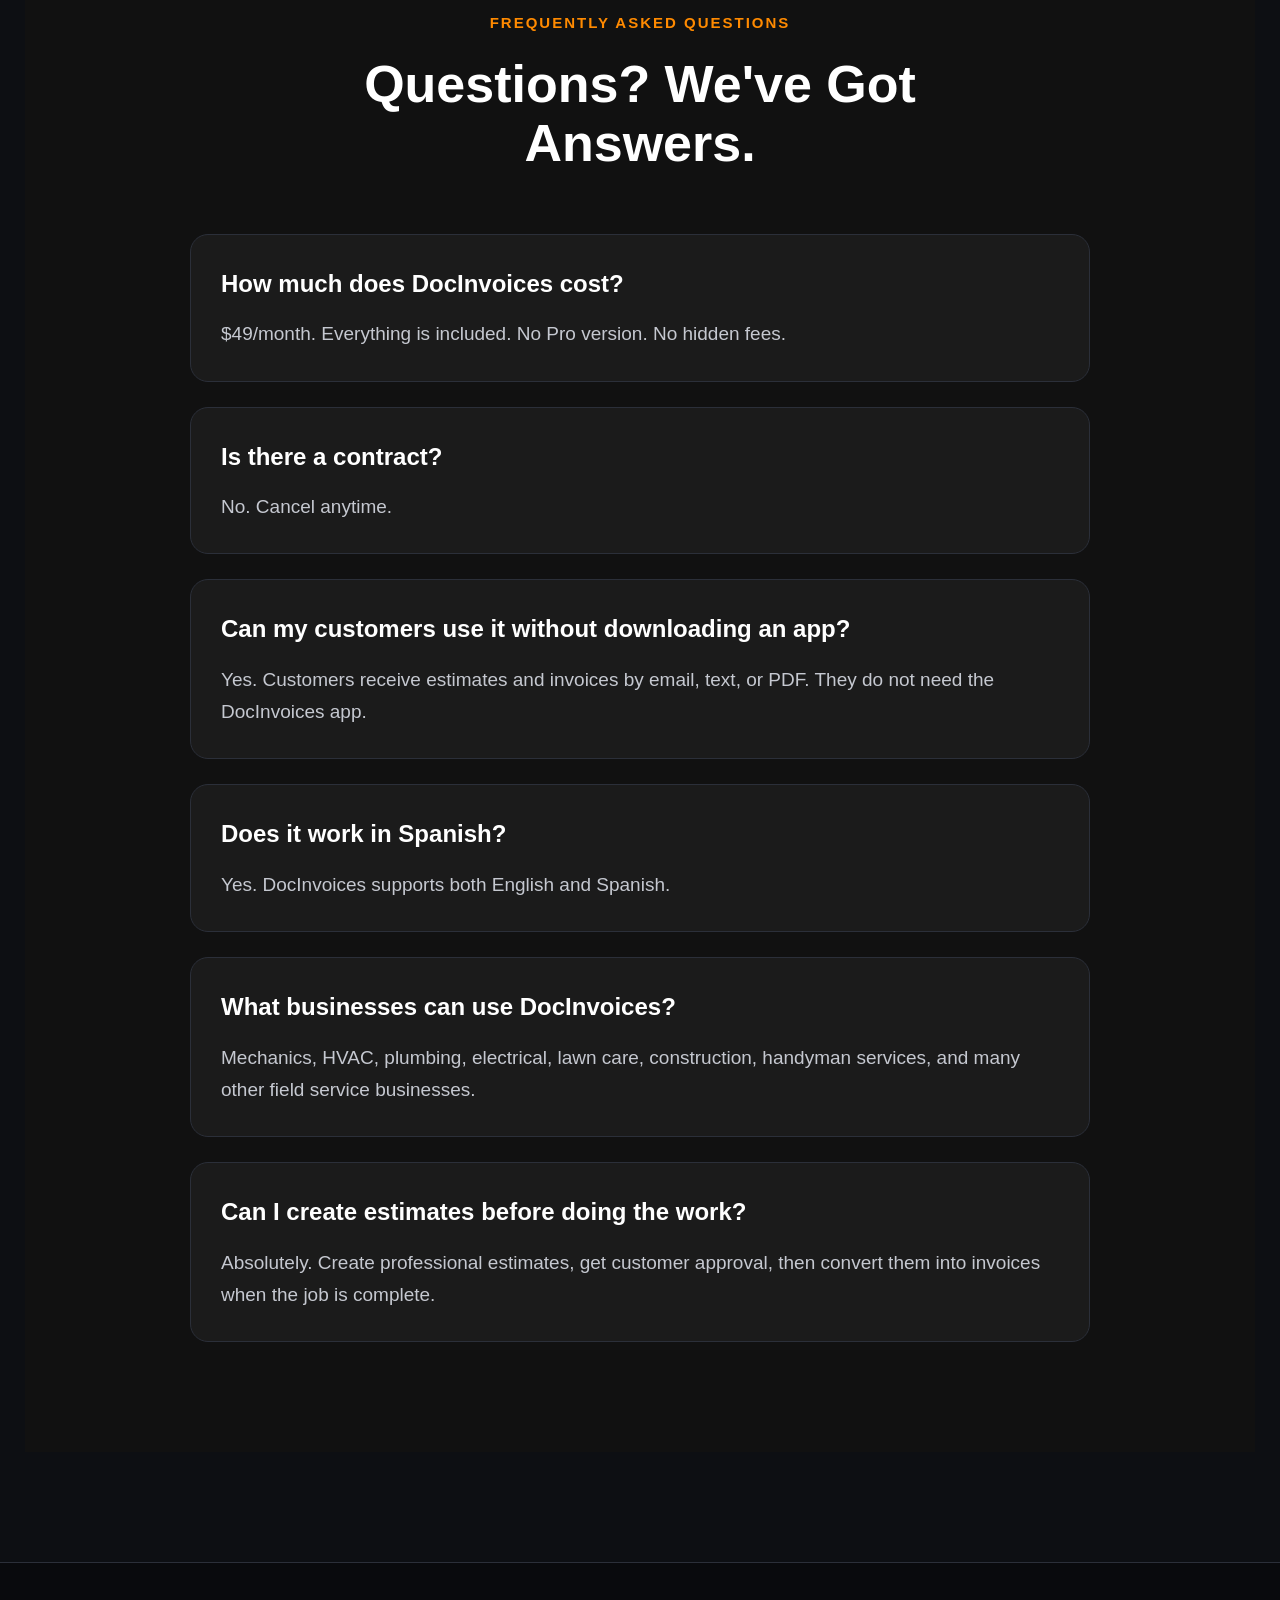
<file: docinvoices-website/docinvoices-website/index.html>
<!DOCTYPE html>
<html lang="en">
<head>
    <meta charset="UTF-8">
    <meta name="viewport" content="width=device-width, initial-scale=1.0">

    <title>DocInvoices</title>

    <meta
        name="description"
        content="Create professional estimates and invoices by voice with DocInvoices."
    >

    <link rel="stylesheet" href="styles.css">
</head>

<body>

    <main>

        <section class="top-section">

            <img
                src="logo.png"
                alt="DocInvoices logo"
                class="logo"
            >

            <p class="eyebrow">
                From Job to Payment
            </p>

            <h1>
                Create Professional
                <span>Estimates &amp; Invoices by Voice</span>
            </h1>

            <p class="intro">
                Finish the job. Speak your work. Send professional estimates
                and invoices before you leave the customer’s site.
            </p>

            <div class="download-buttons">
                <a href="#" class="button iphone-button">
                    Download for iPhone
                </a>

                <a href="#" class="button android-button">
                    Download for Android
                </a>
            </div>

            <div class="top-benefits">
                <span>✓ Voice Powered</span>
                <span>✓ English &amp; Spanish</span>
                <span>✓ Email, Text &amp; PDF</span>
            </div>

        </section>


        <section class="trades-section">

            <p class="section-label">
                Built for Real Work
            </p>

            <h2>
                One app for every trade.
            </h2>

            <div class="trade-grid">
                <div>Diesel Repair</div>
                <div>Truck Repair</div>
                <div>HVAC</div>
                <div>Plumbing</div>
                <div>Electrical</div>
                <div>Construction</div>
                <div>Lawn Care</div>
                <div>Handyman</div>
            </div>

        </section>


        <section class="workflow-section">

            <p class="section-label">
                How It Works
            </p>

            <h2>
                From job to invoice in five steps.
            </h2>

            <div class="workflow-grid">

                <article class="workflow-card">
                    <span class="step-number">1</span>
                    <h3>Create a Job</h3>
                    <p>
                        Select a customer, create an estimate, or begin a new work order.
                    </p>
                </article>

                <article class="workflow-card">
                    <span class="step-number">2</span>
                    <h3>Speak Naturally</h3>
                    <p>
                        Describe the work just like you would explain it to another technician.
                    </p>
                </article>

                <article class="workflow-card">
                    <span class="step-number">3</span>
                    <h3>Review the Work</h3>
                    <p>
                        Check the details, labor, parts, and charges before continuing.
                    </p>
                </article>

                <article class="workflow-card">
                    <span class="step-number">4</span>
                    <h3>Get Approval</h3>
                    <p>
                        Send the work for customer approval or approve it yourself.
                    </p>
                </article>

                <article class="workflow-card">
                    <span class="step-number">5</span>
                    <h3>Send the Invoice</h3>
                    <p>
                        Email, text, create a PDF, or share the completed invoice.
                    </p>
                </article>

            </div>

        </section>


        <section class="features-section">

            <p class="section-label">
                Why DocInvoices
            </p>

            <h2>
                Less paperwork. More completed work.
            </h2>

            <div class="feature-grid">

                <article class="feature-card">
                    <h3>Voice Powered</h3>
                    <p>
                        Speak your work instead of typing it after the job is finished.
                    </p>
                </article>

                <article class="feature-card">
                    <h3>English &amp; Spanish</h3>
                    <p>
                        Create and send documents in the language your customer understands.
                    </p>
                </article>

                <article class="feature-card">
                    <h3>Email, Text &amp; PDF</h3>
                    <p>
                        Send estimates and invoices using the method that works best.
                    </p>
                </article>

                <article class="feature-card">
                    <h3>Customer Approval</h3>
                    <p>
                        Record approval before work is finalized or the invoice is created.
                    </p>
                </article>

                <article class="feature-card">
                    <h3>Built for Mobile</h3>
                    <p>
                        Designed for technicians working in the field, not behind a desk.
                    </p>
                </article>

                <article class="feature-card">
                    <h3>Simple Workflow</h3>
                    <p>
                        Move from job creation to approval and invoicing without extra software.
                    </p>
                </article>

            </div>

        </section>




<section class="founder-section">

    <div class="founder-content">

        <div class="founder-text">

            <p class="section-label">
                Built by a Technician
            </p>

            <h2>
                Built by someone who actually does the work.
            </h2>

            <p>
                DocInvoices was created by a field technician with more than
                30 years of experience repairing trucks and equipment.
            </p>

            <p>
                It was built to help working professionals finish estimates,
                approvals, and invoices before leaving the job site.
            </p>

            <p>
               Less time on paperwork. More time doing the work that matters.
            </p>

        </div>

        <div class="founder-image-wrap">

            <img
                src="founder.png"
                alt="Founder of DocInvoices"
                class="founder-image"
            >

        </div>


</section>
        <section class="pricing-section">

            <p class="section-label">
                Simple Pricing
            </p>

            <h2>
                One Price. Everything Included.
            </h2>

            <div class="pricing-card">

                <div class="price-row">
                    <span class="price-amount">$49</span>
                    <span class="price-period">/month</span>
                </div>

                <p class="pricing-intro">
                    No complicated plans. No feature limits.
                </p>

                <div class="pricing-list">
                    <span>✓ Unlimited Customers</span>
                    <span>✓ Unlimited Jobs</span>
                    <span>✓ Unlimited Estimates</span>
                    <span>✓ Unlimited Invoices</span>
                    <span>✓ English &amp; Spanish</span>
                    <span>✓ Email, Text &amp; PDF</span>
                    <span>✓ Customer Approvals</span>
                    <span>✓ Free Updates</span>
                </div>

                <p class="pricing-note">
                    No Pro version. No hidden fees. Cancel anytime.
                </p>

                <a href="#" class="button pricing-button">
                    Start Free Beta
                </a>

            </div>

        </section>


        <section class="faq-section">

            <p class="section-label">
                Frequently Asked Questions
            </p>

            <h2>
                Common questions about DocInvoices.
            </h2>

            <div class="faq-list">

                <details>
                    <summary>Does my customer need the app?</summary>
                    <p>
                        No. Customers can receive estimates, invoices, PDFs,
                        messages, and approval requests without installing DocInvoices.
                    </p>
                </details>

                <details>
                    <summary>Does DocInvoices support Spanish?</summary>
                    <p>
                        Yes. DocInvoices supports English and Spanish workflows.
                    </p>
                </details>

                <details>
                    <summary>Can I email or text invoices?</summary>
                    <p>
                        Yes. Documents can be emailed, texted, shared, or created as PDFs.
                    </p>
                </details>

                <details>
                    <summary>Can I cancel my subscription?</summary>
                    <p>
                        Yes. The subscription may be canceled at any time.
                    </p>
                </details>

            </div>

        </section>

    </main>

<section class="how-it-works">

    <p class="section-label">
        HOW IT WORKS
    </p>

    <h2>
                            From Job Site to Paid in Minutes
    </h2>

    <p class="section-subtitle">
        Three simple steps. No paperwork. No office.
    </p>

    <div class="steps">

        <div class="step-card">
            <div class="step-number">1</div>

            <h3>Speak</h3>

            <p>
                Tap the microphone and describe the work exactly as you performed it.
            </p>
        </div>

        <div class="step-card">
            <div class="step-number">2</div>

            <h3>Review</h3>

            <p>
                DocInvoices organizes everything into a professional estimate or invoice.
            </p>
        </div>

        <div class="step-card">
            <div class="step-number">3</div>

            <h3>Send & Get Paid</h3>

            <p>
                Email, text, or PDF your customer before leaving the job site.
            </p>
        </div>

    </div>
<section class="industries">

    <p class="section-label">BUILT FOR</p>

    <h2>One App. Every Trade.</h2>

    <p class="section-subtitle">
        Whether you're repairing trucks, fixing plumbing, installing HVAC,
        or running a handyman business, DocInvoices works the way you do.
    </p>

    <div class="industry-grid">

        <div class="industry-card">
            🔧
            <span>Mechanic Repair</span>
        </div>

        <div class="industry-card">
            🚿
            <span>Plumbing</span>
        </div>

        <div class="industry-card">
            ❄️
            <span>HVAC</span>
        </div>

        <div class="industry-card">
            ⚡
            <span>Electrical</span>
        </div>

        <div class="industry-card">
            🌱
            <span>Lawn Care</span>
        </div>

        <div class="industry-card">
            🔨
            <span>Handyman</span>
        </div>

        <div class="industry-card">
            🏗️
            <span>Construction</span>
        </div>

        <div class="industry-card">
            ➕
            <span>And More...</span>
        </div>

    </div>

</section>


</section>
<section class="app-preview">

    <p class="section-label">SEE IT IN ACTION</p>

    <h2>From Voice to Invoice.</h2>

    <p class="section-subtitle">
        See how DocInvoices moves from job creation to customer approval and a finished invoice.
    </p>

    <div class="preview-grid">

        <article class="preview-card">
    <img src="dashboard.png" alt="DocInvoices dashboard">

    <h3>Manage Your Workday</h3>

    <p>
        View active jobs, continue work, manage estimates,
        invoices, scheduled jobs, and tasks from one dashboard.
    </p>
</article>

        <article class="preview-card">
    <img src="create.png" alt="Create a new service order">

    <h3>Create a Job in Seconds</h3>

    <p>
        Start a new job, estimate, customer, or parts request.
        Or simply tap the microphone and let DocInvoices do the work.
    </p>
</article>

        <article class="preview-card">
    <img src="prepareforapproval.png" alt="Review work before approval">

    <h3>Review Before Sending</h3>

    <p>
        Verify operations, labor, parts, and totals before sending
        everything to your customer for approval.
    </p>
</article>
<article class="preview-card">
    <img src="invoice-summary.png" alt="Professional invoice summary">

    <h3>Send the Invoice</h3>

    <p>
        Email, text, or share a professional invoice before leaving the job site.
        Get paid faster with less paperwork.
    </p>
</article>
        <article class="preview-card">
    <img src="approvework.png" alt="Customer approval options">

    <h3>Get Approval</h3>

    <p>
        Choose customer approval or self approval, add notes,
        and keep a clear record before the job is finalized.
    </p>
</article>

    </div>
<section class="why-docinvoices">

    <p class="section-label">
        WHY DOCINVOICES
    </p>

    <h2>
        Built to Save Time Every Day.
    </h2>

    <p class="section-subtitle">
        Less paperwork. More time doing the work that matters.
    </p>

    <div class="benefit-grid">

        <div class="benefit-card">
            ⏱️
            <h3>Finish Faster</h3>
            <p>Create estimates and invoices before leaving the job site.</p>
        </div>

        <div class="benefit-card">
            🌎
            <h3>English & Spanish</h3>
            <p>Create documents in both languages with a tap.</p>
        </div>

        <div class="benefit-card">
            📄
            <h3>Professional Documents</h3>
            <p>Email, text, or PDF every estimate and invoice.</p>
        </div>

        <div class="benefit-card">
            💳
            <h3>Your Payments</h3>
            <p>Connect your preferred payment processor.</p>
        </div>

        <div class="benefit-card">
            ☁️
            <h3>Cloud Based</h3>
            <p>Your work is available wherever you need it.</p>
        </div>

        <div class="benefit-card">
            📱
            <h3>Built for Mobile</h3>
            <p>No laptop required. Everything happens from your phone.</p>
        </div>

    </div>

</section>
<section class="final-cta">

    <p class="section-label">
        START TODAY
    </p>

    <h2>
        Ready to Spend Less Time on Paperwork?
    </h2>

    <p>
        Create professional estimates and invoices by voice.
        Built by a technician. Designed for the field.
    </p>

    <div class="download-buttons">
        <a href="#" class="button iphone-button">
            Download for iPhone
        </a>

        <a href="#" class="button android-button">
            Download for Android
        </a>
    </div>

    <p class="cta-note">
        $49/month • Everything included • Cancel anytime
    </p>

</section>
<section class="faq">

    <p class="section-label">FREQUENTLY ASKED QUESTIONS</p>

    <h2>Questions? We've Got Answers.</h2>

    <div class="faq-list">

        <div class="faq-item">
            <h3>How much does DocInvoices cost?</h3>
            <p>$49/month. Everything is included. No Pro version. No hidden fees.</p>
        </div>

        <div class="faq-item">
            <h3>Is there a contract?</h3>
            <p>No. Cancel anytime.</p>
        </div>

        <div class="faq-item">
            <h3>Can my customers use it without downloading an app?</h3>
            <p>Yes. Customers receive estimates and invoices by email, text, or PDF. They do not need the DocInvoices app.</p>
        </div>

        <div class="faq-item">
            <h3>Does it work in Spanish?</h3>
            <p>Yes. DocInvoices supports both English and Spanish.</p>
        </div>

        <div class="faq-item">
            <h3>What businesses can use DocInvoices?</h3>
            <p>Mechanics, HVAC, plumbing, electrical, lawn care, construction, handyman services, and many other field service businesses.</p>
        </div>

        <div class="faq-item">
            <h3>Can I create estimates before doing the work?</h3>
            <p>Absolutely. Create professional estimates, get customer approval, then convert them into invoices when the job is complete.</p>
        </div>

    </div>

</section>
</section>
    <footer>

        <div class="footer-links">
            <a href="privacy.html">Privacy</a>
            <a href="terms.html">Terms</a>
            <a href="support.html">Support</a>
            <a href="delete-account.html">Delete Account</a>
        </div>

        <p>
            © 2026 DocInvoices
        </p>

    </footer>

</body>
</html>
</file>
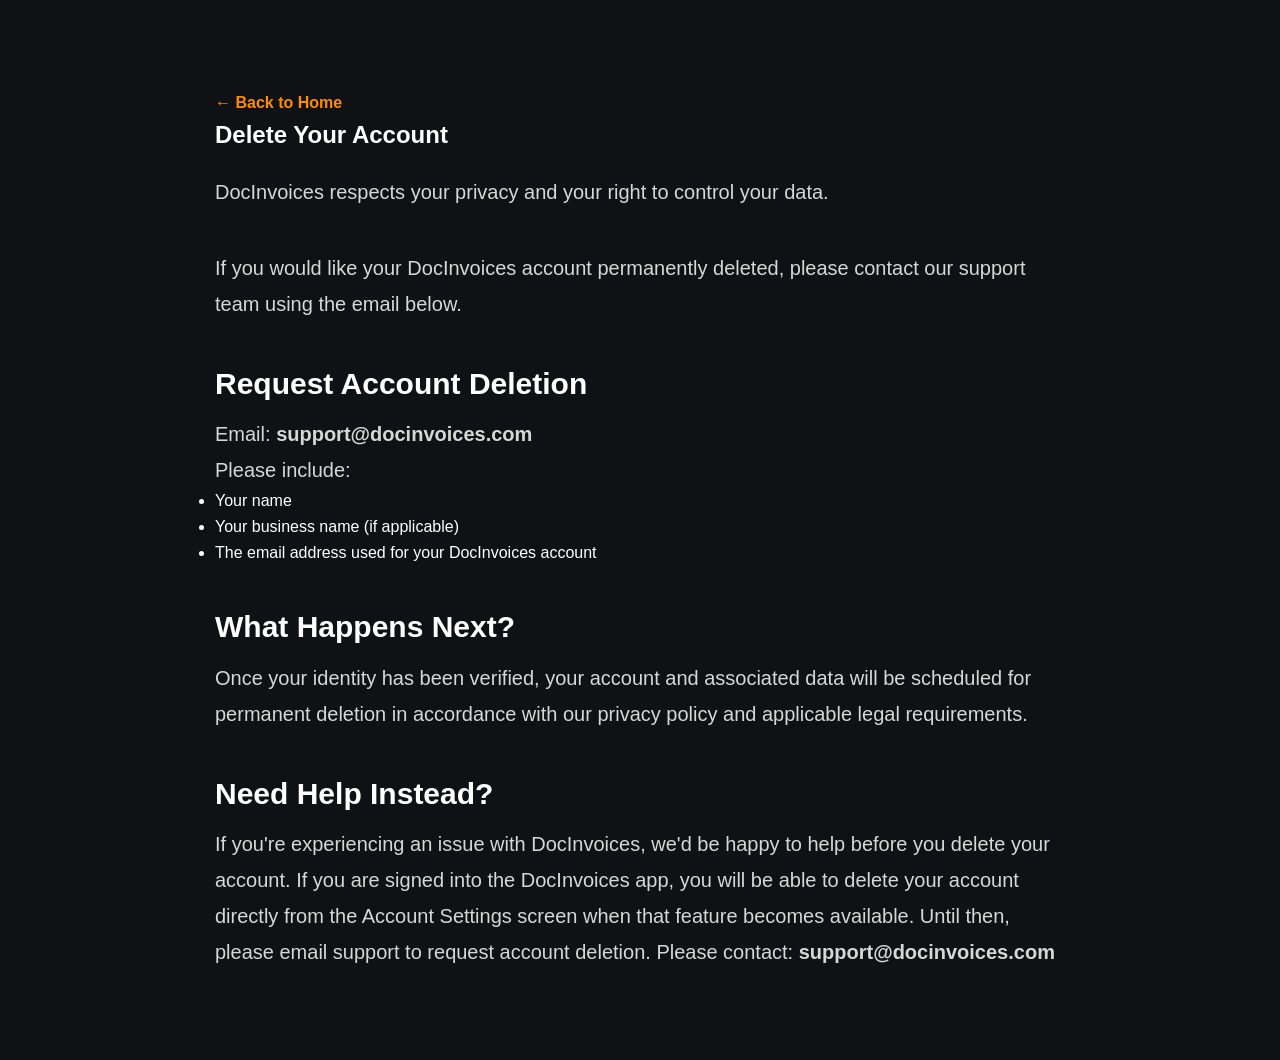
<file: delete-account.html>
<!DOCTYPE html>
<html lang="en">

<head>

<meta charset="UTF-8">

<meta name="viewport" content="width=device-width, initial-scale=1.0">

<title>Delete Account | DocInvoices</title>

<link rel="stylesheet" href="styles.css">

</head>

<body>

<section class="legal-page">

<a href="index.html" class="back-link">
← Back to Home
</a>

<h1>Delete Your Account</h1>

<p class="legal-date">

DocInvoices respects your privacy and your right to control your data.

</p>

<p>

If you would like your DocInvoices account permanently deleted,
please contact our support team using the email below.

</p>

<h2>Request Account Deletion</h2>

<p>

Email:

<strong>support@docinvoices.com</strong>

</p>

<p>

Please include:

</p>

<ul>

<li>Your name</li>

<li>Your business name (if applicable)</li>

<li>The email address used for your DocInvoices account</li>

</ul>

<h2>What Happens Next?</h2>

<p>

Once your identity has been verified, your account and associated
data will be scheduled for permanent deletion in accordance with
our privacy policy and applicable legal requirements.

</p>

<h2>Need Help Instead?</h2>

<p>

If you're experiencing an issue with DocInvoices, we'd be happy to
help before you delete your account.
If you are signed into the DocInvoices app, you will be able to delete your account directly from the Account Settings screen when that feature becomes available. Until then, please email support to request account deletion.

Please contact:

<strong>support@docinvoices.com</strong>

</p>

</section>

</body>

</html>
</file>
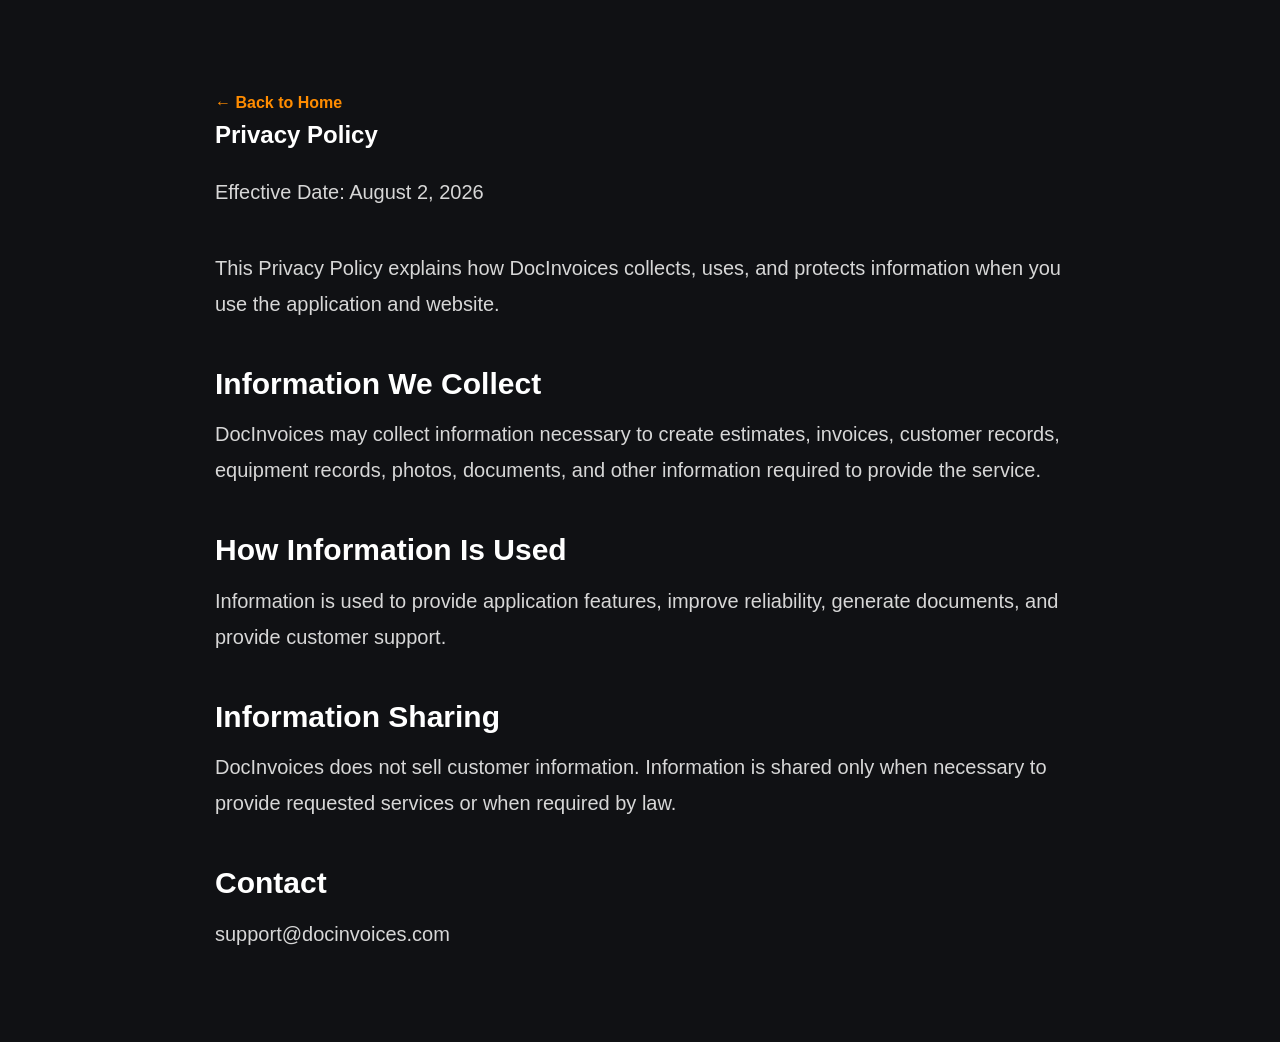
<file: privacy.html>
<!DOCTYPE html>
<html lang="en">

<head>

<meta charset="UTF-8">

<meta name="viewport" content="width=device-width, initial-scale=1.0">

<title>Privacy Policy | DocInvoices</title>

<link rel="stylesheet" href="styles.css">

</head>

<body>

<section class="legal-page">

<a href="index.html" class="back-link">
← Back to Home
</a>

<h1>Privacy Policy</h1>

<p class="legal-date">
Effective Date: August 2, 2026
</p>

<p>

This Privacy Policy explains how DocInvoices collects, uses, and protects information when you use the application and website.

</p>

<h2>Information We Collect</h2>

<p>

DocInvoices may collect information necessary to create estimates, invoices, customer records, equipment records, photos, documents, and other information required to provide the service.

</p>

<h2>How Information Is Used</h2>

<p>

Information is used to provide application features, improve reliability, generate documents, and provide customer support.

</p>

<h2>Information Sharing</h2>

<p>

DocInvoices does not sell customer information.

Information is shared only when necessary to provide requested services or when required by law.

</p>

<h2>Contact</h2>

<p>

support@docinvoices.com

</p>

</section>

</body>

</html>
</file>
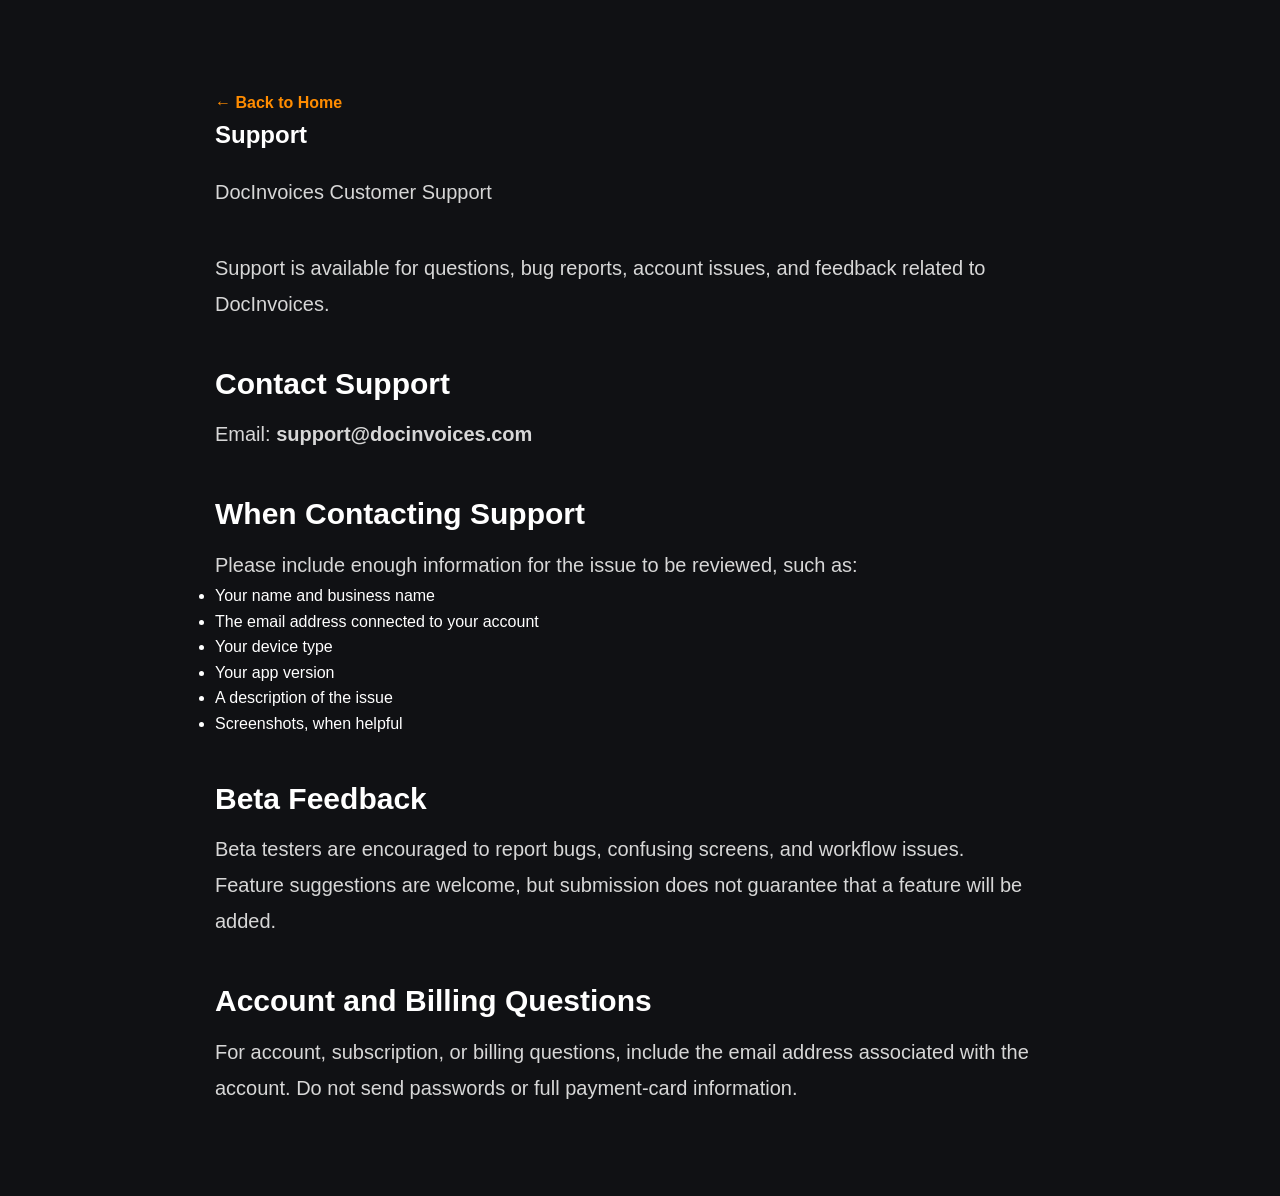
<file: support.html>
<!DOCTYPE html>
<html lang="en">

<head>
    <meta charset="UTF-8">
    <meta name="viewport" content="width=device-width, initial-scale=1.0">

    <title>Support | DocInvoices</title>

    <link rel="stylesheet" href="styles.css">
</head>

<body>

<section class="legal-page">

    <a href="index.html" class="back-link">
        ← Back to Home
    </a>

    <h1>Support</h1>

    <p class="legal-date">
        DocInvoices Customer Support
    </p>

    <p>
        Support is available for questions, bug reports, account issues,
        and feedback related to DocInvoices.
    </p>

    <h2>Contact Support</h2>

    <p>
        Email:
        <strong>support@docinvoices.com</strong>
    </p>

    <h2>When Contacting Support</h2>

    <p>
        Please include enough information for the issue to be reviewed,
        such as:
    </p>

    <ul>
        <li>Your name and business name</li>
        <li>The email address connected to your account</li>
        <li>Your device type</li>
        <li>Your app version</li>
        <li>A description of the issue</li>
        <li>Screenshots, when helpful</li>
    </ul>

    <h2>Beta Feedback</h2>

    <p>
        Beta testers are encouraged to report bugs, confusing screens,
        and workflow issues.
    </p>

    <p>
        Feature suggestions are welcome, but submission does not guarantee
        that a feature will be added.
    </p>

    <h2>Account and Billing Questions</h2>

    <p>
        For account, subscription, or billing questions, include the email
        address associated with the account. Do not send passwords or full
        payment-card information.
    </p>

</section>

</body>
</html>
</file>
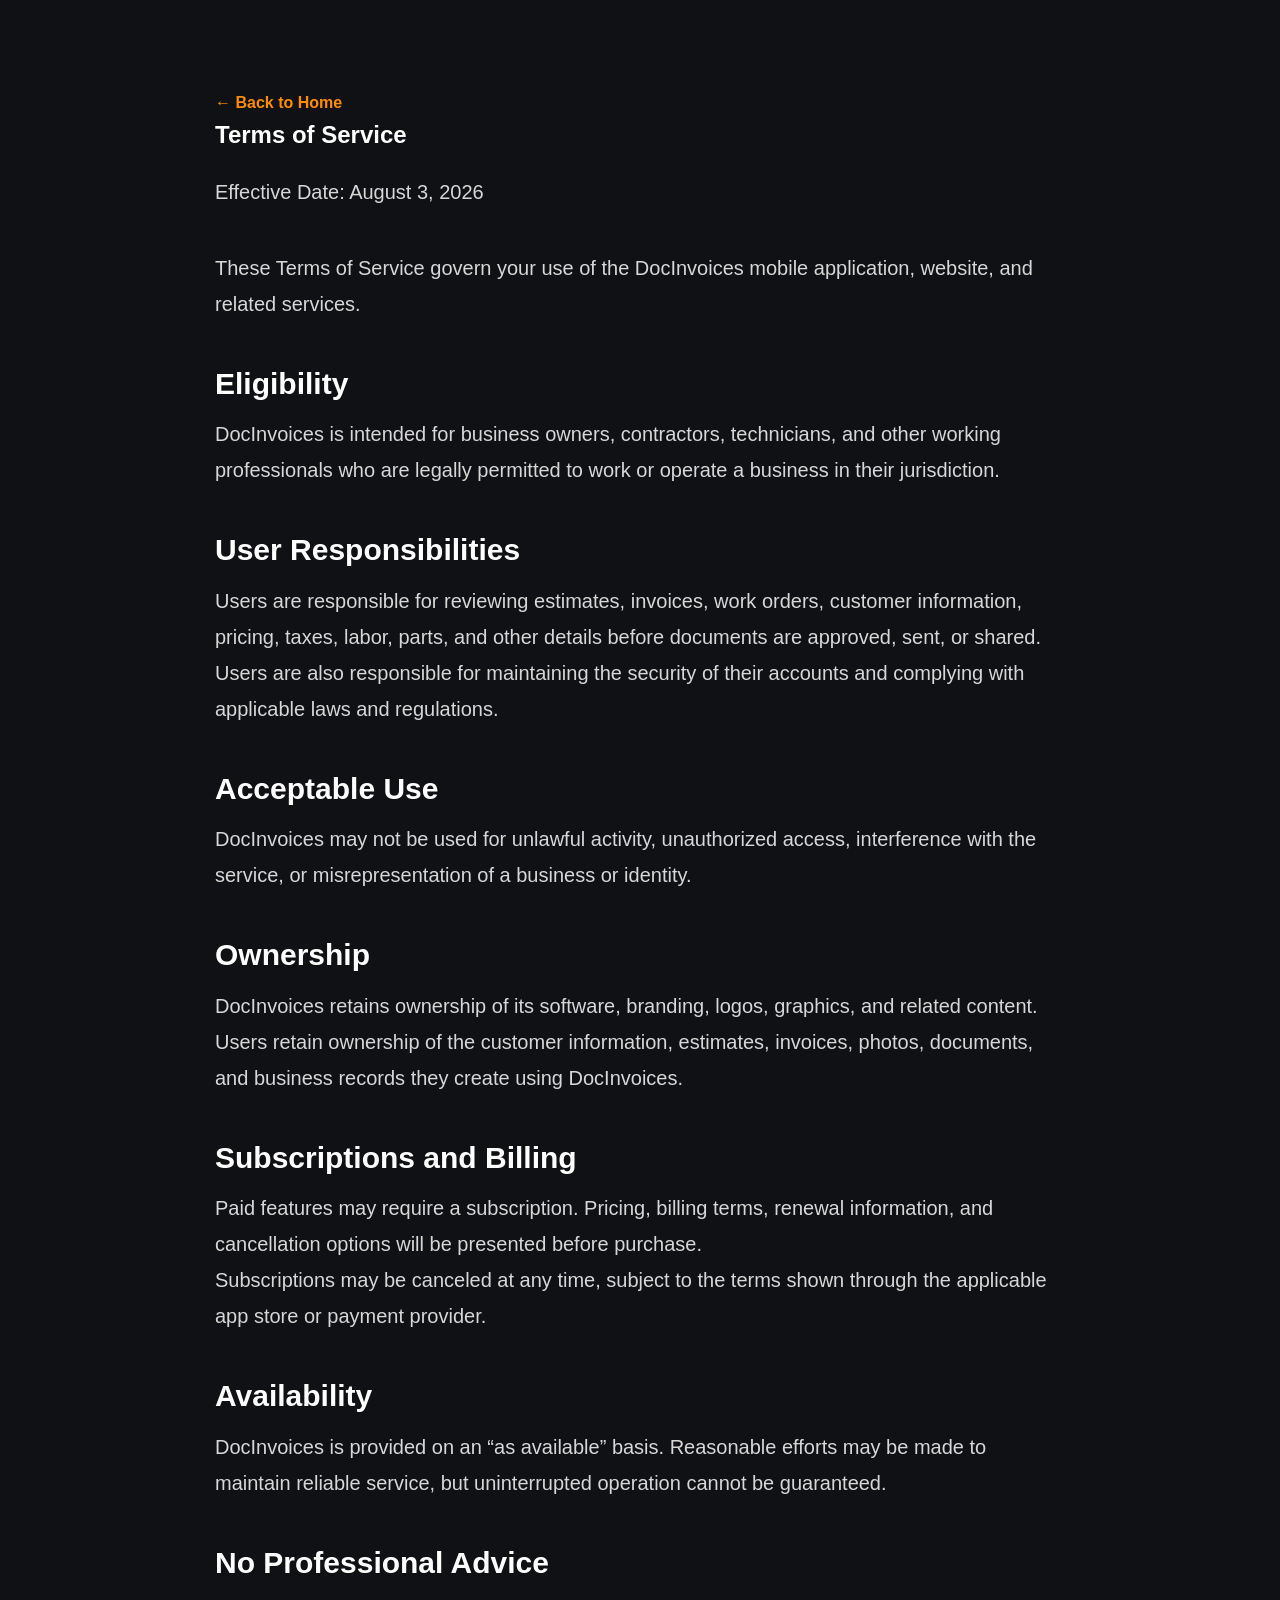
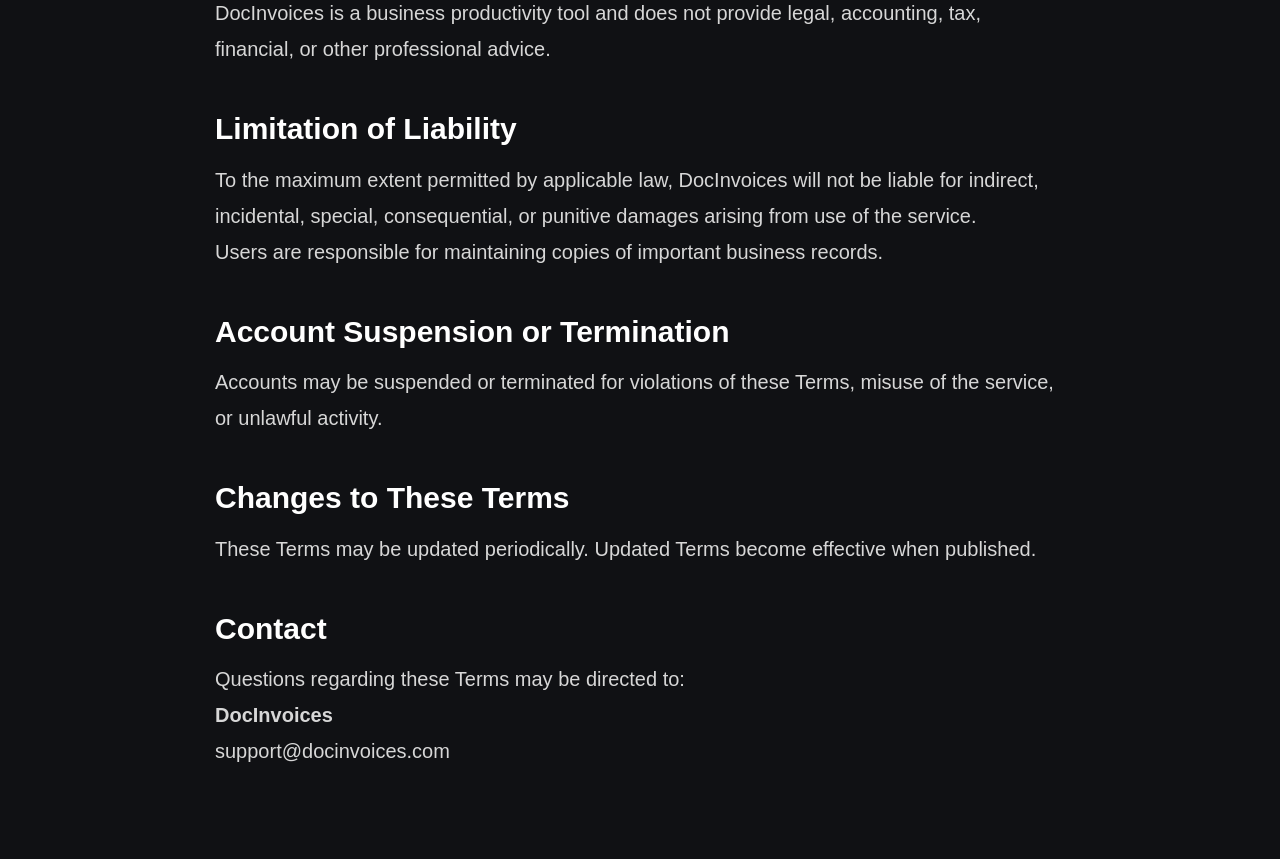
<file: terms.html>
<!DOCTYPE html>
<html lang="en">

<head>
    <meta charset="UTF-8">
    <meta name="viewport" content="width=device-width, initial-scale=1.0">

    <title>Terms of Service | DocInvoices</title>

    <link rel="stylesheet" href="styles.css">
</head>

<body>

<section class="legal-page">

    <a href="index.html" class="back-link">
        ← Back to Home
    </a>

    <h1>Terms of Service</h1>

    <p class="legal-date">
        Effective Date: August 3, 2026
    </p>

    <p>
        These Terms of Service govern your use of the DocInvoices mobile
        application, website, and related services.
    </p>

    <h2>Eligibility</h2>

    <p>
        DocInvoices is intended for business owners, contractors, technicians,
        and other working professionals who are legally permitted to work or
        operate a business in their jurisdiction.
    </p>

    <h2>User Responsibilities</h2>

    <p>
        Users are responsible for reviewing estimates, invoices, work orders,
        customer information, pricing, taxes, labor, parts, and other details
        before documents are approved, sent, or shared.
    </p>

    <p>
        Users are also responsible for maintaining the security of their
        accounts and complying with applicable laws and regulations.
    </p>

    <h2>Acceptable Use</h2>

    <p>
        DocInvoices may not be used for unlawful activity, unauthorized access,
        interference with the service, or misrepresentation of a business or
        identity.
    </p>

    <h2>Ownership</h2>

    <p>
        DocInvoices retains ownership of its software, branding, logos,
        graphics, and related content.
    </p>

    <p>
        Users retain ownership of the customer information, estimates,
        invoices, photos, documents, and business records they create using
        DocInvoices.
    </p>

    <h2>Subscriptions and Billing</h2>

    <p>
        Paid features may require a subscription. Pricing, billing terms,
        renewal information, and cancellation options will be presented before
        purchase.
    </p>

    <p>
        Subscriptions may be canceled at any time, subject to the terms shown
        through the applicable app store or payment provider.
    </p>

    <h2>Availability</h2>

    <p>
        DocInvoices is provided on an “as available” basis. Reasonable efforts
        may be made to maintain reliable service, but uninterrupted operation
        cannot be guaranteed.
    </p>

    <h2>No Professional Advice</h2>

    <p>
        DocInvoices is a business productivity tool and does not provide legal,
        accounting, tax, financial, or other professional advice.
    </p>

    <h2>Limitation of Liability</h2>

    <p>
        To the maximum extent permitted by applicable law, DocInvoices will not
        be liable for indirect, incidental, special, consequential, or punitive
        damages arising from use of the service.
    </p>

    <p>
        Users are responsible for maintaining copies of important business
        records.
    </p>

    <h2>Account Suspension or Termination</h2>

    <p>
        Accounts may be suspended or terminated for violations of these Terms,
        misuse of the service, or unlawful activity.
    </p>

    <h2>Changes to These Terms</h2>

    <p>
        These Terms may be updated periodically. Updated Terms become effective
        when published.
    </p>

    <h2>Contact</h2>

    <p>
        Questions regarding these Terms may be directed to:
    </p>

    <p>
        <strong>DocInvoices</strong><br>
        support@docinvoices.com
    </p>

</section>

</body>
</html>
</file>
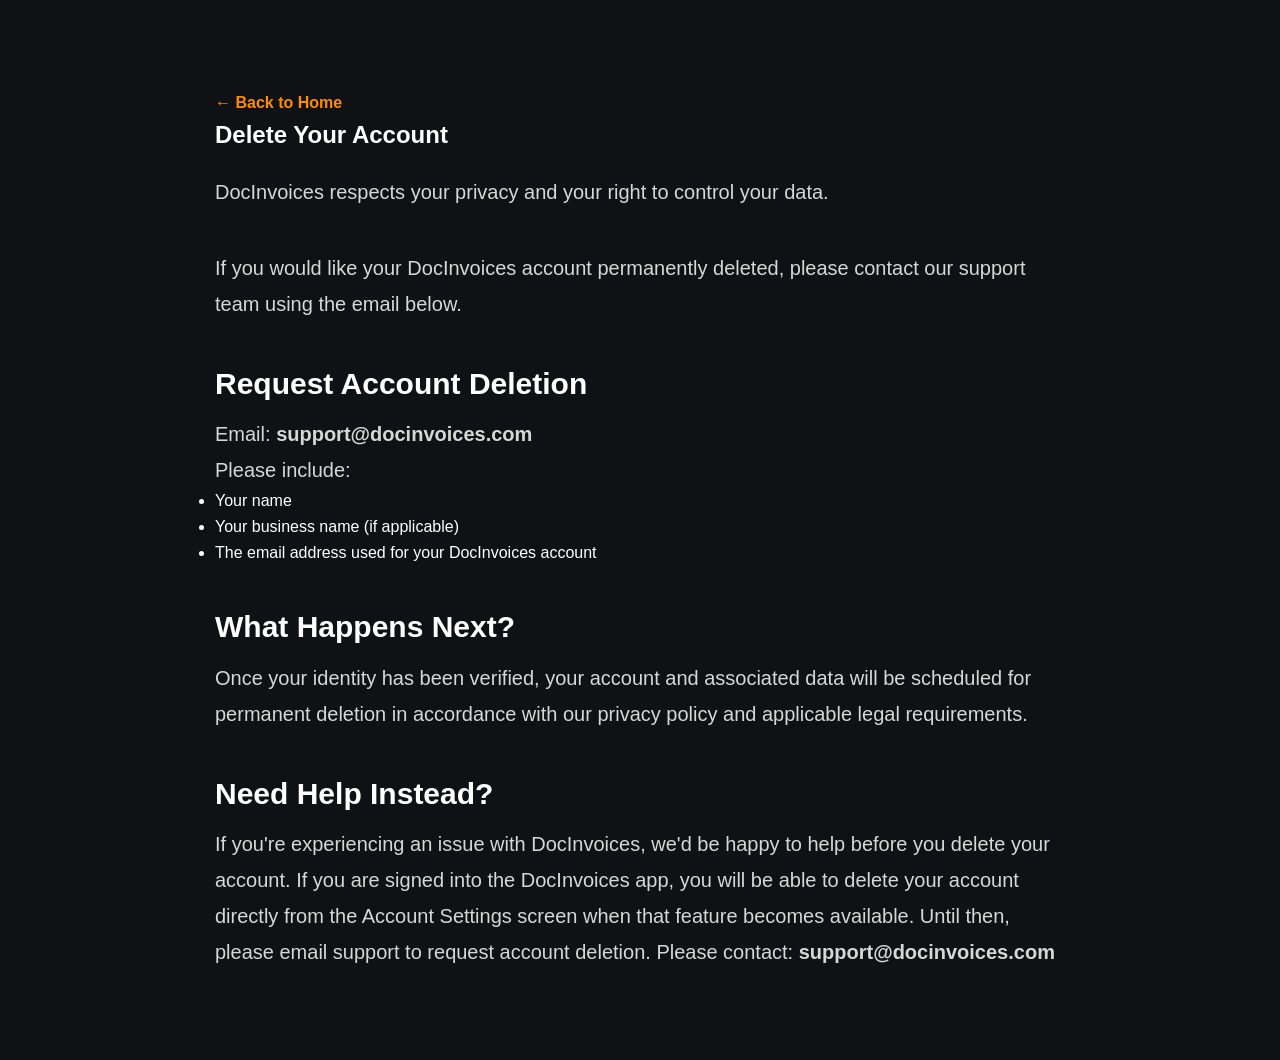
<file: docinvoices-website/delete-account.html>
<!DOCTYPE html>
<html lang="en">

<head>

<meta charset="UTF-8">

<meta name="viewport" content="width=device-width, initial-scale=1.0">

<title>Delete Account | DocInvoices</title>

<link rel="stylesheet" href="styles.css">

</head>

<body>

<section class="legal-page">

<a href="index.html" class="back-link">
← Back to Home
</a>

<h1>Delete Your Account</h1>

<p class="legal-date">

DocInvoices respects your privacy and your right to control your data.

</p>

<p>

If you would like your DocInvoices account permanently deleted,
please contact our support team using the email below.

</p>

<h2>Request Account Deletion</h2>

<p>

Email:

<strong>support@docinvoices.com</strong>

</p>

<p>

Please include:

</p>

<ul>

<li>Your name</li>

<li>Your business name (if applicable)</li>

<li>The email address used for your DocInvoices account</li>

</ul>

<h2>What Happens Next?</h2>

<p>

Once your identity has been verified, your account and associated
data will be scheduled for permanent deletion in accordance with
our privacy policy and applicable legal requirements.

</p>

<h2>Need Help Instead?</h2>

<p>

If you're experiencing an issue with DocInvoices, we'd be happy to
help before you delete your account.
If you are signed into the DocInvoices app, you will be able to delete your account directly from the Account Settings screen when that feature becomes available. Until then, please email support to request account deletion.

Please contact:

<strong>support@docinvoices.com</strong>

</p>

</section>

</body>

</html>
</file>
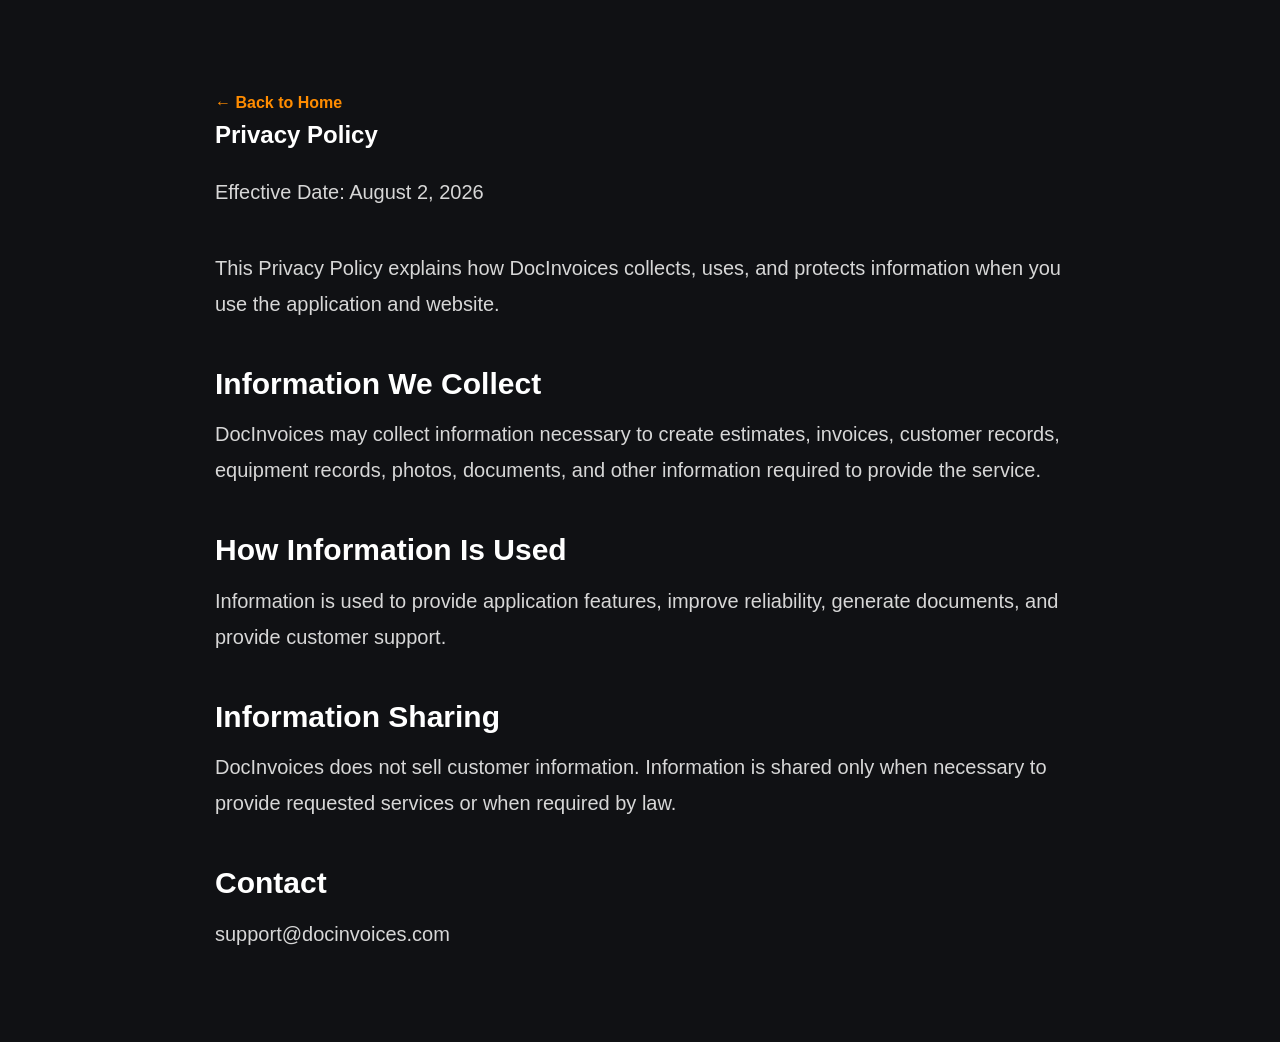
<file: docinvoices-website/privacy.html>
<!DOCTYPE html>
<html lang="en">

<head>

<meta charset="UTF-8">

<meta name="viewport" content="width=device-width, initial-scale=1.0">

<title>Privacy Policy | DocInvoices</title>

<link rel="stylesheet" href="styles.css">

</head>

<body>

<section class="legal-page">

<a href="index.html" class="back-link">
← Back to Home
</a>

<h1>Privacy Policy</h1>

<p class="legal-date">
Effective Date: August 2, 2026
</p>

<p>

This Privacy Policy explains how DocInvoices collects, uses, and protects information when you use the application and website.

</p>

<h2>Information We Collect</h2>

<p>

DocInvoices may collect information necessary to create estimates, invoices, customer records, equipment records, photos, documents, and other information required to provide the service.

</p>

<h2>How Information Is Used</h2>

<p>

Information is used to provide application features, improve reliability, generate documents, and provide customer support.

</p>

<h2>Information Sharing</h2>

<p>

DocInvoices does not sell customer information.

Information is shared only when necessary to provide requested services or when required by law.

</p>

<h2>Contact</h2>

<p>

support@docinvoices.com

</p>

</section>

</body>

</html>
</file>
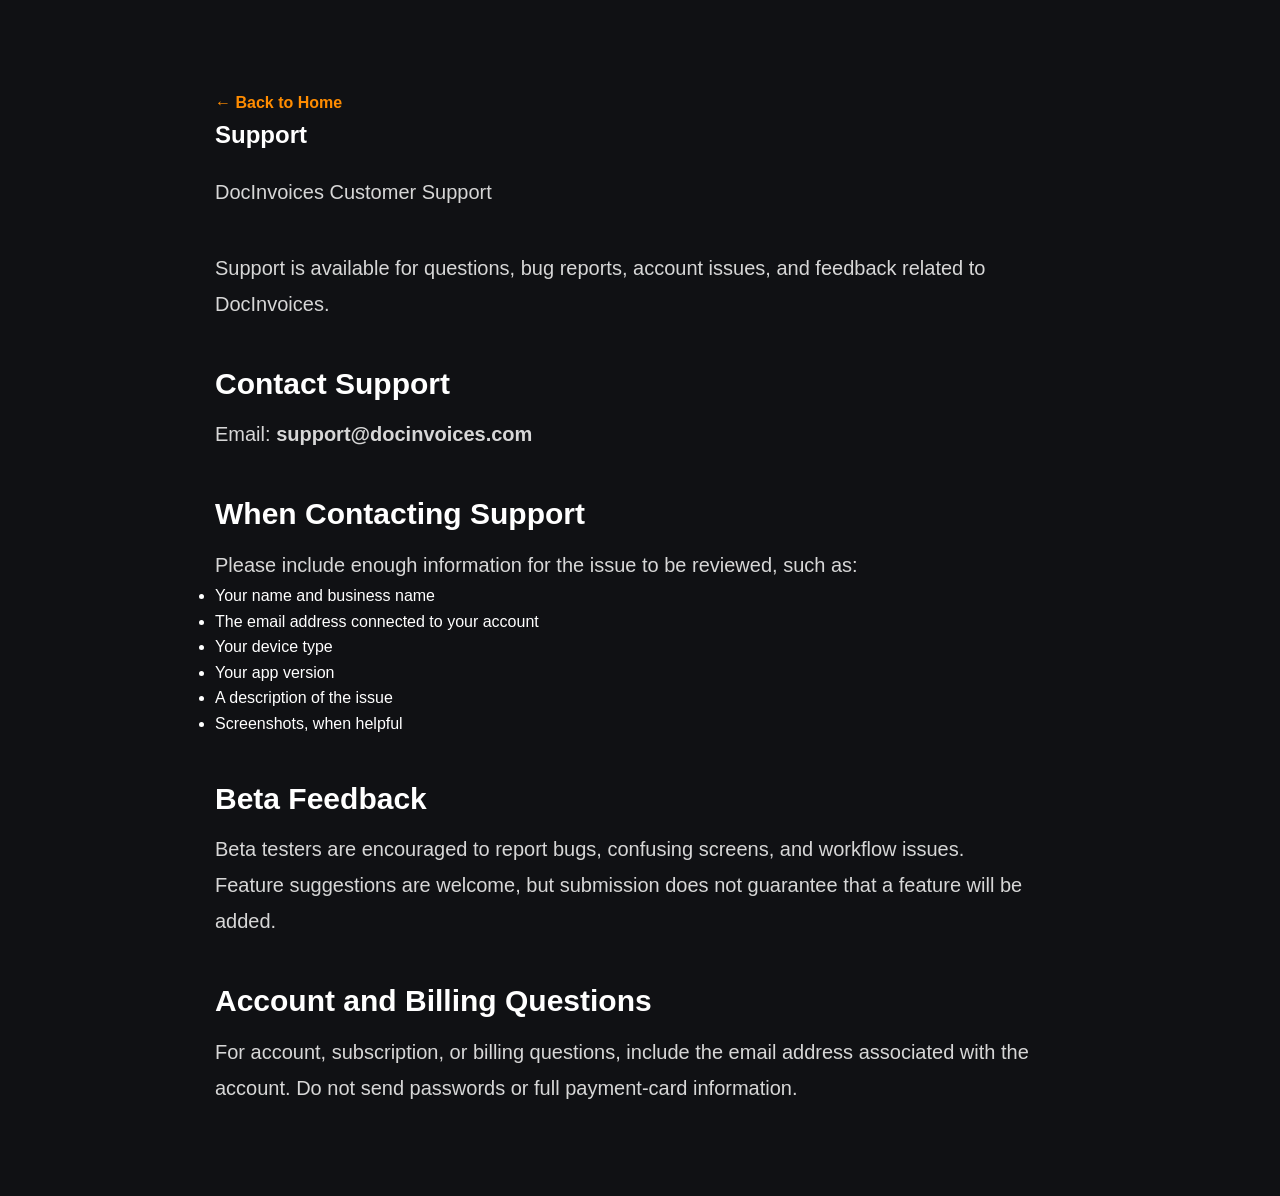
<file: docinvoices-website/support.html>
<!DOCTYPE html>
<html lang="en">

<head>
    <meta charset="UTF-8">
    <meta name="viewport" content="width=device-width, initial-scale=1.0">

    <title>Support | DocInvoices</title>

    <link rel="stylesheet" href="styles.css">
</head>

<body>

<section class="legal-page">

    <a href="index.html" class="back-link">
        ← Back to Home
    </a>

    <h1>Support</h1>

    <p class="legal-date">
        DocInvoices Customer Support
    </p>

    <p>
        Support is available for questions, bug reports, account issues,
        and feedback related to DocInvoices.
    </p>

    <h2>Contact Support</h2>

    <p>
        Email:
        <strong>support@docinvoices.com</strong>
    </p>

    <h2>When Contacting Support</h2>

    <p>
        Please include enough information for the issue to be reviewed,
        such as:
    </p>

    <ul>
        <li>Your name and business name</li>
        <li>The email address connected to your account</li>
        <li>Your device type</li>
        <li>Your app version</li>
        <li>A description of the issue</li>
        <li>Screenshots, when helpful</li>
    </ul>

    <h2>Beta Feedback</h2>

    <p>
        Beta testers are encouraged to report bugs, confusing screens,
        and workflow issues.
    </p>

    <p>
        Feature suggestions are welcome, but submission does not guarantee
        that a feature will be added.
    </p>

    <h2>Account and Billing Questions</h2>

    <p>
        For account, subscription, or billing questions, include the email
        address associated with the account. Do not send passwords or full
        payment-card information.
    </p>

</section>

</body>
</html>
</file>
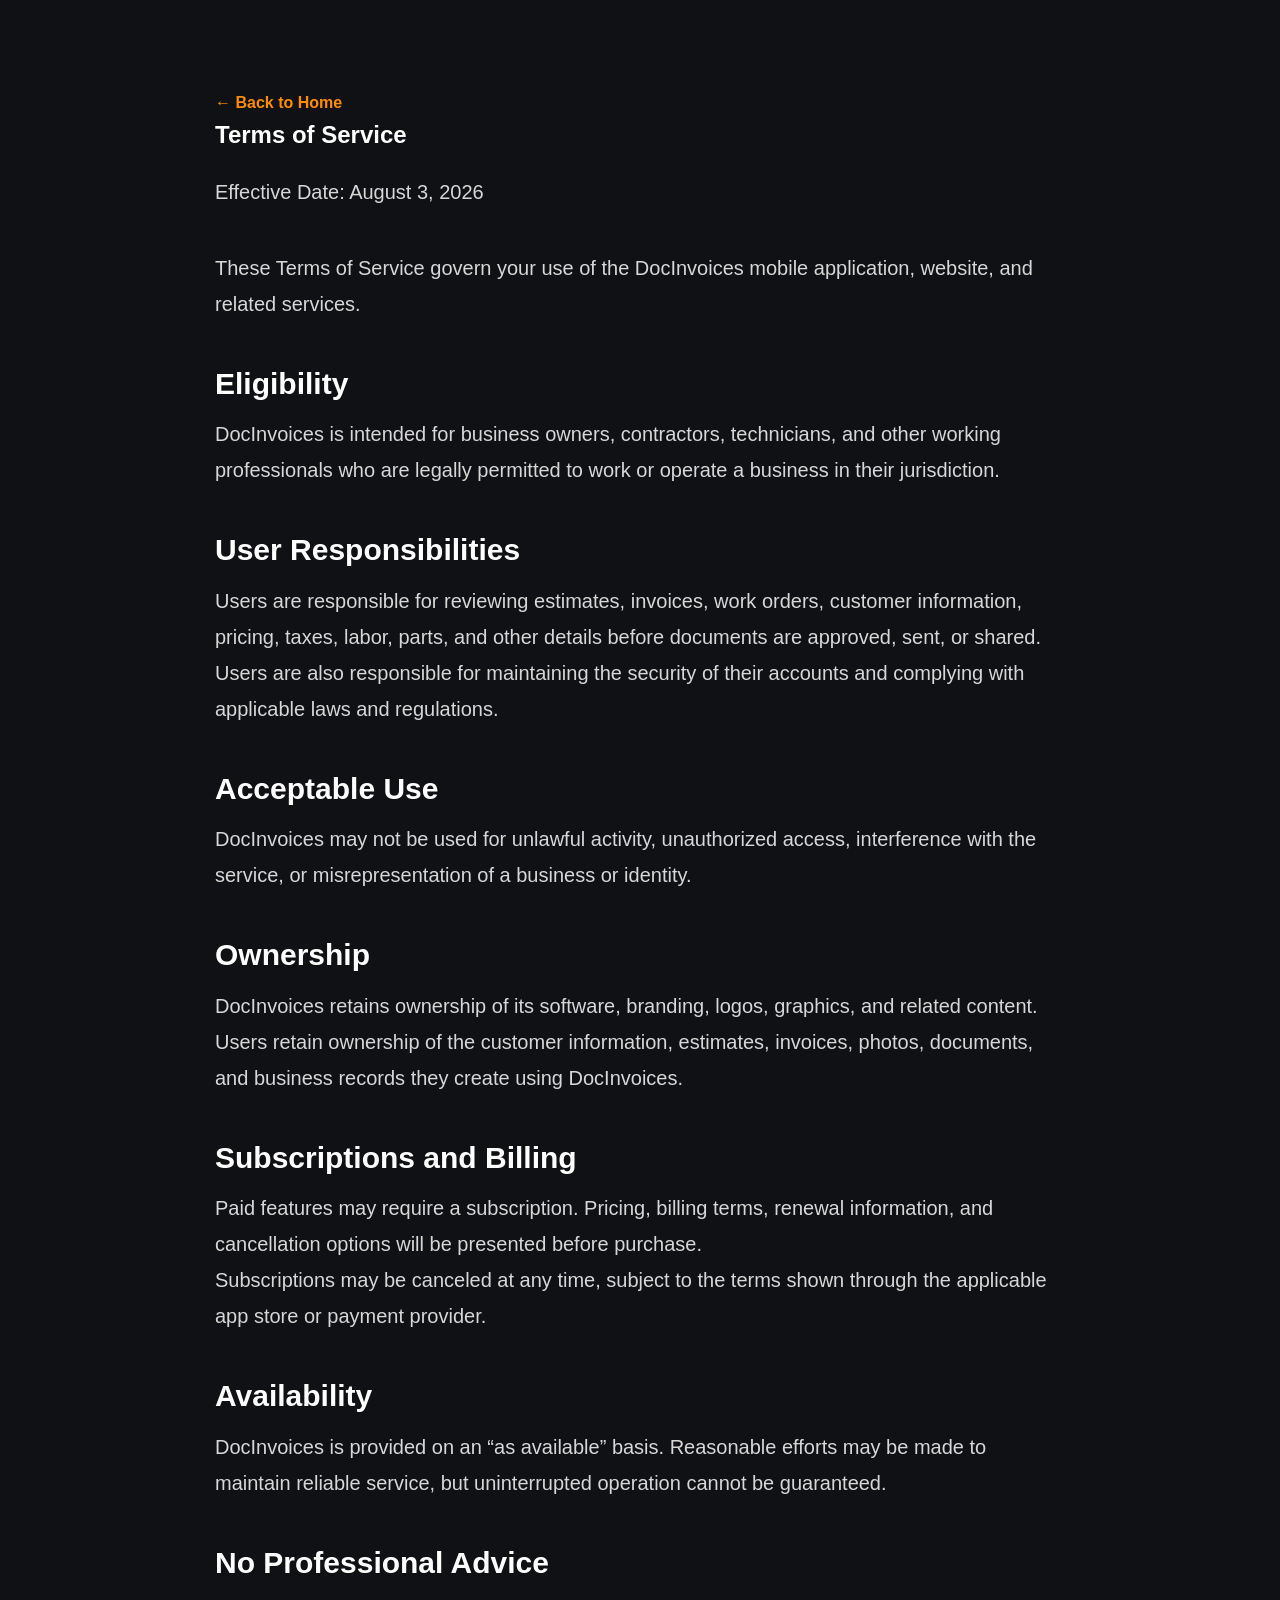
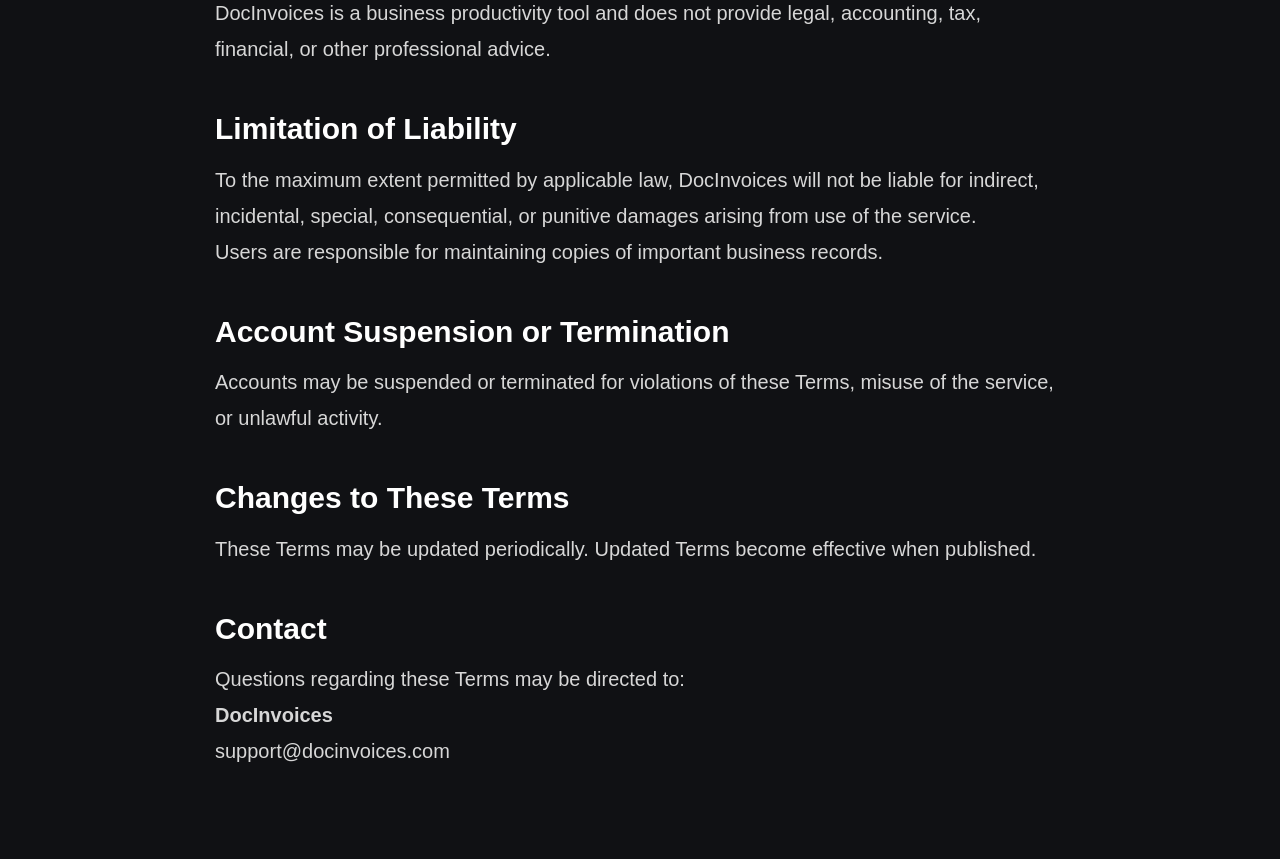
<file: docinvoices-website/terms.html>
<!DOCTYPE html>
<html lang="en">

<head>
    <meta charset="UTF-8">
    <meta name="viewport" content="width=device-width, initial-scale=1.0">

    <title>Terms of Service | DocInvoices</title>

    <link rel="stylesheet" href="styles.css">
</head>

<body>

<section class="legal-page">

    <a href="index.html" class="back-link">
        ← Back to Home
    </a>

    <h1>Terms of Service</h1>

    <p class="legal-date">
        Effective Date: August 3, 2026
    </p>

    <p>
        These Terms of Service govern your use of the DocInvoices mobile
        application, website, and related services.
    </p>

    <h2>Eligibility</h2>

    <p>
        DocInvoices is intended for business owners, contractors, technicians,
        and other working professionals who are legally permitted to work or
        operate a business in their jurisdiction.
    </p>

    <h2>User Responsibilities</h2>

    <p>
        Users are responsible for reviewing estimates, invoices, work orders,
        customer information, pricing, taxes, labor, parts, and other details
        before documents are approved, sent, or shared.
    </p>

    <p>
        Users are also responsible for maintaining the security of their
        accounts and complying with applicable laws and regulations.
    </p>

    <h2>Acceptable Use</h2>

    <p>
        DocInvoices may not be used for unlawful activity, unauthorized access,
        interference with the service, or misrepresentation of a business or
        identity.
    </p>

    <h2>Ownership</h2>

    <p>
        DocInvoices retains ownership of its software, branding, logos,
        graphics, and related content.
    </p>

    <p>
        Users retain ownership of the customer information, estimates,
        invoices, photos, documents, and business records they create using
        DocInvoices.
    </p>

    <h2>Subscriptions and Billing</h2>

    <p>
        Paid features may require a subscription. Pricing, billing terms,
        renewal information, and cancellation options will be presented before
        purchase.
    </p>

    <p>
        Subscriptions may be canceled at any time, subject to the terms shown
        through the applicable app store or payment provider.
    </p>

    <h2>Availability</h2>

    <p>
        DocInvoices is provided on an “as available” basis. Reasonable efforts
        may be made to maintain reliable service, but uninterrupted operation
        cannot be guaranteed.
    </p>

    <h2>No Professional Advice</h2>

    <p>
        DocInvoices is a business productivity tool and does not provide legal,
        accounting, tax, financial, or other professional advice.
    </p>

    <h2>Limitation of Liability</h2>

    <p>
        To the maximum extent permitted by applicable law, DocInvoices will not
        be liable for indirect, incidental, special, consequential, or punitive
        damages arising from use of the service.
    </p>

    <p>
        Users are responsible for maintaining copies of important business
        records.
    </p>

    <h2>Account Suspension or Termination</h2>

    <p>
        Accounts may be suspended or terminated for violations of these Terms,
        misuse of the service, or unlawful activity.
    </p>

    <h2>Changes to These Terms</h2>

    <p>
        These Terms may be updated periodically. Updated Terms become effective
        when published.
    </p>

    <h2>Contact</h2>

    <p>
        Questions regarding these Terms may be directed to:
    </p>

    <p>
        <strong>DocInvoices</strong><br>
        support@docinvoices.com
    </p>

</section>

</body>
</html>
</file>
<file: styles.css>
* {
    margin: 0;
    padding: 0;
    box-sizing: border-box;
}

:root {
    --background: #101114;
    --panel: #17191f;
    --panel-light: #1d2028;
    --text: #ffffff;
    --muted: #c5c8d0;
    --blue: #2583f7;
    --orange: #ff8a00;
    --border: #2b2f39;
}

html {
    scroll-behavior: smooth;
}

body {
    background: var(--background);
    color: var(--text);
    font-family: Arial, Helvetica, sans-serif;
    line-height: 1.6;
}

main {
    overflow: hidden;
}

section {
    padding: 95px 24px;
}

.top-section {
    min-height: 100vh;
    display: flex;
    flex-direction: column;
    justify-content: center;
    align-items: center;
    text-align: center;
    background:
        radial-gradient(circle at 25% 20%, rgba(37, 131, 247, 0.15), transparent 32%),
        radial-gradient(circle at 78% 28%, rgba(255, 138, 0, 0.14), transparent 30%),
        #111216;
}

.logo {
    width: 185px;
    height: auto;
    margin-bottom: 24px;
}

.eyebrow,
.section-label {
    color: var(--orange);
    font-size: 15px;
    font-weight: 800;
    text-transform: uppercase;
    letter-spacing: 2px;
}

.top-section h1 {
    max-width: 980px;
    margin: 18px auto 24px;
    font-size: clamp(46px, 7vw, 78px);
    line-height: 1.05;
}

.top-section h1 span {
    display: block;
    color: var(--orange);
}

.intro {
    max-width: 820px;
    color: var(--muted);
    font-size: clamp(19px, 2.3vw, 25px);
}

.download-buttons {
    display: flex;
    justify-content: center;
    gap: 18px;
    flex-wrap: wrap;
    margin-top: 38px;
}

.button {
    display: inline-block;
    padding: 17px 34px;
    border-radius: 13px;
    color: white;
    text-decoration: none;
    font-size: 18px;
    font-weight: 800;
    transition: transform 0.2s ease, box-shadow 0.2s ease;
}

.button:hover {
    transform: translateY(-3px);
}

.iphone-button {
    background: var(--blue);
    box-shadow: 0 12px 35px rgba(37, 131, 247, 0.22);
}

.android-button,
.pricing-button {
    background: var(--orange);
    box-shadow: 0 12px 35px rgba(255, 138, 0, 0.2);
}

.top-benefits {
    display: flex;
    justify-content: center;
    gap: 24px;
    flex-wrap: wrap;
    margin-top: 30px;
    color: #e8e8e8;
    font-size: 17px;
}

.trades-section,
.features-section,
.faq-section {
    background: #121318;
}

.workflow-section,
.founder-section,
.pricing-section {
    background: #0d0f13;
}

.trades-section,
.workflow-section,
.features-section,
.founder-section,
.pricing-section,
.faq-section {
    text-align: center;
    border-top: 1px solid var(--border);
}

section h2 {
    max-width: 900px;
    margin: 12px auto 42px;
    font-size: clamp(34px, 5vw, 50px);
    line-height: 1.15;
}

.trade-grid {
    display: grid;
    grid-template-columns: repeat(4, minmax(150px, 1fr));
    gap: 18px;
    max-width: 1100px;
    margin: auto;
}

.trade-grid div {
    padding: 24px 16px;
    background: var(--panel);
    border: 1px solid var(--border);
    border-radius: 16px;
    font-size: 18px;
    font-weight: 800;
}

.workflow-grid {
    display: grid;
    grid-template-columns: repeat(5, minmax(180px, 1fr));
    gap: 18px;
    max-width: 1400px;
    margin: auto;
}

.workflow-card,
.feature-card {
    padding: 28px 22px;
    background: var(--panel);
    border: 1px solid var(--border);
    border-radius: 18px;
    text-align: left;
}

.step-number {
    display: grid;
    width: 42px;
    height: 42px;
    place-items: center;
    margin-bottom: 20px;
    border-radius: 50%;
    background: var(--blue);
    font-weight: 900;
}

.workflow-card h3,
.feature-card h3 {
    margin-bottom: 10px;
    font-size: 22px;
}

.workflow-card p,
.feature-card p {
    color: var(--muted);
}

.feature-grid {
    display: grid;
    grid-template-columns: repeat(3, minmax(240px, 1fr));
    gap: 20px;
    max-width: 1150px;
    margin: auto;
}

.feature-card {
    min-height: 190px;
}

.founder-section {
    display: flex;
    justify-content: center;
}

.founder-copy {
    max-width: 850px;
    text-align: left;
}

.founder-copy h2 {
    margin-left: 0;
    margin-bottom: 26px;
}

.founder-copy p:not(.section-label) {
    margin-top: 18px;
    color: var(--muted);
    font-size: 20px;
}

.pricing-card {
    width: min(100%, 590px);
    margin: auto;
    padding: 46px;
    background: linear-gradient(180deg, #1c1e24, #16181d);
    border: 1px solid #3a3e48;
    border-radius: 24px;
    box-shadow: 0 25px 70px rgba(0, 0, 0, 0.32);
}

.price-row {
    display: flex;
    justify-content: center;
    align-items: baseline;
    gap: 8px;
}

.price-amount {
    color: var(--orange);
    font-size: 72px;
    font-weight: 900;
}

.price-period {
    color: var(--muted);
    font-size: 22px;
}

.pricing-intro {
    margin: 8px 0 28px;
    color: var(--muted);
    font-size: 19px;
}

.pricing-list {
    display: grid;
    gap: 13px;
    max-width: 350px;
    margin: 0 auto 28px;
    text-align: left;
    font-size: 18px;
}

.pricing-note {
    margin-bottom: 26px;
    color: #ffbd70;
    font-size: 18px;
    font-weight: 800;
}

.faq-list {
    max-width: 850px;
    margin: auto;
    text-align: left;
}

details {
    margin-bottom: 14px;
    padding: 21px 24px;
    background: var(--panel);
    border: 1px solid var(--border);
    border-radius: 14px;
}

summary {
    cursor: pointer;
    font-size: 19px;
    font-weight: 800;
}

details p {
    margin-top: 14px;
    color: var(--muted);
}

footer {
    padding: 35px 22px;
    text-align: center;
    background: #090a0d;
    border-top: 1px solid var(--border);
}

.footer-links {
    display: flex;
    justify-content: center;
    gap: 24px;
    flex-wrap: wrap;
    margin-bottom: 15px;
}

.footer-links a {
    color: #d2d4da;
    text-decoration: none;
}

.footer-links a:hover {
    color: white;
}

footer p {
    color: #858995;
}

@media (max-width: 1000px) {
    .workflow-grid {
        grid-template-columns: repeat(2, minmax(240px, 1fr));
    }

    .trade-grid {
        grid-template-columns: repeat(2, minmax(170px, 1fr));
    }
}

@media (max-width: 760px) {
    section {
        padding: 72px 18px;
    }

    .logo {
        width: 145px;
    }

    .download-buttons {
        width: 100%;
    }

    .button {
        width: 100%;
        max-width: 370px;
    }

    .top-benefits {
        flex-direction: column;
        gap: 10px;
    }

    .workflow-grid,
    .feature-grid,
    .trade-grid {
        grid-template-columns: 1fr;
    }

    .pricing-card {
        padding: 34px 22px;
    }

    .founder-copy {
        text-align: center;
    }

    .founder-copy h2 {
        margin-left: auto;
    }
}
.legal-page{

max-width:900px;

margin:auto;

padding:90px 25px;

}

.back-link{

color:#ff8c00;

text-decoration:none;

font-weight:bold;

}

.legal-date{

margin:20px 0 40px;

color:#999;

}

.legal-page h2{

margin-top:45px;

margin-bottom:15px;

font-size:30px;

}

.legal-page p{

font-size:20px;

line-height:1.8;

color:#d7d7d7;

}
.founder-section {
    padding: 95px 24px;
    background: #0d0f13;
    border-top: 1px solid var(--border);
}

.founder-content {
    display: grid;
    grid-template-columns: 1.1fr .9fr;
    align-items: center;
    gap: 80px;
    max-width: 1150px;
    margin: auto;
}
.founder-text{
    text-align:left;
}
.founder-text h2 {
    margin: 12px 0 24px;
    font-size: clamp(36px, 5vw, 52px);
    line-height: 1.15;
    text-align: left;
}

.founder-text p:not(.section-label) {
    margin-top: 18px;
    color: var(--muted);
    font-size: 20px;
    line-height: 1.75;
    text-align: left;
}

.founder-image-wrap {
    display: flex;
    justify-content: center;
}

.founder-image {
    width: 100%;
    max-width: 510px;
    border-radius: 24px;
    border: 1px solid var(--border);
    box-shadow: 0 25px 70px rgba(0, 0, 0, .35);
}

@media (max-width: 850px) {
    .founder-content {
        grid-template-columns: 1fr;
        text-align: center;
    }
}
.how-it-works{

padding:110px 25px;

text-align:center;

background:#111;

}

.how-it-works h2{
    font-size:52px;
    margin:18px auto;
    max-width:700px;
    text-align:center;
    line-height:1.2;
}

.section-subtitle{

font-size:22px;

color:var(--muted);

margin-bottom:70px;

}

.steps{

display:grid;

grid-template-columns:repeat(auto-fit,minmax(260px,1fr));

gap:35px;

max-width:1200px;

margin:auto;

}

.step-card{

background:#1b1b1b;

padding:45px 35px;

border-radius:22px;

border:1px solid var(--border);

transition:.25s;

}

.step-card:hover{

transform:translateY(-8px);

}

.step-number{

width:65px;

height:65px;

margin:auto;

margin-bottom:25px;

background:#ff8c00;

border-radius:50%;

display:flex;

align-items:center;

justify-content:center;

font-size:28px;

font-weight:bold;

color:white;

}

.step-card h3{

font-size:30px;

margin-bottom:20px;

}

.step-card p{

font-size:20px;

line-height:1.7;

color:var(--muted);

}
.industries{

padding:110px 25px;

text-align:center;

}

.industries h2{
    font-size:52px;
    margin:18px auto;
    max-width:700px;
    text-align:center;
}

.industry-grid{

display:grid;

grid-template-columns:repeat(auto-fit,minmax(180px,1fr));

gap:25px;

max-width:1200px;

margin:70px auto 0;

}

.industry-card{

background:#1b1b1b;

border:1px solid var(--border);

border-radius:20px;

padding:40px 20px;

font-size:55px;

transition:.25s;

}

.industry-card:hover{

transform:translateY(-8px);

border-color:#ff8c00;

}

.industry-card span{

display:block;

margin-top:20px;

font-size:20px;

color:white;

font-weight:600;

}
.app-preview {
    padding: 110px 25px;
    text-align: center;
    background: #0d0f13;
    border-top: 1px solid var(--border);
}

.app-preview h2 {
    font-size: 52px;
    margin: 18px auto;
    max-width: 750px;
    text-align: center;
}

.preview-grid {
    display: grid;
    grid-template-columns: 1fr;
    gap: 35px;
    max-width: 1200px;
    margin: 65px auto 0;
}

.preview-card {
    background: #17191f;
    border: 1px solid var(--border);
    border-radius: 22px;
    padding: 28px;
    text-align: center;

    display: flex;
    flex-direction: column;
    align-items: center;
}

.preview-card:hover {
    transform: translateY(-8px);
    border-color: #ff8c00;
}

.preview-card img {
    width: auto;
    height: 650px;
    max-width: 100%;
    object-fit: contain;
    display: block;
    margin-bottom: 18px;
    border-radius: 18px;
}
.preview-card h3{
    font-size:34px;
    font-weight:700;
    margin-top:0;
    margin-bottom:14px;
}

.preview-card p {
    font-size: 19px;
    line-height: 1.7;
    color: var(--muted);
    margin: 0;
}


.preview-card{
    max-width:1100px;
    margin:40px auto;
}

.preview-card p {
    margin-top: 12px;
    color: var(--muted);
    font-size: 18px;
    line-height: 1.6;
}

@media (max-width: 1050px) {
    .preview-grid {
        grid-template-columns: repeat(2, minmax(240px, 1fr));
    }
}

@media (max-width: 650px) {
    .preview-grid {
        grid-template-columns: 1fr;
    }

    .preview-card img {
        height: auto;
        max-height: 650px;
    }
}
.why-docinvoices{

padding:110px 25px;

background:#111;

text-align:center;

}

.why-docinvoices h2{

font-size:52px;

margin:18px auto;

max-width:700px;

}

.benefit-grid{

display:grid;

grid-template-columns:repeat(auto-fit,minmax(260px,1fr));

gap:28px;

max-width:1200px;

margin:70px auto 0;

}

.benefit-card{

background:#1b1b1b;

padding:35px;

border-radius:22px;

border:1px solid var(--border);

transition:.25s;

}

.benefit-card:hover{

transform:translateY(-8px);

border-color:#ff8c00;

}

.benefit-card{

font-size:52px;

}

.benefit-card h3{

margin-top:20px;

margin-bottom:15px;

font-size:28px;

}

.benefit-card p{

font-size:19px;

line-height:1.7;

color:var(--muted);

}
.final-cta {
    padding: 110px 25px;
    text-align: center;
    background:
        radial-gradient(circle at 30% 30%, rgba(37, 131, 247, .14), transparent 35%),
        radial-gradient(circle at 70% 30%, rgba(255, 138, 0, .14), transparent 35%),
        #0d0f13;
    border-top: 1px solid var(--border);
}

.final-cta h2 {
    max-width: 800px;
    margin: 18px auto 24px;
    font-size: clamp(38px, 6vw, 58px);
    line-height: 1.15;
}

.final-cta > p:not(.section-label):not(.cta-note) {
    max-width: 720px;
    margin: auto;
    color: var(--muted);
    font-size: 21px;
    line-height: 1.7;
}

.cta-note {
    margin-top: 24px;
    color: #ffbd70;
    font-size: 17px;
    font-weight: 800;
}
.faq{

padding:110px 25px;

background:#111;

}

.faq h2{

text-align:center;

font-size:52px;

margin:20px auto 60px;

}

.faq-list{

max-width:900px;

margin:auto;

display:grid;

gap:25px;

}

.faq-item{

background:#1b1b1b;

padding:30px;

border-radius:18px;

border:1px solid var(--border);

}

.faq-item h3{

font-size:24px;

margin-bottom:15px;

color:white;

}

.faq-item p{

font-size:19px;

line-height:1.7;

color:var(--muted);

}
</file>
<file: docinvoices-website/styles.css>
* {
    margin: 0;
    padding: 0;
    box-sizing: border-box;
}

:root {
    --background: #101114;
    --panel: #17191f;
    --panel-light: #1d2028;
    --text: #ffffff;
    --muted: #c5c8d0;
    --blue: #2583f7;
    --orange: #ff8a00;
    --border: #2b2f39;
}

html {
    scroll-behavior: smooth;
}

body {
    background: var(--background);
    color: var(--text);
    font-family: Arial, Helvetica, sans-serif;
    line-height: 1.6;
}

main {
    overflow: hidden;
}

section {
    padding: 95px 24px;
}

.top-section {
    min-height: 100vh;
    display: flex;
    flex-direction: column;
    justify-content: center;
    align-items: center;
    text-align: center;
    background:
        radial-gradient(circle at 25% 20%, rgba(37, 131, 247, 0.15), transparent 32%),
        radial-gradient(circle at 78% 28%, rgba(255, 138, 0, 0.14), transparent 30%),
        #111216;
}

.logo {
    width: 185px;
    height: auto;
    margin-bottom: 24px;
}

.eyebrow,
.section-label {
    color: var(--orange);
    font-size: 15px;
    font-weight: 800;
    text-transform: uppercase;
    letter-spacing: 2px;
}

.top-section h1 {
    max-width: 980px;
    margin: 18px auto 24px;
    font-size: clamp(46px, 7vw, 78px);
    line-height: 1.05;
}

.top-section h1 span {
    display: block;
    color: var(--orange);
}

.intro {
    max-width: 820px;
    color: var(--muted);
    font-size: clamp(19px, 2.3vw, 25px);
}

.download-buttons {
    display: flex;
    justify-content: center;
    gap: 18px;
    flex-wrap: wrap;
    margin-top: 38px;
}

.button {
    display: inline-block;
    padding: 17px 34px;
    border-radius: 13px;
    color: white;
    text-decoration: none;
    font-size: 18px;
    font-weight: 800;
    transition: transform 0.2s ease, box-shadow 0.2s ease;
}

.button:hover {
    transform: translateY(-3px);
}

.iphone-button {
    background: var(--blue);
    box-shadow: 0 12px 35px rgba(37, 131, 247, 0.22);
}

.android-button,
.pricing-button {
    background: var(--orange);
    box-shadow: 0 12px 35px rgba(255, 138, 0, 0.2);
}

.top-benefits {
    display: flex;
    justify-content: center;
    gap: 24px;
    flex-wrap: wrap;
    margin-top: 30px;
    color: #e8e8e8;
    font-size: 17px;
}

.trades-section,
.features-section,
.faq-section {
    background: #121318;
}

.workflow-section,
.founder-section,
.pricing-section {
    background: #0d0f13;
}

.trades-section,
.workflow-section,
.features-section,
.founder-section,
.pricing-section,
.faq-section {
    text-align: center;
    border-top: 1px solid var(--border);
}

section h2 {
    max-width: 900px;
    margin: 12px auto 42px;
    font-size: clamp(34px, 5vw, 50px);
    line-height: 1.15;
}

.trade-grid {
    display: grid;
    grid-template-columns: repeat(4, minmax(150px, 1fr));
    gap: 18px;
    max-width: 1100px;
    margin: auto;
}

.trade-grid div {
    padding: 24px 16px;
    background: var(--panel);
    border: 1px solid var(--border);
    border-radius: 16px;
    font-size: 18px;
    font-weight: 800;
}

.workflow-grid {
    display: grid;
    grid-template-columns: repeat(5, minmax(180px, 1fr));
    gap: 18px;
    max-width: 1400px;
    margin: auto;
}

.workflow-card,
.feature-card {
    padding: 28px 22px;
    background: var(--panel);
    border: 1px solid var(--border);
    border-radius: 18px;
    text-align: left;
}

.step-number {
    display: grid;
    width: 42px;
    height: 42px;
    place-items: center;
    margin-bottom: 20px;
    border-radius: 50%;
    background: var(--blue);
    font-weight: 900;
}

.workflow-card h3,
.feature-card h3 {
    margin-bottom: 10px;
    font-size: 22px;
}

.workflow-card p,
.feature-card p {
    color: var(--muted);
}

.feature-grid {
    display: grid;
    grid-template-columns: repeat(3, minmax(240px, 1fr));
    gap: 20px;
    max-width: 1150px;
    margin: auto;
}

.feature-card {
    min-height: 190px;
}

.founder-section {
    display: flex;
    justify-content: center;
}

.founder-copy {
    max-width: 850px;
    text-align: left;
}

.founder-copy h2 {
    margin-left: 0;
    margin-bottom: 26px;
}

.founder-copy p:not(.section-label) {
    margin-top: 18px;
    color: var(--muted);
    font-size: 20px;
}

.pricing-card {
    width: min(100%, 590px);
    margin: auto;
    padding: 46px;
    background: linear-gradient(180deg, #1c1e24, #16181d);
    border: 1px solid #3a3e48;
    border-radius: 24px;
    box-shadow: 0 25px 70px rgba(0, 0, 0, 0.32);
}

.price-row {
    display: flex;
    justify-content: center;
    align-items: baseline;
    gap: 8px;
}

.price-amount {
    color: var(--orange);
    font-size: 72px;
    font-weight: 900;
}

.price-period {
    color: var(--muted);
    font-size: 22px;
}

.pricing-intro {
    margin: 8px 0 28px;
    color: var(--muted);
    font-size: 19px;
}

.pricing-list {
    display: grid;
    gap: 13px;
    max-width: 350px;
    margin: 0 auto 28px;
    text-align: left;
    font-size: 18px;
}

.pricing-note {
    margin-bottom: 26px;
    color: #ffbd70;
    font-size: 18px;
    font-weight: 800;
}

.faq-list {
    max-width: 850px;
    margin: auto;
    text-align: left;
}

details {
    margin-bottom: 14px;
    padding: 21px 24px;
    background: var(--panel);
    border: 1px solid var(--border);
    border-radius: 14px;
}

summary {
    cursor: pointer;
    font-size: 19px;
    font-weight: 800;
}

details p {
    margin-top: 14px;
    color: var(--muted);
}

footer {
    padding: 35px 22px;
    text-align: center;
    background: #090a0d;
    border-top: 1px solid var(--border);
}

.footer-links {
    display: flex;
    justify-content: center;
    gap: 24px;
    flex-wrap: wrap;
    margin-bottom: 15px;
}

.footer-links a {
    color: #d2d4da;
    text-decoration: none;
}

.footer-links a:hover {
    color: white;
}

footer p {
    color: #858995;
}

@media (max-width: 1000px) {
    .workflow-grid {
        grid-template-columns: repeat(2, minmax(240px, 1fr));
    }

    .trade-grid {
        grid-template-columns: repeat(2, minmax(170px, 1fr));
    }
}

@media (max-width: 760px) {
    section {
        padding: 72px 18px;
    }

    .logo {
        width: 145px;
    }

    .download-buttons {
        width: 100%;
    }

    .button {
        width: 100%;
        max-width: 370px;
    }

    .top-benefits {
        flex-direction: column;
        gap: 10px;
    }

    .workflow-grid,
    .feature-grid,
    .trade-grid {
        grid-template-columns: 1fr;
    }

    .pricing-card {
        padding: 34px 22px;
    }

    .founder-copy {
        text-align: center;
    }

    .founder-copy h2 {
        margin-left: auto;
    }
}
.legal-page{

max-width:900px;

margin:auto;

padding:90px 25px;

}

.back-link{

color:#ff8c00;

text-decoration:none;

font-weight:bold;

}

.legal-date{

margin:20px 0 40px;

color:#999;

}

.legal-page h2{

margin-top:45px;

margin-bottom:15px;

font-size:30px;

}

.legal-page p{

font-size:20px;

line-height:1.8;

color:#d7d7d7;

}
.founder-section {
    padding: 95px 24px;
    background: #0d0f13;
    border-top: 1px solid var(--border);
}

.founder-content {
    display: grid;
    grid-template-columns: 1.1fr .9fr;
    align-items: center;
    gap: 80px;
    max-width: 1150px;
    margin: auto;
}
.founder-text{
    text-align:left;
}
.founder-text h2 {
    margin: 12px 0 24px;
    font-size: clamp(36px, 5vw, 52px);
    line-height: 1.15;
    text-align: left;
}

.founder-text p:not(.section-label) {
    margin-top: 18px;
    color: var(--muted);
    font-size: 20px;
    line-height: 1.75;
    text-align: left;
}

.founder-image-wrap {
    display: flex;
    justify-content: center;
}

.founder-image {
    width: 100%;
    max-width: 510px;
    border-radius: 24px;
    border: 1px solid var(--border);
    box-shadow: 0 25px 70px rgba(0, 0, 0, .35);
}

@media (max-width: 850px) {
    .founder-content {
        grid-template-columns: 1fr;
        text-align: center;
    }
}
.how-it-works{

padding:110px 25px;

text-align:center;

background:#111;

}

.how-it-works h2{
    font-size:52px;
    margin:18px auto;
    max-width:700px;
    text-align:center;
    line-height:1.2;
}

.section-subtitle{

font-size:22px;

color:var(--muted);

margin-bottom:70px;

}

.steps{

display:grid;

grid-template-columns:repeat(auto-fit,minmax(260px,1fr));

gap:35px;

max-width:1200px;

margin:auto;

}

.step-card{

background:#1b1b1b;

padding:45px 35px;

border-radius:22px;

border:1px solid var(--border);

transition:.25s;

}

.step-card:hover{

transform:translateY(-8px);

}

.step-number{

width:65px;

height:65px;

margin:auto;

margin-bottom:25px;

background:#ff8c00;

border-radius:50%;

display:flex;

align-items:center;

justify-content:center;

font-size:28px;

font-weight:bold;

color:white;

}

.step-card h3{

font-size:30px;

margin-bottom:20px;

}

.step-card p{

font-size:20px;

line-height:1.7;

color:var(--muted);

}
.industries{

padding:110px 25px;

text-align:center;

}

.industries h2{
    font-size:52px;
    margin:18px auto;
    max-width:700px;
    text-align:center;
}

.industry-grid{

display:grid;

grid-template-columns:repeat(auto-fit,minmax(180px,1fr));

gap:25px;

max-width:1200px;

margin:70px auto 0;

}

.industry-card{

background:#1b1b1b;

border:1px solid var(--border);

border-radius:20px;

padding:40px 20px;

font-size:55px;

transition:.25s;

}

.industry-card:hover{

transform:translateY(-8px);

border-color:#ff8c00;

}

.industry-card span{

display:block;

margin-top:20px;

font-size:20px;

color:white;

font-weight:600;

}
.app-preview {
    padding: 110px 25px;
    text-align: center;
    background: #0d0f13;
    border-top: 1px solid var(--border);
}

.app-preview h2 {
    font-size: 52px;
    margin: 18px auto;
    max-width: 750px;
    text-align: center;
}

.preview-grid {
    display: grid;
    grid-template-columns: 1fr;
    gap: 35px;
    max-width: 1200px;
    margin: 65px auto 0;
}

.preview-card {
    background: #17191f;
    border: 1px solid var(--border);
    border-radius: 22px;
    padding: 28px;
    text-align: center;

    display: flex;
    flex-direction: column;
    align-items: center;
}

.preview-card:hover {
    transform: translateY(-8px);
    border-color: #ff8c00;
}

.preview-card img {
    width: auto;
    height: 650px;
    max-width: 100%;
    object-fit: contain;
    display: block;
    margin-bottom: 18px;
    border-radius: 18px;
}
.preview-card h3{
    font-size:34px;
    font-weight:700;
    margin-top:0;
    margin-bottom:14px;
}

.preview-card p {
    font-size: 19px;
    line-height: 1.7;
    color: var(--muted);
    margin: 0;
}


.preview-card{
    max-width:1100px;
    margin:40px auto;
}

.preview-card p {
    margin-top: 12px;
    color: var(--muted);
    font-size: 18px;
    line-height: 1.6;
}

@media (max-width: 1050px) {
    .preview-grid {
        grid-template-columns: repeat(2, minmax(240px, 1fr));
    }
}

@media (max-width: 650px) {
    .preview-grid {
        grid-template-columns: 1fr;
    }

    .preview-card img {
        height: auto;
        max-height: 650px;
    }
}
.why-docinvoices{

padding:110px 25px;

background:#111;

text-align:center;

}

.why-docinvoices h2{

font-size:52px;

margin:18px auto;

max-width:700px;

}

.benefit-grid{

display:grid;

grid-template-columns:repeat(auto-fit,minmax(260px,1fr));

gap:28px;

max-width:1200px;

margin:70px auto 0;

}

.benefit-card{

background:#1b1b1b;

padding:35px;

border-radius:22px;

border:1px solid var(--border);

transition:.25s;

}

.benefit-card:hover{

transform:translateY(-8px);

border-color:#ff8c00;

}

.benefit-card{

font-size:52px;

}

.benefit-card h3{

margin-top:20px;

margin-bottom:15px;

font-size:28px;

}

.benefit-card p{

font-size:19px;

line-height:1.7;

color:var(--muted);

}
.final-cta {
    padding: 110px 25px;
    text-align: center;
    background:
        radial-gradient(circle at 30% 30%, rgba(37, 131, 247, .14), transparent 35%),
        radial-gradient(circle at 70% 30%, rgba(255, 138, 0, .14), transparent 35%),
        #0d0f13;
    border-top: 1px solid var(--border);
}

.final-cta h2 {
    max-width: 800px;
    margin: 18px auto 24px;
    font-size: clamp(38px, 6vw, 58px);
    line-height: 1.15;
}

.final-cta > p:not(.section-label):not(.cta-note) {
    max-width: 720px;
    margin: auto;
    color: var(--muted);
    font-size: 21px;
    line-height: 1.7;
}

.cta-note {
    margin-top: 24px;
    color: #ffbd70;
    font-size: 17px;
    font-weight: 800;
}
.faq{

padding:110px 25px;

background:#111;

}

.faq h2{

text-align:center;

font-size:52px;

margin:20px auto 60px;

}

.faq-list{

max-width:900px;

margin:auto;

display:grid;

gap:25px;

}

.faq-item{

background:#1b1b1b;

padding:30px;

border-radius:18px;

border:1px solid var(--border);

}

.faq-item h3{

font-size:24px;

margin-bottom:15px;

color:white;

}

.faq-item p{

font-size:19px;

line-height:1.7;

color:var(--muted);

}
</file>
<file: docinvoices-website/docinvoices-website/styles.css>
* {
    margin: 0;
    padding: 0;
    box-sizing: border-box;
}

:root {
    --background: #101114;
    --panel: #17191f;
    --panel-light: #1d2028;
    --text: #ffffff;
    --muted: #c5c8d0;
    --blue: #2583f7;
    --orange: #ff8a00;
    --border: #2b2f39;
}

html {
    scroll-behavior: smooth;
}

body {
    background: var(--background);
    color: var(--text);
    font-family: Arial, Helvetica, sans-serif;
    line-height: 1.6;
}

main {
    overflow: hidden;
}

section {
    padding: 95px 24px;
}

.top-section {
    min-height: 100vh;
    display: flex;
    flex-direction: column;
    justify-content: center;
    align-items: center;
    text-align: center;
    background:
        radial-gradient(circle at 25% 20%, rgba(37, 131, 247, 0.15), transparent 32%),
        radial-gradient(circle at 78% 28%, rgba(255, 138, 0, 0.14), transparent 30%),
        #111216;
}

.logo {
    width: 185px;
    height: auto;
    margin-bottom: 24px;
}

.eyebrow,
.section-label {
    color: var(--orange);
    font-size: 15px;
    font-weight: 800;
    text-transform: uppercase;
    letter-spacing: 2px;
}

.top-section h1 {
    max-width: 980px;
    margin: 18px auto 24px;
    font-size: clamp(46px, 7vw, 78px);
    line-height: 1.05;
}

.top-section h1 span {
    display: block;
    color: var(--orange);
}

.intro {
    max-width: 820px;
    color: var(--muted);
    font-size: clamp(19px, 2.3vw, 25px);
}

.download-buttons {
    display: flex;
    justify-content: center;
    gap: 18px;
    flex-wrap: wrap;
    margin-top: 38px;
}

.button {
    display: inline-block;
    padding: 17px 34px;
    border-radius: 13px;
    color: white;
    text-decoration: none;
    font-size: 18px;
    font-weight: 800;
    transition: transform 0.2s ease, box-shadow 0.2s ease;
}

.button:hover {
    transform: translateY(-3px);
}

.iphone-button {
    background: var(--blue);
    box-shadow: 0 12px 35px rgba(37, 131, 247, 0.22);
}

.android-button,
.pricing-button {
    background: var(--orange);
    box-shadow: 0 12px 35px rgba(255, 138, 0, 0.2);
}

.top-benefits {
    display: flex;
    justify-content: center;
    gap: 24px;
    flex-wrap: wrap;
    margin-top: 30px;
    color: #e8e8e8;
    font-size: 17px;
}

.trades-section,
.features-section,
.faq-section {
    background: #121318;
}

.workflow-section,
.founder-section,
.pricing-section {
    background: #0d0f13;
}

.trades-section,
.workflow-section,
.features-section,
.founder-section,
.pricing-section,
.faq-section {
    text-align: center;
    border-top: 1px solid var(--border);
}

section h2 {
    max-width: 900px;
    margin: 12px auto 42px;
    font-size: clamp(34px, 5vw, 50px);
    line-height: 1.15;
}

.trade-grid {
    display: grid;
    grid-template-columns: repeat(4, minmax(150px, 1fr));
    gap: 18px;
    max-width: 1100px;
    margin: auto;
}

.trade-grid div {
    padding: 24px 16px;
    background: var(--panel);
    border: 1px solid var(--border);
    border-radius: 16px;
    font-size: 18px;
    font-weight: 800;
}

.workflow-grid {
    display: grid;
    grid-template-columns: repeat(5, minmax(180px, 1fr));
    gap: 18px;
    max-width: 1400px;
    margin: auto;
}

.workflow-card,
.feature-card {
    padding: 28px 22px;
    background: var(--panel);
    border: 1px solid var(--border);
    border-radius: 18px;
    text-align: left;
}

.step-number {
    display: grid;
    width: 42px;
    height: 42px;
    place-items: center;
    margin-bottom: 20px;
    border-radius: 50%;
    background: var(--blue);
    font-weight: 900;
}

.workflow-card h3,
.feature-card h3 {
    margin-bottom: 10px;
    font-size: 22px;
}

.workflow-card p,
.feature-card p {
    color: var(--muted);
}

.feature-grid {
    display: grid;
    grid-template-columns: repeat(3, minmax(240px, 1fr));
    gap: 20px;
    max-width: 1150px;
    margin: auto;
}

.feature-card {
    min-height: 190px;
}

.founder-section {
    display: flex;
    justify-content: center;
}

.founder-copy {
    max-width: 850px;
    text-align: left;
}

.founder-copy h2 {
    margin-left: 0;
    margin-bottom: 26px;
}

.founder-copy p:not(.section-label) {
    margin-top: 18px;
    color: var(--muted);
    font-size: 20px;
}

.pricing-card {
    width: min(100%, 590px);
    margin: auto;
    padding: 46px;
    background: linear-gradient(180deg, #1c1e24, #16181d);
    border: 1px solid #3a3e48;
    border-radius: 24px;
    box-shadow: 0 25px 70px rgba(0, 0, 0, 0.32);
}

.price-row {
    display: flex;
    justify-content: center;
    align-items: baseline;
    gap: 8px;
}

.price-amount {
    color: var(--orange);
    font-size: 72px;
    font-weight: 900;
}

.price-period {
    color: var(--muted);
    font-size: 22px;
}

.pricing-intro {
    margin: 8px 0 28px;
    color: var(--muted);
    font-size: 19px;
}

.pricing-list {
    display: grid;
    gap: 13px;
    max-width: 350px;
    margin: 0 auto 28px;
    text-align: left;
    font-size: 18px;
}

.pricing-note {
    margin-bottom: 26px;
    color: #ffbd70;
    font-size: 18px;
    font-weight: 800;
}

.faq-list {
    max-width: 850px;
    margin: auto;
    text-align: left;
}

details {
    margin-bottom: 14px;
    padding: 21px 24px;
    background: var(--panel);
    border: 1px solid var(--border);
    border-radius: 14px;
}

summary {
    cursor: pointer;
    font-size: 19px;
    font-weight: 800;
}

details p {
    margin-top: 14px;
    color: var(--muted);
}

footer {
    padding: 35px 22px;
    text-align: center;
    background: #090a0d;
    border-top: 1px solid var(--border);
}

.footer-links {
    display: flex;
    justify-content: center;
    gap: 24px;
    flex-wrap: wrap;
    margin-bottom: 15px;
}

.footer-links a {
    color: #d2d4da;
    text-decoration: none;
}

.footer-links a:hover {
    color: white;
}

footer p {
    color: #858995;
}

@media (max-width: 1000px) {
    .workflow-grid {
        grid-template-columns: repeat(2, minmax(240px, 1fr));
    }

    .trade-grid {
        grid-template-columns: repeat(2, minmax(170px, 1fr));
    }
}

@media (max-width: 760px) {
    section {
        padding: 72px 18px;
    }

    .logo {
        width: 145px;
    }

    .download-buttons {
        width: 100%;
    }

    .button {
        width: 100%;
        max-width: 370px;
    }

    .top-benefits {
        flex-direction: column;
        gap: 10px;
    }

    .workflow-grid,
    .feature-grid,
    .trade-grid {
        grid-template-columns: 1fr;
    }

    .pricing-card {
        padding: 34px 22px;
    }

    .founder-copy {
        text-align: center;
    }

    .founder-copy h2 {
        margin-left: auto;
    }
}
.legal-page{

max-width:900px;

margin:auto;

padding:90px 25px;

}

.back-link{

color:#ff8c00;

text-decoration:none;

font-weight:bold;

}

.legal-date{

margin:20px 0 40px;

color:#999;

}

.legal-page h2{

margin-top:45px;

margin-bottom:15px;

font-size:30px;

}

.legal-page p{

font-size:20px;

line-height:1.8;

color:#d7d7d7;

}
.founder-section {
    padding: 95px 24px;
    background: #0d0f13;
    border-top: 1px solid var(--border);
}

.founder-content {
    display: grid;
    grid-template-columns: 1.1fr .9fr;
    align-items: center;
    gap: 80px;
    max-width: 1150px;
    margin: auto;
}
.founder-text{
    text-align:left;
}
.founder-text h2 {
    margin: 12px 0 24px;
    font-size: clamp(36px, 5vw, 52px);
    line-height: 1.15;
    text-align: left;
}

.founder-text p:not(.section-label) {
    margin-top: 18px;
    color: var(--muted);
    font-size: 20px;
    line-height: 1.75;
    text-align: left;
}

.founder-image-wrap {
    display: flex;
    justify-content: center;
}

.founder-image {
    width: 100%;
    max-width: 510px;
    border-radius: 24px;
    border: 1px solid var(--border);
    box-shadow: 0 25px 70px rgba(0, 0, 0, .35);
}

@media (max-width: 850px) {
    .founder-content {
        grid-template-columns: 1fr;
        text-align: center;
    }
}
.how-it-works{

padding:110px 25px;

text-align:center;

background:#111;

}

.how-it-works h2{
    font-size:52px;
    margin:18px auto;
    max-width:700px;
    text-align:center;
    line-height:1.2;
}

.section-subtitle{

font-size:22px;

color:var(--muted);

margin-bottom:70px;

}

.steps{

display:grid;

grid-template-columns:repeat(auto-fit,minmax(260px,1fr));

gap:35px;

max-width:1200px;

margin:auto;

}

.step-card{

background:#1b1b1b;

padding:45px 35px;

border-radius:22px;

border:1px solid var(--border);

transition:.25s;

}

.step-card:hover{

transform:translateY(-8px);

}

.step-number{

width:65px;

height:65px;

margin:auto;

margin-bottom:25px;

background:#ff8c00;

border-radius:50%;

display:flex;

align-items:center;

justify-content:center;

font-size:28px;

font-weight:bold;

color:white;

}

.step-card h3{

font-size:30px;

margin-bottom:20px;

}

.step-card p{

font-size:20px;

line-height:1.7;

color:var(--muted);

}
.industries{

padding:110px 25px;

text-align:center;

}

.industries h2{
    font-size:52px;
    margin:18px auto;
    max-width:700px;
    text-align:center;
}

.industry-grid{

display:grid;

grid-template-columns:repeat(auto-fit,minmax(180px,1fr));

gap:25px;

max-width:1200px;

margin:70px auto 0;

}

.industry-card{

background:#1b1b1b;

border:1px solid var(--border);

border-radius:20px;

padding:40px 20px;

font-size:55px;

transition:.25s;

}

.industry-card:hover{

transform:translateY(-8px);

border-color:#ff8c00;

}

.industry-card span{

display:block;

margin-top:20px;

font-size:20px;

color:white;

font-weight:600;

}
.app-preview {
    padding: 110px 25px;
    text-align: center;
    background: #0d0f13;
    border-top: 1px solid var(--border);
}

.app-preview h2 {
    font-size: 52px;
    margin: 18px auto;
    max-width: 750px;
    text-align: center;
}

.preview-grid {
    display: grid;
    grid-template-columns: 1fr;
    gap: 35px;
    max-width: 1200px;
    margin: 65px auto 0;
}

.preview-card {
    background: #17191f;
    border: 1px solid var(--border);
    border-radius: 22px;
    padding: 28px;
    text-align: center;

    display: flex;
    flex-direction: column;
    align-items: center;
}

.preview-card:hover {
    transform: translateY(-8px);
    border-color: #ff8c00;
}

.preview-card img {
    width: auto;
    height: 650px;
    max-width: 100%;
    object-fit: contain;
    display: block;
    margin-bottom: 18px;
    border-radius: 18px;
}
.preview-card h3{
    font-size:34px;
    font-weight:700;
    margin-top:0;
    margin-bottom:14px;
}

.preview-card p {
    font-size: 19px;
    line-height: 1.7;
    color: var(--muted);
    margin: 0;
}


.preview-card{
    max-width:1100px;
    margin:40px auto;
}

.preview-card p {
    margin-top: 12px;
    color: var(--muted);
    font-size: 18px;
    line-height: 1.6;
}

@media (max-width: 1050px) {
    .preview-grid {
        grid-template-columns: repeat(2, minmax(240px, 1fr));
    }
}

@media (max-width: 650px) {
    .preview-grid {
        grid-template-columns: 1fr;
    }

    .preview-card img {
        height: auto;
        max-height: 650px;
    }
}
.why-docinvoices{

padding:110px 25px;

background:#111;

text-align:center;

}

.why-docinvoices h2{

font-size:52px;

margin:18px auto;

max-width:700px;

}

.benefit-grid{

display:grid;

grid-template-columns:repeat(auto-fit,minmax(260px,1fr));

gap:28px;

max-width:1200px;

margin:70px auto 0;

}

.benefit-card{

background:#1b1b1b;

padding:35px;

border-radius:22px;

border:1px solid var(--border);

transition:.25s;

}

.benefit-card:hover{

transform:translateY(-8px);

border-color:#ff8c00;

}

.benefit-card{

font-size:52px;

}

.benefit-card h3{

margin-top:20px;

margin-bottom:15px;

font-size:28px;

}

.benefit-card p{

font-size:19px;

line-height:1.7;

color:var(--muted);

}
.final-cta {
    padding: 110px 25px;
    text-align: center;
    background:
        radial-gradient(circle at 30% 30%, rgba(37, 131, 247, .14), transparent 35%),
        radial-gradient(circle at 70% 30%, rgba(255, 138, 0, .14), transparent 35%),
        #0d0f13;
    border-top: 1px solid var(--border);
}

.final-cta h2 {
    max-width: 800px;
    margin: 18px auto 24px;
    font-size: clamp(38px, 6vw, 58px);
    line-height: 1.15;
}

.final-cta > p:not(.section-label):not(.cta-note) {
    max-width: 720px;
    margin: auto;
    color: var(--muted);
    font-size: 21px;
    line-height: 1.7;
}

.cta-note {
    margin-top: 24px;
    color: #ffbd70;
    font-size: 17px;
    font-weight: 800;
}
.faq{

padding:110px 25px;

background:#111;

}

.faq h2{

text-align:center;

font-size:52px;

margin:20px auto 60px;

}

.faq-list{

max-width:900px;

margin:auto;

display:grid;

gap:25px;

}

.faq-item{

background:#1b1b1b;

padding:30px;

border-radius:18px;

border:1px solid var(--border);

}

.faq-item h3{

font-size:24px;

margin-bottom:15px;

color:white;

}

.faq-item p{

font-size:19px;

line-height:1.7;

color:var(--muted);

}
</file>
